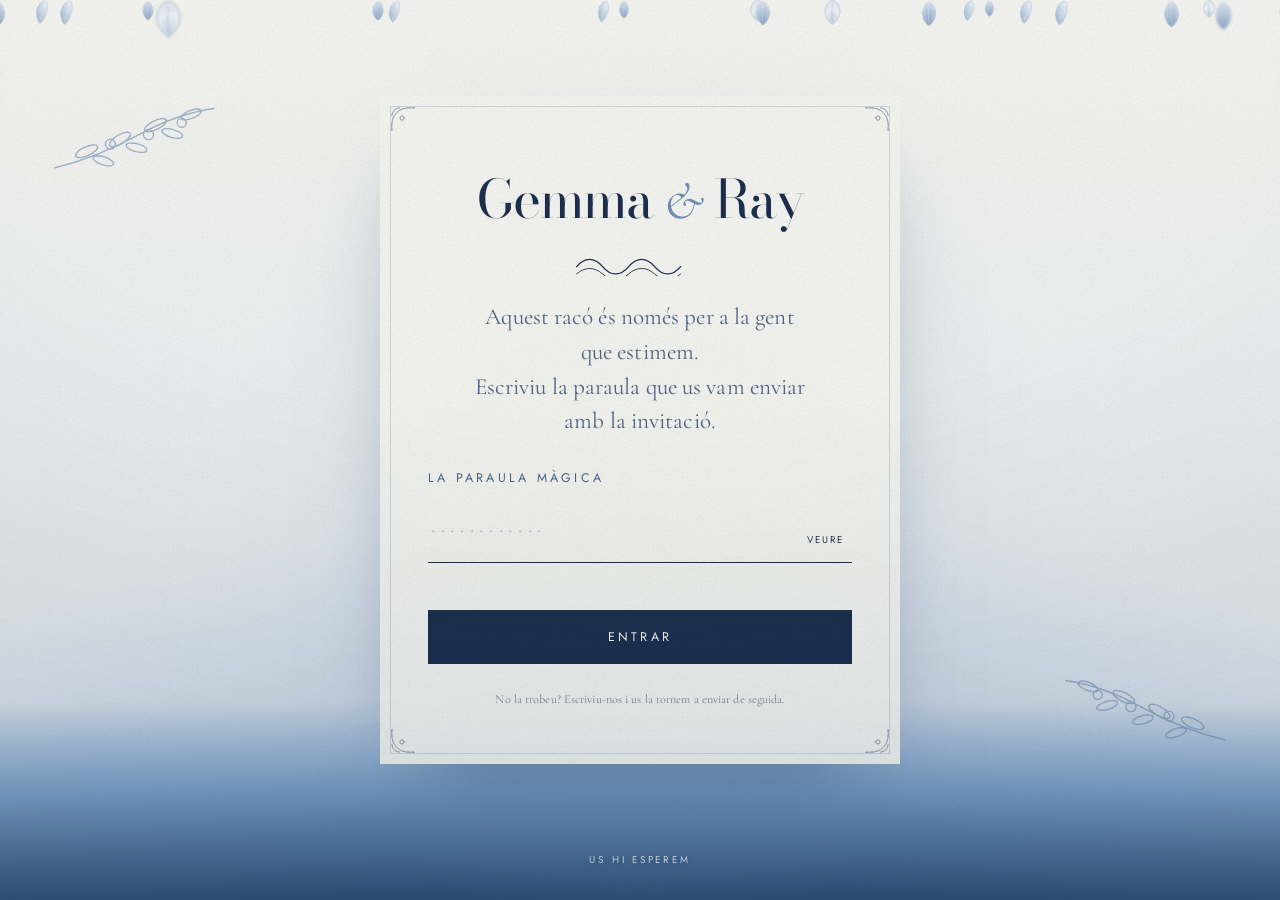
<file: index.html>
<!DOCTYPE html>
<html lang="ca">
<head>
<meta charset="utf-8">
<meta name="viewport" content="width=device-width, initial-scale=1, viewport-fit=cover">
<title>Gemma &amp; Ray</title>

<meta name="description" content="Entrada privada.">
<meta name="theme-color" content="#1b2f4e">
<!-- El web és de colors clars: que el navegador no l'enfosqueixi pel seu compte -->
<meta name="color-scheme" content="light">

<!-- Aquesta pàgina no ha de sortir als cercadors -->
<meta name="robots" content="noindex, nofollow, noarchive">

<link rel="icon" href="./assets/icons/favicon.svg" type="image/svg+xml">
<link rel="apple-touch-icon" href="./assets/icons/favicon.svg">

<!-- ========================================
     SI JA HAN ENTRAT ABANS
     Els enviem directament al web, sense fer-los escriure res.
     Va aquí dalt perquè el salt sigui immediat.
     ======================================== -->
<script>
  (function () {
    try {
      if (localStorage.getItem("gr-entrada") === "oberta") {
        location.replace("./casament.html");
      }
    } catch (e) { /* sense emmagatzematge: demanem la paraula */ }
  })();
</script>

<!-- Tipografies -->
<link rel="preconnect" href="https://fonts.googleapis.com">
<link rel="preconnect" href="https://fonts.gstatic.com" crossorigin>
<link href="https://fonts.googleapis.com/css2?family=Bodoni+Moda:ital,opsz,wght@0,6..96,400;1,6..96,400&family=Cormorant+Garamond:ital,wght@0,300;0,400;1,300&family=Jost:wght@300;400&display=swap" rel="stylesheet">

<link rel="stylesheet" href="./styles.css">
</head>

<body class="login-body">

<!-- Textures -->
<div class="grain" aria-hidden="true"></div>
<div class="vignette" aria-hidden="true"></div>

<!-- Il·lustracions de tinta que necessita aquesta pàgina -->
<svg width="0" height="0" style="position:absolute" aria-hidden="true" focusable="false">
<defs>
  <symbol id="i-olive" viewBox="0 0 140 64">
    <path class="ink" d="M3 58C28 52 52 42 74 30 94 19 116 11 137 8"/>
    <ellipse class="ink" cx="30" cy="44" rx="10" ry="3.8" transform="rotate(-24 30 44)"/>
    <ellipse class="ink" cx="44" cy="52" rx="9" ry="3.4" transform="rotate(18 44 52)"/>
    <ellipse class="ink" cx="58" cy="34" rx="10" ry="3.8" transform="rotate(-30 58 34)"/>
    <ellipse class="ink" cx="72" cy="41" rx="9" ry="3.4" transform="rotate(14 72 41)"/>
    <ellipse class="ink" cx="88" cy="22" rx="10" ry="3.8" transform="rotate(-26 88 22)"/>
    <ellipse class="ink" cx="102" cy="29" rx="9" ry="3.4" transform="rotate(16 102 29)"/>
    <ellipse class="ink" cx="118" cy="13" rx="9" ry="3.4" transform="rotate(-22 118 13)"/>
    <circle class="ink" cx="50" cy="38" r="4.2"/>
    <circle class="ink" cx="82" cy="30" r="4.2"/>
    <circle class="ink" cx="110" cy="20" r="3.8"/>
  </symbol>
  <symbol id="i-wave" viewBox="0 0 160 30">
    <path class="ink" d="M2 18c10-12 22-12 32 0s22 12 32 0 22-12 32 0 22 12 32 0"/>
    <path class="ink ink-thin" d="M2 27c10-9 22-9 32 0s22 9 32 0 22-9 32 0 22 9 32 0"/>
  </symbol>
  <symbol id="i-corner" viewBox="0 0 80 80">
    <path class="ink ink-thin" d="M2 40A38 38 0 0 1 40 2"/>
    <path class="ink ink-thin" d="M2 20A18 18 0 0 1 20 2"/>
    <circle class="ink ink-thin" cx="26" cy="26" r="5"/>
    <path class="ink ink-thin" d="M40 2h14M2 40v14"/>
    <circle class="ink-fill" cx="54" cy="2" r="1.8"/>
    <circle class="ink-fill" cx="2" cy="54" r="1.8"/>
  </symbol>
</defs>
</svg>

<!-- ========================================
     PÀGINA D'ENTRADA
     EDIT HERE: per canviar la contrasenya, vegeu login.js
     ======================================== -->
<main class="login" id="login">
  <div class="login__sea" aria-hidden="true"></div>
  <div class="login__glow" aria-hidden="true"></div>

  <svg class="login__deco login__deco--l float-slow" viewBox="0 0 140 64" aria-hidden="true"><use href="#i-olive"></use></svg>
  <svg class="login__deco login__deco--r float-slower" viewBox="0 0 140 64" aria-hidden="true"><use href="#i-olive"></use></svg>

  <div class="login__card" id="loginCard">
    <div class="login__frame" aria-hidden="true">
      <svg class="login__corner login__corner--tl" viewBox="0 0 80 80"><use href="#i-corner"></use></svg>
      <svg class="login__corner login__corner--tr" viewBox="0 0 80 80"><use href="#i-corner"></use></svg>
      <svg class="login__corner login__corner--bl" viewBox="0 0 80 80"><use href="#i-corner"></use></svg>
      <svg class="login__corner login__corner--br" viewBox="0 0 80 80"><use href="#i-corner"></use></svg>
    </div>

    <!-- Ni el lloc ni la data: qui no tingui la paraula no ha de saber res -->
    <h1 class="login__names">Gemma <i class="amp">&amp;</i> Ray</h1>

    <svg class="login__rule draw" viewBox="0 0 160 30" aria-hidden="true"><use href="#i-wave"></use></svg>

    <p class="login__lede">
      Aquest racó és només per a la gent que estimem.<br>
      Escriviu la paraula que us vam enviar amb la invitació.
    </p>

    <form class="login__form" id="loginForm" novalidate>
      <div class="login__field">
        <label class="login__label" for="loginPass">La paraula màgica</label>
        <input class="login__input" type="password" id="loginPass" name="loginPass"
               autocomplete="current-password" autocapitalize="none"
               autocorrect="off" spellcheck="false" required
               placeholder="············" aria-describedby="loginError">
        <button class="login__peek" type="button" id="loginPeek"
                aria-pressed="false" aria-label="Mostrar la contrasenya">veure</button>
      </div>

      <p class="login__error" id="loginError" role="alert" aria-live="assertive"></p>

      <button class="btn btn--solid login__submit" type="submit" id="loginSubmit">Entrar</button>
    </form>

    <p class="login__help">
      No la trobeu? Escriviu-nos i us la tornem a enviar de seguida.
    </p>
  </div>

  <p class="login__foot">Us hi esperem</p>
</main>

<!-- Pètals i fulles que baixen molt de tant en tant -->
<div class="drift" id="drift" aria-hidden="true"></div>

<script src="./login.js"></script>
<script src="./drift.js" defer></script>
</body>
</html>
</file>
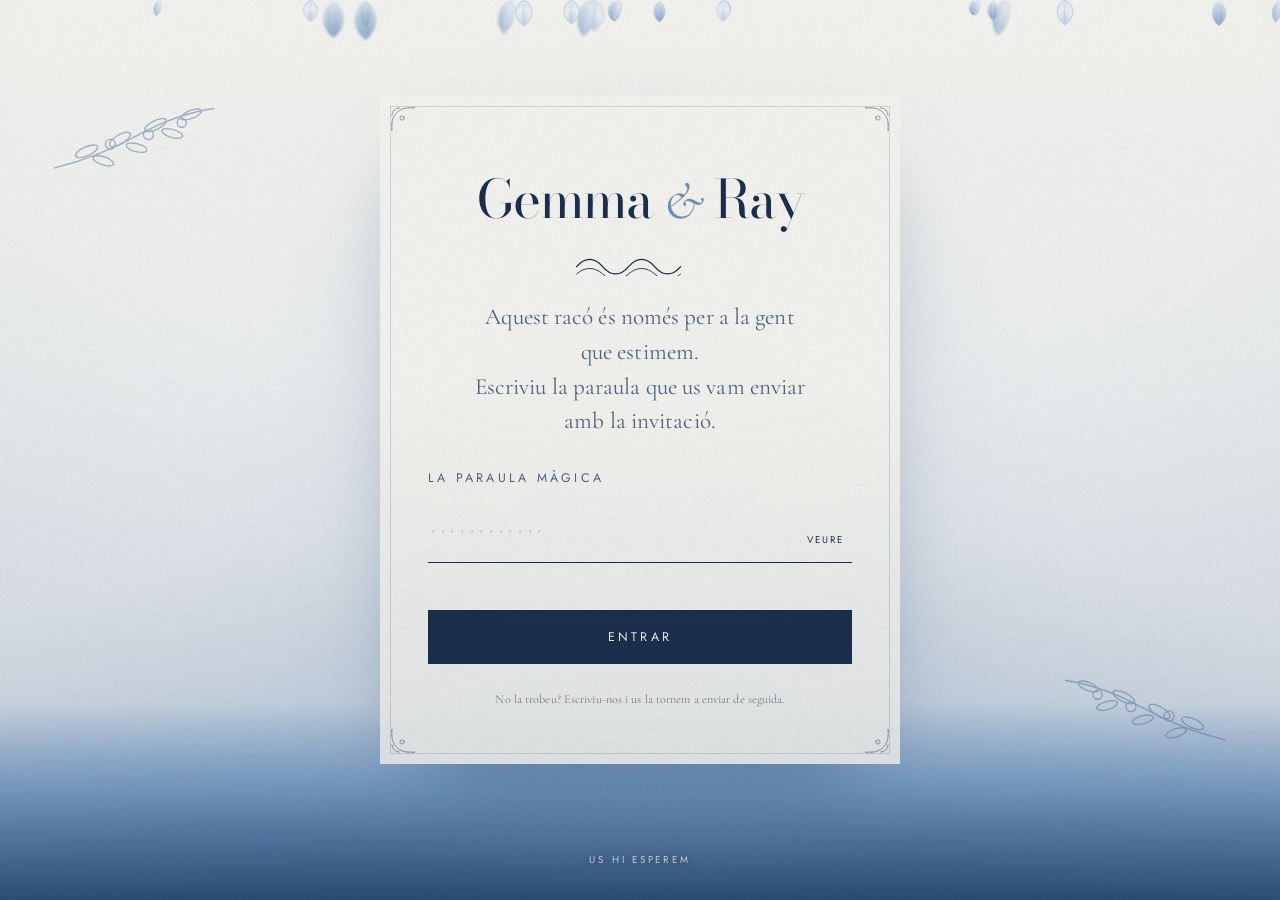
<file: casament.html>
<!DOCTYPE html>
<html lang="ca">
<head>
<meta charset="utf-8">
<meta name="viewport" content="width=device-width, initial-scale=1, viewport-fit=cover">
<title>Gemma &amp; Ray · 14 de maig de 2027 · El Convent de Blanes</title>

<!-- EDIT HERE: descripció per a WhatsApp, Instagram i Google -->
<meta name="description" content="Gemma i Ray es casen el 14 de maig de 2027 a El Convent de Blanes, Costa Brava. Tota la informació del dia: horaris, com arribar-hi, allotjament i confirmació d'assistència.">
<meta name="theme-color" content="#1b2f4e">
<!-- El web és de colors clars: que el navegador no l'enfosqueixi pel seu compte -->
<meta name="color-scheme" content="light">
<meta name="author" content="Gemma &amp; Ray">

<!-- El web no ha de sortir a Google. Important: la porta d'entrada amaga el
     contingut amb CSS, però el text continua sent al codi de la pàgina, així
     que sense aquesta línia els cercadors sí que el podrien indexar.
     EDIT HERE: esborreu aquesta línia si algun dia voleu que sigui públic. -->
<meta name="robots" content="noindex, nofollow, noarchive">

<!-- Xarxes socials -->
<meta property="og:type" content="website">
<meta property="og:locale" content="ca_ES">
<meta property="og:title" content="Gemma &amp; Ray · 14 · 05 · 2027">
<meta property="og:description" content="Ens casem a El Convent de Blanes. Veniu?">
<!-- EDIT HERE: quan tingueu una foto, poseu-la a assets/images/og.jpg -->
<meta property="og:image" content="./assets/images/og.jpg">
<meta name="twitter:card" content="summary_large_image">

<link rel="canonical" href="./">
<link rel="icon" href="./assets/icons/favicon.svg" type="image/svg+xml">
<link rel="apple-touch-icon" href="./assets/icons/favicon.svg">

<!-- Tipografies -->
<link rel="preconnect" href="https://fonts.googleapis.com">
<link rel="preconnect" href="https://fonts.gstatic.com" crossorigin>
<link href="https://fonts.googleapis.com/css2?family=Bodoni+Moda:ital,opsz,wght@0,6..96,400;0,6..96,500;1,6..96,400&family=Cormorant+Garamond:ital,wght@0,300;0,400;0,500;1,300;1,400&family=Jost:wght@200;300;400;500&family=Italianno&family=Mrs+Saint+Delafield&display=swap" rel="stylesheet">


<!-- ========================================
     GUARDA
     Si no s'ha passat per la pàgina d'entrada, hi tornem.
     Ha d'anar aquí, abans de pintar res, per no ensenyar el web ni un instant.
     ======================================== -->
<script>
  (function () {
    var ok = false;
    try { ok = localStorage.getItem("gr-entrada") === "oberta"; } catch (e) { ok = false; }
    // Navegadors que no deixen guardar res: login.js ho diu per la sessió o per l'adreça
    if (!ok) { try { ok = sessionStorage.getItem("gr-entrada") === "oberta"; } catch (e) { ok = false; } }
    if (!ok) ok = /[?&]entrada=oberta\b/.test(location.search);
    if (!ok) location.replace("./index.html");
  })();

  /* Els noms de la portada van en Italianno. Fins que no arriba, el navegador
     els pinta amb una lletra de reserva molt més ampla i es veu un salt.
     Els amaguem fins que la font és a punt (o 1,5 s com a molt). */
  (function () {
    var root = document.documentElement;
    if (!document.fonts || !document.fonts.load) return;
    root.classList.add("fonts-wait");
    var done = function () { root.classList.remove("fonts-wait"); };
    Promise.all([
      document.fonts.load('1em "Italianno"', "Gemma Raymond"),
      document.fonts.load('italic 300 1em "Cormorant Garamond"', "&")
    ]).then(done, done);
    setTimeout(done, 1500);
  })();

  /* El sobre de l'entrada: només el primer cop, i mai a qui té el moviment
     reduït. Afegint ?sobre a l'adreça es torna a veure (per provar-lo). */
  (function () {
    if (window.matchMedia("(prefers-reduced-motion: reduce)").matches) return;
    var seen = false;
    try { seen = localStorage.getItem("gr-sobre") === "obert"; } catch (e) { seen = true; }
    if (!seen || /[?&]sobre\b/.test(location.search)) {
      document.documentElement.classList.add("has-envelope");
      // Sense script.js el sobre no es podria obrir: no ha de tapar mai el web
      setTimeout(function () {
        if (!window.__grEnvelope) document.documentElement.classList.remove("has-envelope");
      }, 5000);
    }
  })();

  /* Els noms s'escriuen amb tinta (script.js ho engega). Fins aleshores,
     "write-pending" els té amagats. Per si script.js no arribés a
     carregar, als 4 s els tornem a ensenyar tal qual: mai no s'han de
     quedar invisibles. */
  (function () {
    if (window.matchMedia("(prefers-reduced-motion: reduce)").matches) return;
    var root = document.documentElement;
    root.classList.add("write-pending");
    setTimeout(function () {
      if (!window.__grInk) root.classList.remove("write-pending");
    }, 4000);
  })();
</script>

<link rel="stylesheet" href="./styles.css">

</head>

<body>

<a class="skip-link" href="#contingut">Salta al contingut</a>

<!-- Textures globals -->
<div class="grain" aria-hidden="true"></div>
<div class="vignette" aria-hidden="true"></div>

<!-- Cursor personalitzat (només escriptori) -->
<div class="cursor" id="cursor" aria-hidden="true">
  <div class="cursor__ring"><span class="cursor__label" id="cursorLabel"></span></div>
  <div class="cursor__dot"></div>
</div>

<!-- Barra de progrés de lectura -->
<div class="progress" aria-hidden="true"><div class="progress__bar" id="progressBar"></div></div>

<!-- Sol que baixa a mesura que avancem pel dia -->
<div class="sun-track" id="sunTrack" aria-hidden="true">
  <div class="sun-track__body" id="sunBody"><span class="sun-track__time" id="sunTime">17.00</span></div>
</div>

<!-- ========================================
     SPRITE D'IL·LUSTRACIONS DE TINTA
     Totes les il·lustracions del web viuen aquí.
     S'hi fa referència amb un element "use" que apunta a l'identificador
     de cada símbol (per exemple, #i-olive).
     ======================================== -->
<svg width="0" height="0" style="position:absolute" aria-hidden="true" focusable="false">
<defs>

<symbol id="i-olive" viewBox="0 0 140 64">
  <path class="ink" d="M3 58C28 52 52 42 74 30 94 19 116 11 137 8"/>
  <ellipse class="ink" cx="30" cy="44" rx="10" ry="3.8" transform="rotate(-24 30 44)"/>
  <ellipse class="ink" cx="44" cy="52" rx="9" ry="3.4" transform="rotate(18 44 52)"/>
  <ellipse class="ink" cx="58" cy="34" rx="10" ry="3.8" transform="rotate(-30 58 34)"/>
  <ellipse class="ink" cx="72" cy="41" rx="9" ry="3.4" transform="rotate(14 72 41)"/>
  <ellipse class="ink" cx="88" cy="22" rx="10" ry="3.8" transform="rotate(-26 88 22)"/>
  <ellipse class="ink" cx="102" cy="29" rx="9" ry="3.4" transform="rotate(16 102 29)"/>
  <ellipse class="ink" cx="118" cy="13" rx="9" ry="3.4" transform="rotate(-22 118 13)"/>
  <circle class="ink" cx="50" cy="38" r="4.2"/>
  <circle class="ink" cx="82" cy="30" r="4.2"/>
  <circle class="ink" cx="110" cy="20" r="3.8"/>
</symbol>

<symbol id="i-lemon" viewBox="0 0 120 90">
  <path class="ink" d="M6 8C26 18 44 34 58 54c8 12 14 22 16 30"/>
  <ellipse class="ink" cx="34" cy="26" rx="12" ry="5" transform="rotate(28 34 26)"/>
  <ellipse class="ink" cx="52" cy="44" rx="12" ry="5" transform="rotate(34 52 44)"/>
  <ellipse class="ink" cx="88" cy="42" rx="15" ry="19" transform="rotate(-16 88 42)"/>
  <path class="ink ink-thin" d="M96 24c3-4 4-6 4-8"/>
  <ellipse class="ink" cx="66" cy="70" rx="12" ry="15" transform="rotate(12 66 70)"/>
  <path class="ink ink-thin" d="M60 56c-1-4-1-6 0-8"/>
</symbol>

<symbol id="i-bloom" viewBox="0 0 100 100">
  <path class="ink" d="M50 50c-6-14-2-26 8-30 8-3 14 4 12 14-2 8-10 14-20 16Z"/>
  <path class="ink" d="M50 50c12-9 24-8 29 1 4 8-3 14-13 12-8-2-14-8-16-13Z"/>
  <path class="ink" d="M50 50c9 12 8 24-1 29-8 4-14-3-12-13 2-8 8-14 13-16Z"/>
  <path class="ink" d="M50 50c-14 6-26 2-30-8-3-8 4-14 14-12 8 2 14 10 16 20Z"/>
  <circle class="ink" cx="50" cy="50" r="4"/>
  <path class="ink ink-thin" d="M50 66c-4 12-14 22-28 28"/>
</symbol>

<symbol id="i-wave" viewBox="0 0 160 30">
  <path class="ink" d="M2 18c10-12 22-12 32 0s22 12 32 0 22-12 32 0 22 12 32 0"/>
  <path class="ink ink-thin" d="M2 27c10-9 22-9 32 0s22 9 32 0 22-9 32 0 22 9 32 0"/>
</symbol>

<symbol id="i-sun" viewBox="0 0 100 100">
  <circle class="ink" cx="50" cy="50" r="20"/>
  <path class="ink" d="M50 6v12M50 82v12M6 50h12M82 50h12M19 19l8 8M73 73l8 8M81 19l-8 8M27 73l-8 8"/>
</symbol>

<symbol id="i-arch" viewBox="0 0 90 110">
  <path class="ink" d="M10 106V48a35 35 0 0 1 70 0v58"/>
  <path class="ink ink-thin" d="M20 106V49a25 25 0 0 1 50 0v57"/>
  <path class="ink" d="M2 106h86"/>
  <circle class="ink ink-thin" cx="45" cy="40" r="5"/>
</symbol>

<symbol id="i-bell" viewBox="0 0 100 100">
  <path class="ink" d="M22 74c0-8 6-12 6-26 0-14 8-24 22-24s22 10 22 24c0 14 6 18 6 26Z"/>
  <path class="ink" d="M14 74h72"/>
  <path class="ink" d="M44 82a6 6 0 0 0 12 0"/>
  <path class="ink ink-thin" d="M50 24v-8"/>
</symbol>

<symbol id="i-coupe" viewBox="0 0 70 100">
  <path class="ink" d="M10 20h50c0 20-11 32-25 32S10 40 10 20Z"/>
  <path class="ink" d="M35 52v30M20 86h30"/>
  <path class="ink ink-thin" d="M22 12c2 4 2 6 0 8M35 8c2 5 2 8 0 12M48 12c2 4 2 6 0 8"/>
</symbol>

<symbol id="i-cocktail" viewBox="0 0 80 100">
  <path class="ink" d="M8 20h64L40 56Z"/>
  <path class="ink" d="M40 56v30M24 88h32"/>
  <path class="ink ink-thin" d="M56 18 72 6"/>
  <circle class="ink" cx="60" cy="30" r="6"/>
</symbol>

<symbol id="i-bread" viewBox="0 0 110 80">
  <path class="ink" d="M8 54c0-18 20-32 47-32s47 14 47 32c0 8-6 12-14 12H22c-8 0-14-4-14-12Z"/>
  <path class="ink ink-thin" d="M30 44c6-6 14-8 22-6M60 36c8 0 14 3 18 8"/>
  <circle class="ink" cx="46" cy="52" r="7"/>
  <path class="ink ink-thin" d="M46 45v-4"/>
</symbol>

<symbol id="i-olives" viewBox="0 0 100 80">
  <path class="ink" d="M14 34h72c0 20-16 34-36 34S14 54 14 34Z"/>
  <path class="ink" d="M6 34h88"/>
  <ellipse class="ink" cx="38" cy="22" rx="8" ry="10"/>
  <ellipse class="ink" cx="58" cy="24" rx="7" ry="9"/>
  <path class="ink ink-thin" d="M38 12V6M58 15V9"/>
</symbol>

<symbol id="i-fish" viewBox="0 0 130 70">
  <path class="ink" d="M100 35c0 14-22 26-46 26S12 49 12 35 34 9 54 9s46 12 46 26Z"/>
  <path class="ink" d="M100 35l24-18v36Z"/>
  <circle class="ink-fill" cx="34" cy="28" r="3"/>
  <path class="ink ink-thin" d="M56 14c6 8 6 34 0 42M74 18c5 7 5 27 0 34"/>
</symbol>

<symbol id="i-boat" viewBox="0 0 110 110">
  <path class="ink" d="M12 82h86l-14 20H26Z"/>
  <path class="ink" d="M54 78V10"/>
  <path class="ink" d="M58 74V18l34 56Z"/>
  <path class="ink" d="M50 74V26L20 74Z"/>
  <path class="ink ink-thin" d="M4 96c8-5 14-5 22 0M84 96c8-5 14-5 22 0"/>
</symbol>

<symbol id="i-parasol" viewBox="0 0 110 110">
  <path class="ink" d="M8 56a47 47 0 0 1 94 0Z"/>
  <path class="ink ink-thin" d="M8 56c8-8 16-8 24 0s16 8 24 0 16-8 24 0 16 8 22 0"/>
  <path class="ink" d="M55 56v46M55 102c8 0 10-4 10-8"/>
</symbol>

<symbol id="i-bus" viewBox="0 0 150 80">
  <path class="ink" d="M8 20a8 8 0 0 1 8-8h108l18 22v26a6 6 0 0 1-6 6H14a6 6 0 0 1-6-6Z"/>
  <path class="ink" d="M20 24h34v20H20ZM64 24h34v20H64ZM108 24h18l12 16v4h-30Z"/>
  <circle class="ink" cx="38" cy="70" r="9"/>
  <circle class="ink" cx="112" cy="70" r="9"/>
  <path class="ink ink-thin" d="M8 60h6M136 60h6"/>
</symbol>

<symbol id="i-car" viewBox="0 0 140 80">
  <path class="ink" d="M10 58V44l14-24a8 8 0 0 1 7-4h56a8 8 0 0 1 6 3l18 25 19 5v9a4 4 0 0 1-4 4"/>
  <path class="ink" d="M10 58h116"/>
  <path class="ink ink-thin" d="M32 40h32V20M72 20h18l14 20H72Z"/>
  <circle class="ink" cx="40" cy="60" r="10"/>
  <circle class="ink" cx="102" cy="60" r="10"/>
</symbol>

<symbol id="i-train" viewBox="0 0 120 90">
  <path class="ink" d="M24 8h72a14 14 0 0 1 14 14v40a10 10 0 0 1-10 10H20a10 10 0 0 1-10-10V22A14 14 0 0 1 24 8Z"/>
  <path class="ink" d="M18 24h84v22H18Z"/>
  <circle class="ink" cx="34" cy="58" r="5"/>
  <circle class="ink" cx="86" cy="58" r="5"/>
  <path class="ink ink-thin" d="M24 72 12 86M96 72l12 14M4 82h112"/>
</symbol>

<symbol id="i-taxi" viewBox="0 0 140 90">
  <path class="ink" d="M12 64V48l14-22a8 8 0 0 1 7-4h54a8 8 0 0 1 6 3l17 23 18 5v11"/>
  <path class="ink" d="M12 64h116"/>
  <path class="ink ink-thin" d="M34 44h30V22M70 22h16l13 22H70Z"/>
  <circle class="ink" cx="42" cy="66" r="10"/>
  <circle class="ink" cx="100" cy="66" r="10"/>
  <path class="ink" d="M56 14h28v8H56Z"/>
</symbol>

<symbol id="i-parking" viewBox="0 0 100 100">
  <rect class="ink" x="12" y="12" width="76" height="76" rx="10"/>
  <path class="ink" d="M38 74V30h16a13 13 0 0 1 0 26H38"/>
</symbol>

<symbol id="i-bed" viewBox="0 0 130 80">
  <path class="ink" d="M10 66V20M10 40h110v26M120 66v-8"/>
  <path class="ink" d="M10 66h112"/>
  <path class="ink" d="M30 40V28a6 6 0 0 1 6-6h20a6 6 0 0 1 6 6v12"/>
  <path class="ink ink-thin" d="M20 72v6M112 72v6"/>
</symbol>

<symbol id="i-ring" viewBox="0 0 110 80">
  <circle class="ink" cx="38" cy="46" r="26"/>
  <circle class="ink" cx="72" cy="46" r="26"/>
  <path class="ink ink-thin" d="M72 20l-6-12h12Z"/>
</symbol>

<symbol id="i-candle" viewBox="0 0 60 100">
  <path class="ink" d="M20 40h20v52H20Z"/>
  <path class="ink" d="M30 40V30"/>
  <path class="ink" d="M30 8c8 8 10 14 10 18a10 10 0 0 1-20 0c0-4 2-10 10-18Z"/>
  <path class="ink ink-thin" d="M14 96h32"/>
</symbol>

<symbol id="i-disco" viewBox="0 0 100 100">
  <circle class="ink" cx="50" cy="58" r="32"/>
  <path class="ink ink-thin" d="M50 26v64M18 58h64M27 35c14 12 32 12 46 0M27 81c14-12 32-12 46 0M35 28c-8 18-8 42 0 60M65 28c8 18 8 42 0 60"/>
  <path class="ink" d="M50 26V8"/>
</symbol>

<symbol id="i-note" viewBox="0 0 80 100">
  <path class="ink" d="M32 74V16l34-8v58"/>
  <ellipse class="ink" cx="20" cy="76" rx="14" ry="10" transform="rotate(-12 20 76)"/>
  <ellipse class="ink" cx="54" cy="66" rx="14" ry="10" transform="rotate(-12 54 66)"/>
</symbol>

<symbol id="i-camera" viewBox="0 0 120 90">
  <path class="ink" d="M8 26a8 8 0 0 1 8-8h20l8-10h32l8 10h20a8 8 0 0 1 8 8v46a8 8 0 0 1-8 8H16a8 8 0 0 1-8-8Z"/>
  <circle class="ink" cx="60" cy="50" r="19"/>
  <circle class="ink ink-thin" cx="60" cy="50" r="10"/>
  <circle class="ink-fill" cx="98" cy="32" r="3"/>
</symbol>

<symbol id="i-shoe" viewBox="0 0 120 70">
  <path class="ink" d="M8 50c0-10 4-18 12-18 12 0 16 10 26 10s16-14 30-14c18 0 36 12 36 22 0 6-4 10-12 10H16c-5 0-8-4-8-10Z"/>
  <path class="ink ink-thin" d="M22 38c6 2 10 6 12 10M46 34c4 4 6 8 6 12"/>
</symbol>

<symbol id="i-pin" viewBox="0 0 70 100">
  <path class="ink" d="M35 94S8 60 8 40a27 27 0 0 1 54 0c0 20-27 54-27 54Z"/>
  <circle class="ink" cx="35" cy="38" r="11"/>
</symbol>

<symbol id="i-heart" viewBox="0 0 100 90">
  <path class="ink" d="M50 82S8 56 8 32A22 22 0 0 1 50 22 22 22 0 0 1 92 32c0 24-42 50-42 50Z"/>
</symbol>

<symbol id="i-arrow-r" viewBox="0 0 60 24">
  <path class="ink" d="M2 12h54M44 2l12 10-12 10"/>
</symbol>

<symbol id="i-arrow-l" viewBox="0 0 60 24">
  <path class="ink" d="M58 12H4M16 2 4 12l12 10"/>
</symbol>

<symbol id="i-speaker-off" viewBox="0 0 28 24">
  <path class="ink" d="M3 9h4l6-5v16l-6-5H3z"/>
  <path class="ink" d="M18 9l7 6M25 9l-7 6"/>
</symbol>


<symbol id="i-arrow-up" viewBox="0 0 24 60">
  <path class="ink" d="M12 58V4M2 16 12 4l10 12"/>
</symbol>

<symbol id="i-close" viewBox="0 0 24 24">
  <path class="ink" d="M4 4l16 16M20 4 4 20"/>
</symbol>

<symbol id="i-check" viewBox="0 0 100 100">
  <circle class="ink" cx="50" cy="50" r="42"/>
  <path class="ink" d="M30 52l14 14 28-32"/>
</symbol>

<symbol id="i-scribble-arrow" viewBox="0 0 90 60">
  <path class="ink ink-thin" d="M4 6c22 2 42 14 52 34"/>
  <path class="ink ink-thin" d="M44 42l14-2M56 40l2-14"/>
</symbol>

<symbol id="i-corner" viewBox="0 0 80 80">
  <path class="ink ink-thin" d="M2 40A38 38 0 0 1 40 2"/>
  <path class="ink ink-thin" d="M2 20A18 18 0 0 1 20 2"/>
  <circle class="ink ink-thin" cx="26" cy="26" r="5"/>
  <path class="ink ink-thin" d="M40 2h14M2 40v14"/>
  <circle class="ink-fill" cx="54" cy="2" r="1.8"/>
  <circle class="ink-fill" cx="2" cy="54" r="1.8"/>
</symbol>

<symbol id="i-thermo" viewBox="0 0 40 100">
  <path class="ink" d="M14 62V16a6 6 0 0 1 12 0v46a14 14 0 1 1-12 0Z"/>
  <path class="ink ink-thin" d="M20 70V34M30 26h-4M30 38h-4M30 50h-4"/>
</symbol>

<symbol id="i-drop" viewBox="0 0 60 90">
  <path class="ink" d="M30 8C18 28 8 42 8 56a22 22 0 0 0 44 0C52 42 42 28 30 8Z"/>
  <path class="ink ink-thin" d="M20 58a10 10 0 0 0 8 10"/>
</symbol>

<symbol id="i-cloud" viewBox="0 0 100 70">
  <path class="ink" d="M26 58a18 18 0 0 1 2-36 24 24 0 0 1 45 6 16 16 0 0 1-3 30Z"/>
</symbol>

<symbol id="i-sea-level" viewBox="0 0 100 70">
  <path class="ink" d="M6 26c9-9 18-9 27 0s18 9 27 0 18-9 27 0"/>
  <path class="ink ink-thin" d="M6 44c9-9 18-9 27 0s18 9 27 0 18-9 27 0"/>
  <path class="ink ink-thin" d="M6 60c9-9 18-9 27 0s18 9 27 0 18-9 27 0"/>
</symbol>

<symbol id="i-gift" viewBox="0 0 100 100">
  <path class="ink" d="M12 40h76v50H12Z"/>
  <path class="ink" d="M6 26h88v14H6ZM50 26v64"/>
  <path class="ink" d="M50 26S40 6 28 10s0 16 22 16ZM50 26s10-20 22-16 0 16-22 16Z"/>
</symbol>

<symbol id="i-plane" viewBox="0 0 110 90">
  <path class="ink" d="M6 52 96 12l-24 42 10 30-18-18-24 12 6-22Z"/>
</symbol>

<symbol id="i-tile-motif" viewBox="0 0 100 100">
  <path class="ink ink-thin" d="M50 6 74 26 50 50 26 26Z"/>
  <path class="ink ink-thin" d="M50 50 74 74 50 94 26 74Z"/>
  <path class="ink ink-thin" d="M6 50 26 26l24 24-24 24Z"/>
  <path class="ink ink-thin" d="M94 50 74 26 50 50l24 24Z"/>
  <circle class="ink ink-thin" cx="50" cy="50" r="9"/>
</symbol>

<symbol id="i-hands" viewBox="0 0 120 90">
  <path class="ink" d="M8 62c10-6 20-16 26-26 4-6 10-6 12 0 3 8-2 14-6 20"/>
  <path class="ink" d="M112 62c-10-6-20-16-26-26-4-6-10-6-12 0-3 8 2 14 6 20"/>
  <path class="ink" d="M40 56c8-4 16-4 20 4M80 56c-8-4-16-4-20 4"/>
  <path class="ink ink-thin" d="M60 66v16"/>
</symbol>

<symbol id="i-glasses-cheers" viewBox="0 0 130 100">
  <!-- copa esquerra, inclinada cap a la dreta -->
  <g transform="rotate(-14 40 60)">
    <path class="ink" d="M20 22h40c0 17-9 27-20 27S20 39 20 22Z"/>
    <path class="ink" d="M40 49v33M28 84h24"/>
  </g>
  <!-- copa dreta, inclinada cap a l'esquerra -->
  <g transform="rotate(14 92 60)">
    <path class="ink" d="M72 22h40c0 17-9 27-20 27S72 39 72 22Z"/>
    <path class="ink" d="M92 49v33M80 84h24"/>
  </g>
  <!-- espurnes del brindis -->
  <path class="ink ink-thin" d="M66 12v-9M55 16l-6-7M77 16l6-7"/>
</symbol>

<!-- Segell de lacre blau amb el monograma, per al sobre de l'entrada -->
<radialGradient id="seal-wax" cx="38%" cy="32%" r="75%">
  <stop offset="0" stop-color="#6787b5"/>
  <stop offset=".45" stop-color="#2f4b78"/>
  <stop offset="1" stop-color="#16263f"/>
</radialGradient>
<radialGradient id="seal-press" cx="50%" cy="45%" r="60%">
  <stop offset="0" stop-color="#2a446d"/>
  <stop offset="1" stop-color="#1d3253"/>
</radialGradient>
<filter id="seal-soft" x="-20%" y="-20%" width="140%" height="140%"><feGaussianBlur stdDeviation="2.4"/></filter>
<symbol id="i-seal" viewBox="0 0 100 100">
  <!-- el lacre, irregular com quan s'aboca -->
  <path fill="url(#seal-wax)" d="M50 3C62 2 70 8 78 10c10 3 15 14 17 23 4 11 2 22 1 30-2 11-8 20-17 26-9 7-20 9-29 8-11 1-21-2-29-8C12 83 6 73 4 63 1 52 3 41 6 32c3-10 10-19 20-23 8-4 16-5 24-6Z"/>
  <!-- la part premuda pel segell -->
  <circle cx="50" cy="51" r="31" fill="url(#seal-press)"/>
  <circle cx="50" cy="51" r="31" fill="none" stroke="#7d9bc4" stroke-opacity=".45" stroke-width="1"/>
  <circle cx="50" cy="51" r="27.5" fill="none" stroke="#7d9bc4" stroke-opacity=".25" stroke-width=".6" stroke-dasharray="1.2 2.2"/>
  <!-- monograma en relleu: una ombra fosca i la lletra clara a sobre -->
  <text x="50.8" y="60.6" text-anchor="middle" font-family="Cormorant Garamond, Garamond, serif" font-style="italic" font-size="27" fill="#0e1b30" fill-opacity=".7">G&amp;R</text>
  <text x="50" y="59.6" text-anchor="middle" font-family="Cormorant Garamond, Garamond, serif" font-style="italic" font-size="27" fill="#b9cce2">G&amp;R</text>
  <!-- la lluentor del lacre -->
  <ellipse cx="34" cy="24" rx="15" ry="7" transform="rotate(-28 34 24)" fill="#fff" opacity=".22" filter="url(#seal-soft)"/>
</symbol>

</defs>
</svg>

<!-- ========================================
     EL SOBRE
     Només la primera vegada que un convidat entra: un sobre tancat amb un
     segell de lacre. En trencar el segell s'obre, en surt el Save the Date
     i dona pas al web. Es pot saltar. Ho governa script.js (safe "envelope")
     i la decisió de mostrar-lo es pren al <head> (classe has-envelope).
     ======================================== -->
<div class="envelope" id="envelope" role="dialog" aria-modal="true" aria-labelledby="envelopeHint">
  <div class="envelope__stage">
    <div class="env" id="env">
      <div class="env__back"></div>
      <div class="env__letter-clip">
        <div class="env__letter"><img src="assets/images/save-the-date.jpg" alt="" width="933" height="1400"></div>
      </div>
      <div class="env__pocket"><div class="env__pocket-face"><span class="env__note">Blanes, 14 de maig de 2027</span></div></div>
      <div class="env__flap">
        <div class="env__flap-face env__flap-face--out"></div>
        <div class="env__flap-face env__flap-face--in"></div>
      </div>
      <button class="env__seal" id="envSeal" type="button" aria-label="Trencar el segell i obrir la invitació">
        <svg class="env__seal-half env__seal-half--l" viewBox="0 0 100 100" aria-hidden="true"><use href="#i-seal"></use></svg>
        <svg class="env__seal-half env__seal-half--r" viewBox="0 0 100 100" aria-hidden="true"><use href="#i-seal"></use></svg>
      </button>
    </div>
    <p class="envelope__hint" id="envelopeHint">Toqueu el segell per obrir la invitació</p>
  </div>
  <button class="envelope__skip" id="envSkip" type="button">Entrar sense obrir</button>
</div>

<!-- ========================================
     NAVEGACIÓ
     ======================================== -->
<header class="nav" id="nav">
  <a class="nav__brand" href="#inici" aria-label="Gemma i Ray, tornar a l'inici">
    <span>G <i class="amp">&amp;</i> R</span>
  </a>

  <nav class="nav__links" aria-label="Navegació principal">
    <a class="nav__link" href="#inici">Inici</a>
    <a class="nav__link" href="#historia">Història</a>
    <a class="nav__link" href="#el-dia">El dia</a>
    <a class="nav__link" href="#el-lloc">El lloc</a>
    <a class="nav__link" href="#com-arribar">Informació</a>
    <a class="nav__link" href="#allotjament">Allotjament</a>
    <a class="nav__link" href="#faq">FAQ</a>
    <a class="nav__link" href="#rsvp">RSVP</a>
  </nav>

  <div class="nav__right">
    <!-- La música: sempre comença apagada -->
    <button class="burger" id="burger" type="button" aria-expanded="false" aria-controls="menu" aria-label="Obrir el menú">
      <span></span><span></span><span></span>
    </button>
  </div>
</header>

<!-- Menú a pantalla completa -->
<div class="menu" id="menu" hidden>
  <div class="menu__inner">
    <nav aria-label="Menú complet">
      <ul class="menu__list">
        <li class="menu__item" style="--i:0"><a href="#inici"><em>01</em> Inici</a></li>
        <li class="menu__item" style="--i:1"><a href="#historia"><em>02</em> La nostra història</a></li>
        <li class="menu__item" style="--i:2"><a href="#el-dia"><em>03</em> El dia</a></li>
        <li class="menu__item" style="--i:3"><a href="#el-lloc"><em>04</em> El lloc</a></li>
        <li class="menu__item" style="--i:4"><a href="#com-arribar"><em>05</em> Com arribar-hi</a></li>
        <li class="menu__item" style="--i:5"><a href="#allotjament"><em>06</em> On dormir</a></li>
        <li class="menu__item" style="--i:8"><a href="#faq"><em>09</em> Preguntes</a></li>
        <li class="menu__item" style="--i:9"><a href="#rsvp"><em>10</em> Confirma assistència</a></li>
      </ul>
    </nav>
    <div class="menu__aside">
      <svg class="draw draw--paper" style="width:120px" viewBox="0 0 140 64" aria-hidden="true"><use href="#i-olive"></use></svg>
      <p class="menu__meta">El Convent de Blanes<br>Divendres 14 de maig de 2027<br>17.00 h</p>
      <p class="menu__meta" style="font-family:var(--font-hand);font-size:2.4rem;line-height:.9;color:var(--sand)">Us hi esperem</p>
    </div>
  </div>
  <div class="menu__foot">
    <span>Blanes · Costa Brava</span>
    <span>#GemmaIRay</span>
    <span>14 · 05 · 2027</span>
  </div>
</div>

<main id="contingut">

<!-- ========================================
     01 · HERO
     ======================================== -->
<section class="hero" id="inici">
  <div class="hero__inner">
    <p class="hero__overline" data-reveal>
      <span>Blanes</span><i>·</i><span>Costa Brava</span>
    </p>

    <!-- EDIT HERE: els noms dels nuvis -->
    <h1 class="hero__names" id="coupleName">
      <span class="name ink-write">Gemma</span><i class="amp ink-write">&amp;</i><span class="name ink-write">Raymond</span>
    </h1>

    <p class="hero__meta" data-reveal style="--d:400">
      <span>Divendres</span><i class="dot" aria-hidden="true"></i>
      <span class="hero__date">14 · 05 · 2027</span><i class="dot" aria-hidden="true"></i>
      <span>17.00 h</span>
    </p>
    <p class="hero__venue" data-reveal style="--d:520">El Convent de Blanes</p>
  </div>

  <!-- Mar animat -->
  <div class="hero__sea" aria-hidden="true">
    <canvas id="seaCanvas"></canvas>
    <div class="hero__reflection" id="heroReflection"></div>
  </div>

  <a class="hero__scroll" href="#compte-enrere" aria-label="Baixa per veure el compte enrere">
    <span class="hero__scroll-line" aria-hidden="true"></span>
    <span>Desplaça't</span>
  </a>
</section>

<!-- ========================================
     02 · COMPTE ENRERE
     ======================================== -->
<section class="section countdown" id="compte-enrere">
  <div class="wrap">
    <div class="countdown__head">
      <h2 class="section__title" data-reveal>Compte <em>enrere</em></h2>
    </div>

    <div class="countdown__grid" id="countdown" role="timer" aria-live="off">
      <div class="cd-unit">
        <span class="cd-unit__num" data-cd="days">—</span>
        <span class="cd-unit__label">Dies</span>
      </div>
      <div class="cd-unit">
        <span class="cd-unit__num" data-cd="hours">—</span>
        <span class="cd-unit__label">Hores</span>
      </div>
      <div class="cd-unit">
        <span class="cd-unit__num" data-cd="minutes">—</span>
        <span class="cd-unit__label">Minuts</span>
      </div>
      <div class="cd-unit">
        <span class="cd-unit__num" data-cd="seconds">—</span>
        <span class="cd-unit__label">Segons</span>
      </div>
    </div>
    <p class="visually-hidden" id="countdownText"></p>

    <p class="countdown__note" data-reveal>Fins que ens direm el «sí, vull» davant del mar.</p>

    <div class="btn-row btn-row--center countdown__actions" data-reveal style="--d:150">
      <button class="btn" type="button" data-action="ics">Afegeix-ho al calendari</button>
      <a class="btn btn--ghost" href="#rsvp">Confirma assistència</a>
    </div>
  </div>

</section>

<div class="tile-strip" aria-hidden="true"></div>

<!-- ========================================
     03 · LA NOSTRA HISTÒRIA
     EDIT HERE: un capítol per cada moment.
     ======================================== -->
<section class="section story" id="historia">
  <div class="wrap">
    <header class="story__head">
      <p class="eyebrow" data-reveal>Capítol a capítol</p>
      <h2 class="section__title" data-split>La nostra <em>història</em></h2>
    </header>

    <div class="story__chapters">

      <!-- EDIT HERE: un capítol = una data, un lloc, un titular i el text.
           La foto va dins la polaroid: canvieu el src de l'<img>
           i el text a mà de sota (figcaption). Millor fotos verticals 3:4. -->
      <article class="chapter">
        <figure class="chapter__media print" data-reveal>
          <img class="print__img" src="assets/images/01-sagaro.jpg" alt="La Gemma i en Raymond fent-se un petó una nit d'estiu, entre pins i xiprers, a S'Agaró" loading="lazy" width="1050" height="1400">
          <figcaption class="print__cap">S'Agaró</figcaption>
        </figure>
        <div class="chapter__body">
          <p class="chapter__year" data-reveal>08.08.2022 · S'Agaró</p>
          <h3 class="chapter__title" data-reveal style="--d:80">On va <em>començar</em> tot</h3>
          <p class="body-copy" data-reveal style="--d:140">
            Una nit d'estiu a S'Agaró, els nostres camins es van creuar gairebé per casualitat.
            Un sopar al Villa Mas, converses, rialles i aquella sensació especial de no voler
            que la nit s'acabés. Encara no ho sabíem, però aquell vespre començava la nostra
            història. Des d'aleshores, vam compartir cada instant d'aquell estiu, sense
            imaginar que seria el primer de molts estius junts.
          </p>
        </div>
      </article>

      <article class="chapter">
        <figure class="chapter__media print" data-reveal>
          <img class="print__img" src="assets/images/02-amsterdam.jpg" alt="La Gemma i en Raymond fent-se un petó en un pont d'Amsterdam, amb bicicletes i geranis vermells" loading="lazy" width="1050" height="1400">
          <figcaption class="print__cap">Amsterdam</figcaption>
        </figure>
        <div class="chapter__body">
          <p class="chapter__year" data-reveal>2023 · Amsterdam</p>
          <h3 class="chapter__title" data-reveal style="--d:80">Allà on <em>fossis tu</em></h3>
          <p class="body-copy" data-reveal style="--d:140">
            Durant sis mesos, Barcelona i Amsterdam van ser els dos escenaris de la nostra
            història. Quilòmetres de distància, retrobaments esperats i moltes ganes de
            compartir el dia a dia. Fins que vam entendre que no importava tant el lloc,
            sinó estar junts. La Gemma va fer les maletes i vam començar una nova aventura
            a Amsterdam, la ciutat que es convertiria en la nostra primera llar i on
            començaríem a construir una vida plegats.
          </p>
        </div>
      </article>

      <article class="chapter">
        <figure class="chapter__media print" data-reveal>
          <img class="print__img" src="assets/images/03-barcelona.jpg" alt="La Gemma i en Raymond abraçats en un sopar, tots dos vestits de blanc" loading="lazy" width="1050" height="1400">
          <figcaption class="print__cap">de tornada a casa</figcaption>
        </figure>
        <div class="chapter__body">
          <p class="chapter__year" data-reveal>2024 · Barcelona</p>
          <h3 class="chapter__title" data-reveal style="--d:80">Tornar a casa, <em>junts</em></h3>
          <p class="body-copy" data-reveal style="--d:140">
            Després de dos anys compartint aventures a Amsterdam, va arribar el moment de
            tornar a Barcelona. Tornàvem a casa, però aquesta vegada amb mil records a la
            maleta i la il·lusió de començar una nova etapa. Perquè havíem descobert que
            casa no era un lloc, sinó allà on érem tots dos.
          </p>
        </div>
      </article>

      <article class="chapter">
        <figure class="chapter__media print" data-reveal>
          <img class="print__img" src="assets/images/03-naomi.jpg" alt="La Gemma i en Raymond a la muntanya amb la Naomi, la seva gossa, en braços" loading="lazy" width="1050" height="1400">
          <figcaption class="print__cap">amb la Naomi</figcaption>
        </figure>
        <div class="chapter__body">
          <p class="chapter__year" data-reveal>2025 · Barcelona</p>
          <h3 class="chapter__title" data-reveal style="--d:80">La nostra petita <em>família</em></h3>
          <p class="body-copy" data-reveal style="--d:140">
            I quan pensàvem que la nostra vida junts ja no podia ser més bonica, va
            arribar la Naomi. Amb les seves quatre potes, les seves entremaliadures i
            tot l'amor del món, va omplir casa nostra d'alegria i ens va convertir en
            una família de tres.
          </p>
        </div>
      </article>

      <article class="chapter">
        <figure class="chapter__media print" data-reveal>
          <img class="print__img" src="assets/images/04-anell.jpg" alt="Les mans de la Gemma i en Raymond agafades, amb l'anell de compromís, davant del mar al capvespre" loading="lazy" width="1050" height="1400">
          <figcaption class="print__cap">va dir que sí</figcaption>
        </figure>
        <div class="chapter__body">
          <p class="chapter__year" data-reveal>09.06.2026 · Hawaii</p>
          <h3 class="chapter__title" data-reveal style="--d:80">El nostre <em>sí</em></h3>
          <p class="body-copy" data-reveal style="--d:140">
            En una platja de Hawaii, amb els primers rajos de sol il·luminant el mar, en
            Ray es va agenollar per fer la pregunta que canviaria les nostres vides per
            sempre. Entre emocions, somriures i un «sí» ple d'amor, vam començar a somiar
            amb tot el que encara ens quedava per viure junts. Un moment màgic que
            recordarem tota la vida.
          </p>
        </div>
      </article>

    </div>
  </div>
</section>

<!-- ========================================
     04 · EL DIA · TIMELINE
     EDIT HERE: horaris del dia
     ======================================== -->
<section class="section day" id="el-dia">
  <div class="wrap">
    <p class="eyebrow" data-reveal>Divendres 14 de maig</p>
    <h2 class="section__title" data-split>El dia, <em>hora a hora</em></h2>

    <div class="timeline">
      <div class="timeline__spine" aria-hidden="true"><i id="timelineFill"></i></div>
      <ol>
        <!-- EDIT HERE: els horaris del dia -->
        <li class="tl-item" data-reveal>
          <span class="tl-item__time">17.00</span>
          <div class="tl-item__body">
            <span class="tl-item__dot" aria-hidden="true"></span>
            <h3 class="tl-item__title"><em>Benvinguda</em></h3>
            <p class="tl-item__text">
              Moment de benvinguda a l'entrada del Convent.
            </p>
            <!-- L'entrada del Convent: la porta amb l'arc de pedra, els fanals,
                 els tarongers en test, les hortènsies i una branca de pi -->
            <div class="tl-fx tl-fx--arches" aria-hidden="true">
              <span class="tl-fx__sun"></span>
              <svg class="draw draw-on" viewBox="0 0 200 134">
                <defs>
                  <filter id="ma2" filterUnits="userSpaceOnUse" x="-10" y="-10" width="220" height="154">
                    <feTurbulence type="fractalNoise" baseFrequency="0.06" numOctaves="2" seed="3"/>
                    <feDisplacementMap in="SourceGraphic" scale="2"/>
                  </filter>
                </defs>
                <g filter="url(#ma2)">
                  <path class="ink" d="M8 124H192"/>
                  <path class="ink" d="M85 124V82a15 15 0 0 1 30 0V124"/>
                  <path class="ink ink-thin" d="M77 124V80a23 21 0 0 1 46 0V124"/>
                  <path class="ink ink-thin" d="M85.0 78.0L78.3 74.7"/>
                  <path class="ink ink-thin" d="M89.0 71.0L84.1 65.5"/>
                  <path class="ink ink-thin" d="M96.0 67.0L94.2 60.2"/>
                  <path class="ink ink-thin" d="M104.0 67.0L105.8 60.2"/>
                  <path class="ink ink-thin" d="M111.0 71.0L115.9 65.5"/>
                  <path class="ink ink-thin" d="M115.0 78.0L121.7 74.7"/>
                  <path class="ink ink-thin" d="M100 70V124"/>
                  <path class="ink ink-thin" d="M95 104a1.4 1.4 0 1 0 0.1 0ZM105 104a1.4 1.4 0 1 0 0.1 0Z"/>
                  <path class="ink ink-thin" d="M72 128H128"/>
                  <path class="ink ink-thin" d="M74 70h-8v4"/>
                  <path class="ink" d="M66 74l-3.5 4v7h7v-7Z"/>
                  <path class="ink ink-thin" d="M64.5 85v2h3v-2"/>
                  <path class="ink ink-thin" d="M126 70h8v4"/>
                  <path class="ink" d="M134 74l-3.5 4v7h7v-7Z"/>
                  <path class="ink ink-thin" d="M132.5 85v2h3v-2"/>
                  <path class="ink" d="M40 124l2-12h8l2 12Z"/>
                  <path class="ink ink-thin" d="M46 112v-9"/>
                  <path class="ink" d="M46 82a11 11 0 1 0 0.1 0Z"/>
                  <path class="ink ink-thin" d="M42 90a1.3 1.3 0 1 0 0.1 0ZM50 96a1.3 1.3 0 1 0 0.1 0ZM49 87a1.3 1.3 0 1 0 0.1 0Z"/>
                  <path class="ink" d="M148 124l2-12h8l2 12Z"/>
                  <path class="ink ink-thin" d="M154 112v-9"/>
                  <path class="ink" d="M154 82a11 11 0 1 0 0.1 0Z"/>
                  <path class="ink ink-thin" d="M150 90a1.3 1.3 0 1 0 0.1 0ZM158 96a1.3 1.3 0 1 0 0.1 0ZM157 87a1.3 1.3 0 1 0 0.1 0Z"/>
                  <path class="ink" d="M15 124l1.5-9h7l1.5 9Z"/>
                  <path class="ink ink-thin" d="M15 107a4 4 0 1 0 0.1 0Z"/>
                  <path class="ink ink-thin" d="M20 102.5a4.5 4.5 0 1 0 0.1 0Z"/>
                  <path class="ink ink-thin" d="M25 107a4 4 0 1 0 0.1 0Z"/>
                  <path class="ink" d="M175 124l1.5-9h7l1.5 9Z"/>
                  <path class="ink ink-thin" d="M175 107a4 4 0 1 0 0.1 0Z"/>
                  <path class="ink ink-thin" d="M180 102.5a4.5 4.5 0 1 0 0.1 0Z"/>
                  <path class="ink ink-thin" d="M185 107a4 4 0 1 0 0.1 0Z"/>
                  <path class="ink" d="M2 10C28 14 50 22 70 36"/>
                  <path class="ink ink-thin" d="M18 12l1 -5"/>
                  <path class="ink ink-thin" d="M18 12l0 4"/>
                  <path class="ink ink-thin" d="M18 12l4 -7"/>
                  <path class="ink ink-thin" d="M18 12l3 6"/>
                  <path class="ink ink-thin" d="M18 12l7 -5"/>
                  <path class="ink ink-thin" d="M18 12l6 4"/>
                  <path class="ink ink-thin" d="M34 16l1 -5"/>
                  <path class="ink ink-thin" d="M34 16l0 4"/>
                  <path class="ink ink-thin" d="M34 16l4 -7"/>
                  <path class="ink ink-thin" d="M34 16l3 6"/>
                  <path class="ink ink-thin" d="M34 16l7 -5"/>
                  <path class="ink ink-thin" d="M34 16l6 4"/>
                  <path class="ink ink-thin" d="M50 23l1 -5"/>
                  <path class="ink ink-thin" d="M50 23l0 4"/>
                  <path class="ink ink-thin" d="M50 23l4 -7"/>
                  <path class="ink ink-thin" d="M50 23l3 6"/>
                  <path class="ink ink-thin" d="M50 23l7 -5"/>
                  <path class="ink ink-thin" d="M50 23l6 4"/>
                  <path class="ink ink-thin" d="M62 30l1 -5"/>
                  <path class="ink ink-thin" d="M62 30l0 4"/>
                  <path class="ink ink-thin" d="M62 30l4 -7"/>
                  <path class="ink ink-thin" d="M62 30l3 6"/>
                  <path class="ink ink-thin" d="M62 30l7 -5"/>
                  <path class="ink ink-thin" d="M62 30l6 4"/>
                </g>
              </svg>
            </div>
          </div>
        </li>

        <li class="tl-item" data-reveal>
          <span class="tl-item__time">18.00</span>
          <div class="tl-item__body">
            <span class="tl-item__dot" aria-hidden="true"></span>
            <h3 class="tl-item__title"><em>Cerimònia</em> al jardí</h3>
            <p class="tl-item__text">
              Entre oliveres i amb el Mediterrani de fons, ens direm el «sí, vull»
              envoltats de les persones que més estimem. Un moment únic, ple d'amor i emoció.
            </p>
            <!-- L'arc de flors al jardí, amb el mar, l'olivera, les cadires i els anells -->
            <div class="tl-fx tl-fx--leaves" aria-hidden="true">
              <svg class="draw-on" viewBox="0 0 200 134">
                <defs>
                  <filter id="ma3" filterUnits="userSpaceOnUse" x="-10" y="-10" width="220" height="154">
                    <feTurbulence type="fractalNoise" baseFrequency="0.06" numOctaves="2" seed="3"/>
                    <feDisplacementMap in="SourceGraphic" scale="2"/>
                  </filter>
                </defs>
                <g filter="url(#ma3)">
                  <path class="ink" d="M8 124H192"/>
                  <path class="ink ink-thin" d="M8 74H58M142 74H192"/>
                  <path class="ink ink-thin" d="M14 84q4-3 8 0t8 0M160 86q4-3 8 0t8 0"/>
                  <path class="ink" d="M70 124V76a30 30 0 0 1 60 0V124"/>
                  <path class="ink ink-thin" d="M70.1 70.2a3.2 3.2 0 1 0 0.1 0Z"/>
                  <path class="ink ink-thin" d="M73.1 74.4l4 2"/>
                  <path class="ink ink-thin" d="M72.2 61.599999999999994a3.2 3.2 0 1 0 0.1 0Z"/>
                  <path class="ink ink-thin" d="M75.2 65.8l4 2"/>
                  <path class="ink ink-thin" d="M76.7 53.9a3.2 3.2 0 1 0 0.1 0Z"/>
                  <path class="ink ink-thin" d="M79.7 58.1l4 2"/>
                  <path class="ink ink-thin" d="M83.2 47.9a3.2 3.2 0 1 0 0.1 0Z"/>
                  <path class="ink ink-thin" d="M86.2 52.1l4 2"/>
                  <path class="ink ink-thin" d="M91.2 44.099999999999994a3.2 3.2 0 1 0 0.1 0Z"/>
                  <path class="ink ink-thin" d="M94.2 48.3l4 2"/>
                  <path class="ink ink-thin" d="M100.0 42.8a3.2 3.2 0 1 0 0.1 0Z"/>
                  <path class="ink ink-thin" d="M103.0 47.0l4 2"/>
                  <path class="ink ink-thin" d="M108.8 44.099999999999994a3.2 3.2 0 1 0 0.1 0Z"/>
                  <path class="ink ink-thin" d="M111.8 48.3l4 2"/>
                  <path class="ink ink-thin" d="M116.8 47.9a3.2 3.2 0 1 0 0.1 0Z"/>
                  <path class="ink ink-thin" d="M119.8 52.1l4 2"/>
                  <path class="ink ink-thin" d="M123.3 53.9a3.2 3.2 0 1 0 0.1 0Z"/>
                  <path class="ink ink-thin" d="M126.3 58.1l4 2"/>
                  <path class="ink ink-thin" d="M127.8 61.599999999999994a3.2 3.2 0 1 0 0.1 0Z"/>
                  <path class="ink ink-thin" d="M130.8 65.8l4 2"/>
                  <path class="ink ink-thin" d="M129.9 70.2a3.2 3.2 0 1 0 0.1 0Z"/>
                  <path class="ink ink-thin" d="M132.9 74.4l4 2"/>
                  <path class="ink ink-thin" d="M70 100.6a3.4 3.4 0 1 0 0.1 0Z"/>
                  <path class="ink ink-thin" d="M70 89a3 3 0 1 0 0.1 0Z"/>
                  <path class="ink ink-thin" d="M130 100.6a3.4 3.4 0 1 0 0.1 0Z"/>
                  <path class="ink ink-thin" d="M130 89a3 3 0 1 0 0.1 0Z"/>
                  <path class="ink" d="M96 92a6 6 0 1 0 0.1 0Z"/>
                  <path class="ink" d="M104 92a6 6 0 1 0 0.1 0Z"/>
                  <path class="ink ink-thin" d="M36 124V104M44 124V104M36 108h8M36 104l8 -6M44 104l-8 -6M36 104V96M44 104V96"/>
                  <path class="ink ink-thin" d="M48 124V104M56 124V104M48 108h8M48 104l8 -6M56 104l-8 -6M48 104V96M56 104V96"/>
                  <path class="ink ink-thin" d="M144 124V104M152 124V104M144 108h8M144 104l8 -6M152 104l-8 -6M144 104V96M152 104V96"/>
                  <path class="ink ink-thin" d="M156 124V104M164 124V104M156 108h8M156 104l8 -6M164 104l-8 -6M156 104V96M164 104V96"/>
                  <path class="ink ink-thin" d="M24 124C26 112 22 104 28 96M28 96c-4-4-8-4-12-2M28 96c4-6 10-8 16-6"/>
                  <path class="ink ink-thin" d="M14 92a5 2 -20 1 0 0.1 0Z"/>
                  <path class="ink ink-thin" d="M22 86a5 2 10 1 0 0.1 0Z"/>
                  <path class="ink ink-thin" d="M32 84a5 2 -10 1 0 0.1 0Z"/>
                  <path class="ink ink-thin" d="M42 88a5 2 20 1 0 0.1 0Z"/>
                  <path class="ink ink-thin" d="M18 98a5 2 30 1 0 0.1 0Z"/>
                  <path class="ink ink-thin" d="M38 94a5 2 -30 1 0 0.1 0Z"/>
                </g>
              </svg>
              <i></i><i></i><i></i><i></i><i></i><i></i>
            </div>
          </div>
        </li>

        <li class="tl-item" data-reveal>
          <span class="tl-item__time">19.00</span>
          <div class="tl-item__body">
            <span class="tl-item__dot" aria-hidden="true"></span>
            <h3 class="tl-item__title"><em>Aperitiu</em> a la terrassa</h3>
            <p class="tl-item__text">
              Amb el mar de fons i una copa a la mà, arribarà el moment de brindar,
              compartir rialles i gaudir plegats dels primers instants d'aquesta gran celebració.
            </p>
            <!-- Dues copes brindant a la terrassa, amb la barana i el mar -->
            <div class="tl-fx tl-fx--bubbles" aria-hidden="true">
              <svg class="draw-on" viewBox="0 0 200 134">
                <defs>
                  <filter id="ma4" filterUnits="userSpaceOnUse" x="-10" y="-10" width="220" height="154">
                    <feTurbulence type="fractalNoise" baseFrequency="0.06" numOctaves="2" seed="3"/>
                    <feDisplacementMap in="SourceGraphic" scale="2"/>
                  </filter>
                </defs>
                <g filter="url(#ma4)">
                  <path class="ink" d="M8 124H192"/>
                  <path class="ink ink-thin" d="M8 74H192"/>
                  <path class="ink ink-thin" d="M128 74C142 66 158 62 172 66C182 69 188 68 192 66"/>
                  <path class="ink ink-thin" d="M8 100H192"/>
                  <path class="ink ink-thin" d="M12 100V124"/>
                  <path class="ink ink-thin" d="M24 100V124"/>
                  <path class="ink ink-thin" d="M36 100V124"/>
                  <path class="ink ink-thin" d="M48 100V124"/>
                  <path class="ink ink-thin" d="M60 100V124"/>
                  <path class="ink ink-thin" d="M72 100V124"/>
                  <path class="ink ink-thin" d="M84 100V124"/>
                  <path class="ink ink-thin" d="M96 100V124"/>
                  <path class="ink ink-thin" d="M108 100V124"/>
                  <path class="ink ink-thin" d="M120 100V124"/>
                  <path class="ink ink-thin" d="M132 100V124"/>
                  <path class="ink ink-thin" d="M144 100V124"/>
                  <path class="ink ink-thin" d="M156 100V124"/>
                  <path class="ink ink-thin" d="M168 100V124"/>
                  <path class="ink ink-thin" d="M180 100V124"/>
                  <path class="ink" d="M74 92a26 4 0 1 0 52 0a26 4 0 1 0 -52 0Z"/>
                  <path class="ink" d="M100 96V124M88 124h24"/>
                  <path class="ink" transform="rotate(12 91 88)" d="M82 70h18c0 6-4 9-9 9s-9-3-9-9ZM91 79v9M86 88h10"/>
                  <path class="ink" transform="rotate(-12 109 88)" d="M100 70h18c0 6-4 9-9 9s-9-3-9-9ZM109 79v9M104 88h10"/>
                  <path class="ink ink-thin" d="M100 58v-6M94 60l-4-4M106 60l4-4"/>
                  <path class="ink" d="M198 8C176 12 160 18 146 28"/>
                  <path class="ink ink-thin" d="M184 10l-1 -4"/>
                  <path class="ink ink-thin" d="M184 10l0 4"/>
                  <path class="ink ink-thin" d="M184 10l-4 -6"/>
                  <path class="ink ink-thin" d="M184 10l-3 6"/>
                  <path class="ink ink-thin" d="M184 10l-7 -4"/>
                  <path class="ink ink-thin" d="M184 10l-6 4"/>
                  <path class="ink ink-thin" d="M170 14l-1 -4"/>
                  <path class="ink ink-thin" d="M170 14l0 4"/>
                  <path class="ink ink-thin" d="M170 14l-4 -6"/>
                  <path class="ink ink-thin" d="M170 14l-3 6"/>
                  <path class="ink ink-thin" d="M170 14l-7 -4"/>
                  <path class="ink ink-thin" d="M170 14l-6 4"/>
                  <path class="ink ink-thin" d="M156 21l-1 -4"/>
                  <path class="ink ink-thin" d="M156 21l0 4"/>
                  <path class="ink ink-thin" d="M156 21l-4 -6"/>
                  <path class="ink ink-thin" d="M156 21l-3 6"/>
                  <path class="ink ink-thin" d="M156 21l-7 -4"/>
                  <path class="ink ink-thin" d="M156 21l-6 4"/>
                </g>
              </svg>
              <i></i><i></i><i></i><i></i><i></i>
            </div>
          </div>
        </li>

        <li class="tl-item" data-reveal>
          <span class="tl-item__time">21.00</span>
          <div class="tl-item__body">
            <span class="tl-item__dot" aria-hidden="true"></span>
            <h3 class="tl-item__title"><em>Banquet</em></h3>
            <p class="tl-item__text">
              Estovalles de lli i espelmes, amb el sol acabant de pondre's
              just quan arribin els primers plats.
            </p>
            <!-- La taula rodona amb espelmes i l'aranya penjada de l'arc de ferro -->
            <div class="tl-fx tl-fx--candles" aria-hidden="true">
              <svg class="draw-on" viewBox="0 0 200 134">
                <defs>
                  <filter id="ma5" filterUnits="userSpaceOnUse" x="-10" y="-10" width="220" height="154">
                    <feTurbulence type="fractalNoise" baseFrequency="0.06" numOctaves="2" seed="3"/>
                    <feDisplacementMap in="SourceGraphic" scale="2"/>
                  </filter>
                </defs>
                <g filter="url(#ma5)">
                  <path class="ink" d="M8 124H192"/>
                  <path class="ink" d="M34 124V44C34 22 56 14 76 18C90 21 100 30 100 38"/>
                  <path class="ink ink-thin" d="M30 124h8"/>
                  <path class="ink" d="M74 96a40 6 0 1 0 80 0a40 6 0 1 0 -80 0Z"/>
                  <path class="ink" d="M74 96V121q40 5 80 0V96"/>
                  <path class="ink ink-thin" d="M86 103v18M100 104v19M114 104v19M128 104v19M142 103v18"/>
                  <path class="ink ink-thin" d="M94.4 94V80h3.2V94"/>
                  <path class="ink ink-thin" d="M106.4 94V76h3.2V94"/>
                  <path class="ink ink-thin" d="M124.4 94V82h3.2V94"/>
                  <path class="ink ink-thin" d="M114 87a3 3 0 1 0 0.1 0Z"/>
                  <path class="ink ink-thin" d="M119 84.6a3.4 3.4 0 1 0 0.1 0Z"/>
                  <path class="ink ink-thin" d="M124 88.2a2.8 2.8 0 1 0 0.1 0Z"/>
                  <g class="tl-chandelier">
                  <path class="ink ink-thin" d="M100 38V48"/>
                  <path class="ink" d="M93 50h14M94 51l3 18M106 51l-3 18M97 69q3 6 6 0"/>
                  <path class="ink ink-thin" d="M93 58a7 1.6 0 1 0 14 0a7 1.6 0 1 0 -14 0Z"/>
                  <path class="ink ink-thin" d="M95.5 66a4.5 1.2 0 1 0 9 0a4.5 1.2 0 1 0 -9 0Z"/>
                  <path class="ink ink-thin" d="M95 59v3M98 59v4M102 59v4M105 59v3"/>
                  </g>
                </g>
              </svg>
              <span class="tl-flame" style="--x:48%;--y:56.7%"></span>
              <span class="tl-flame" style="--x:54%;--y:53.7%"></span>
              <span class="tl-flame" style="--x:63%;--y:58.2%"></span>
            </div>
          </div>
        </li>

        <!-- La nit: el cel amb estels, la garlanda de bombetes i la bola de mirall -->
        <li class="tl-item tl-item--night" id="la-nit" data-reveal>
          <div class="tl-night" aria-hidden="true">
            <canvas id="starCanvas"></canvas>
          </div>
          <span class="tl-item__time">00.00</span>
          <div class="tl-item__body">
            <span class="tl-item__dot" aria-hidden="true"></span>
            <h3 class="tl-item__title">Comença la <em>festa</em></h3>
            <p class="tl-item__text">
              Obrim la pista, encenem les bombetes i no ens n'anem
              fins que la playlist digui prou.
            </p>
            <!-- La festa: bombetes, la bola de mirall, notes i la pista -->
            <div class="tl-fx tl-fx--disco" aria-hidden="true">
              <svg class="draw-on" viewBox="0 0 200 134">
                <defs>
                  <filter id="ma6" filterUnits="userSpaceOnUse" x="-10" y="-10" width="220" height="154">
                    <feTurbulence type="fractalNoise" baseFrequency="0.06" numOctaves="2" seed="3"/>
                    <feDisplacementMap in="SourceGraphic" scale="2"/>
                  </filter>
                </defs>
                <g filter="url(#ma6)">
                  <path class="ink" d="M8 124H192"/>
                  <path class="ink ink-thin" d="M40 124L56 106H144L160 124M68 106L62 124M84 106L82 124M100 106V124M116 106L118 124M132 106L138 124M50 114H150"/>
                  <path class="ink ink-thin" d="M8 14C50 40 150 40 192 14"/>
                  <path class="ink-fill" d="M24 20.8a2.4 2.4 0 1 0 0.1 0Z"/>
                  <path class="ink-fill" d="M46 26.400000000000002a2.4 2.4 0 1 0 0.1 0Z"/>
                  <path class="ink-fill" d="M70 30.300000000000004a2.4 2.4 0 1 0 0.1 0Z"/>
                  <path class="ink-fill" d="M130 30.300000000000004a2.4 2.4 0 1 0 0.1 0Z"/>
                  <path class="ink-fill" d="M154 26.400000000000002a2.4 2.4 0 1 0 0.1 0Z"/>
                  <path class="ink-fill" d="M176 20.8a2.4 2.4 0 1 0 0.1 0Z"/>
                  <path class="ink ink-thin" d="M100 0V34"/>
                  <path class="ink ink-thin" d="M30 70v-14l8-2v12M30 70a3 2 0 1 1-0.1 0ZM38 68a3 2 0 1 1-0.1 0Z"/>
                  <path class="ink ink-thin" d="M168 80v-12l7-2v10M168 80a3 2 0 1 1-0.1 0ZM175 78a3 2 0 1 1-0.1 0Z"/>
                </g>
              </svg>
              <div class="disco"></div>
            </div>
          </div>
        </li>
      </ol>
    </div>
  </div>
</section>

<!-- ========================================
     05 · EL LLOC · EL CONVENT DE BLANES
     ======================================== -->
<section class="section venue" id="el-lloc">
  <!-- EDIT HERE: per posar una foto real del convent,
       afegiu style="--img:url('assets/images/convent.jpg')" a l'element de sota -->
  <div class="venue__bg" data-parallax="0.12" aria-hidden="true"></div>

  <div class="wrap venue__inner">
    <!-- Sense animació d'aparició: és un bloc gran i fosc, i si l'animació
         no s'arribés a disparar quedaria mitja pantalla blava i buida. -->
    <div class="venue__arch">
      <div class="venue__arch-inner">
        <p class="eyebrow eyebrow--center" style="color:rgba(244,246,248,.7)">On passarà tot</p>
        <h2 class="venue__name" data-split>El Convent <em>de Blanes</em></h2>
        <p class="venue__place">Blanes · La Selva · Costa Brava</p>
        <!-- El Convent dibuixat a mà, en traç blanc: la façana de pedra amb les
             teulades, l'ull de bou, la finestra geminada, els fanals i les hortènsies;
             els pins pinyoners, els xiprers, la terrassa i el mar. Es dibuixa sol
             quan hi arribeu. El filtre "ma" li dona el tremolor del traç a mà. -->
        <div class="venue__drawing">
          <svg class="draw-on" viewBox="0 88 1200 284" role="img" aria-label="Dibuix a mà d'El Convent de Blanes, amb els pins, els xiprers i el mar">
            <defs>
              <filter id="ma" x="-2%" y="-5%" width="104%" height="110%">
                <feTurbulence type="fractalNoise" baseFrequency="0.035" numOctaves="2" seed="7"/>
                <feDisplacementMap in="SourceGraphic" scale="3"/>
              </filter>
            </defs>
            <g filter="url(#ma)">
              <path class="ink" d="M14 356C200 353 400 358 600 355S1000 353 1192 357"/>
              <path class="ink" d="M204 352V212"/>
              <path class="ink" d="M190 214L264 170L330 206"/>
              <path class="ink ink-thin" d="M200 220H330"/>
              <path class="ink" d="M228 236h26v34h-26Z"/>
              <path class="ink ink-thin" d="M223 231h36v44h-36Z"/>
              <path class="ink ink-thin" d="M234 236v34M241 236v34M248 236v34M228 253h26"/>
              <path class="ink ink-thin" d="M236 300h16v24h-16Z"/>
              <path class="ink" d="M336 352V176M854 176V352"/>
              <path class="ink" d="M318 172H872"/>
              <path class="ink" d="M318 172L402 118H788L872 172"/>
              <path class="ink ink-thin" d="M330 181H860"/>
              <path class="ink ink-thin" d="M414 170L415 121"/>
              <path class="ink ink-thin" d="M447 170L446 125"/>
              <path class="ink ink-thin" d="M475 170L476 124"/>
              <path class="ink ink-thin" d="M504 170L504 124"/>
              <path class="ink ink-thin" d="M538 170L537 121"/>
              <path class="ink ink-thin" d="M573 170L572 122"/>
              <path class="ink ink-thin" d="M607 170L606 124"/>
              <path class="ink ink-thin" d="M638 170L637 124"/>
              <path class="ink ink-thin" d="M671 170L670 121"/>
              <path class="ink ink-thin" d="M698 170L700 122"/>
              <path class="ink ink-thin" d="M728 170L728 125"/>
              <path class="ink ink-thin" d="M760 170L761 124"/>
              <path class="ink ink-thin" d="M332 163L348 170"/>
              <path class="ink ink-thin" d="M858 163L842 170"/>
              <path class="ink ink-thin" d="M346 154L359 170"/>
              <path class="ink ink-thin" d="M844 154L831 170"/>
              <path class="ink ink-thin" d="M360 145L371 170"/>
              <path class="ink ink-thin" d="M830 145L819 170"/>
              <path class="ink ink-thin" d="M374 136L383 170"/>
              <path class="ink ink-thin" d="M816 136L807 170"/>
              <path class="ink ink-thin" d="M388 127L394 170"/>
              <path class="ink ink-thin" d="M802 127L796 170"/>
              <path class="ink" d="M708 122V96h18v26M704 96h26"/>
              <path class="ink" d="M462 120V104h14v16M459 104h20"/>
              <path class="ink" d="M376.0 204h24v40h-24Z"/>
              <path class="ink ink-thin" d="M371.0 199h34v50h-34Z"/>
              <path class="ink ink-thin" d="M388 204v40"/>
              <path class="ink" d="M508.0 204h24v40h-24Z"/>
              <path class="ink ink-thin" d="M503.0 199h34v50h-34Z"/>
              <path class="ink ink-thin" d="M520 204v40"/>
              <path class="ink" d="M668.0 204h24v40h-24Z"/>
              <path class="ink ink-thin" d="M663.0 199h34v50h-34Z"/>
              <path class="ink ink-thin" d="M680 204v40"/>
              <path class="ink" d="M736.0 204h24v40h-24Z"/>
              <path class="ink ink-thin" d="M731.0 199h34v50h-34Z"/>
              <path class="ink ink-thin" d="M748 204v40"/>
              <path class="ink" d="M800.0 204h24v40h-24Z"/>
              <path class="ink ink-thin" d="M795.0 199h34v50h-34Z"/>
              <path class="ink ink-thin" d="M812 204v40"/>
              <path class="ink" d="M446 207a15 15 0 1 0 0.1 0Z"/>
              <path class="ink ink-thin" d="M446 201a21 21 0 1 0 0.1 0Z"/>
              <path class="ink" d="M585 250V221a5.5 5.5 0 0 1 11 0V250M604 250V221a5.5 5.5 0 0 1 11 0V250"/>
              <path class="ink ink-thin" d="M600 252V224"/>
              <path class="ink ink-thin" d="M580 254V214a20 16 0 0 1 40 0V254Z"/>
              <path class="ink ink-thin" d="M584 254h32"/>
              <path class="ink" d="M377.0 280h22v36h-22Z"/>
              <path class="ink ink-thin" d="M372.0 275h32v46h-32Z"/>
              <path class="ink ink-thin" d="M388 280v36"/>
              <path class="ink" d="M459.0 280h22v36h-22Z"/>
              <path class="ink ink-thin" d="M454.0 275h32v46h-32Z"/>
              <path class="ink ink-thin" d="M470 280v36"/>
              <path class="ink" d="M689.0 280h22v36h-22Z"/>
              <path class="ink ink-thin" d="M684.0 275h32v46h-32Z"/>
              <path class="ink ink-thin" d="M700 280v36"/>
              <path class="ink" d="M759.0 280h22v36h-22Z"/>
              <path class="ink ink-thin" d="M754.0 275h32v46h-32Z"/>
              <path class="ink ink-thin" d="M770 280v36"/>
              <path class="ink" d="M809.0 280h22v36h-22Z"/>
              <path class="ink ink-thin" d="M804.0 275h32v46h-32Z"/>
              <path class="ink ink-thin" d="M820 280v36"/>
              <path class="ink" d="M584 352V288a16 16 0 0 1 32 0V352"/>
              <path class="ink ink-thin" d="M576 352V286a24 22 0 0 1 48 0V352"/>
              <path class="ink ink-thin" d="M600 300v52"/>
              <path class="ink ink-thin" d="M566 359H634M558 365H642"/>
              <path class="ink ink-thin" d="M550 258h-10v8"/>
              <path class="ink" d="M540 266l-6 7v11h12v-11Z"/>
              <path class="ink ink-thin" d="M537 284v3h6v-3"/>
              <path class="ink ink-thin" d="M650 258h10v8"/>
              <path class="ink" d="M660 266l-6 7v11h12v-11Z"/>
              <path class="ink ink-thin" d="M657 284v3h6v-3"/>
              <path class="ink" d="M549 352l2-14h10l2 14Z"/>
              <path class="ink ink-thin" d="M556 338v-12"/>
              <path class="ink" d="M556 302a12 12 0 1 0 0.1 0Z"/>
              <path class="ink" d="M637 352l2-14h10l2 14Z"/>
              <path class="ink ink-thin" d="M644 338v-12"/>
              <path class="ink" d="M644 302a12 12 0 1 0 0.1 0Z"/>
              <path class="ink" d="M358 352l2-13h12l2 13Z"/>
              <path class="ink ink-thin" d="M358 327.5a5.5 5.5 0 1 0 0.1 0Z"/>
              <path class="ink ink-thin" d="M366 322a6 6 0 1 0 0.1 0Z"/>
              <path class="ink ink-thin" d="M374 327.5a5.5 5.5 0 1 0 0.1 0Z"/>
              <path class="ink ink-thin" d="M363 332a4 4 0 1 0 0.1 0Z"/>
              <path class="ink ink-thin" d="M370 333a4 4 0 1 0 0.1 0Z"/>
              <path class="ink" d="M424 352l2-13h12l2 13Z"/>
              <path class="ink ink-thin" d="M424 327.5a5.5 5.5 0 1 0 0.1 0Z"/>
              <path class="ink ink-thin" d="M432 322a6 6 0 1 0 0.1 0Z"/>
              <path class="ink ink-thin" d="M440 327.5a5.5 5.5 0 1 0 0.1 0Z"/>
              <path class="ink ink-thin" d="M429 332a4 4 0 1 0 0.1 0Z"/>
              <path class="ink ink-thin" d="M436 333a4 4 0 1 0 0.1 0Z"/>
              <path class="ink" d="M498 352l2-13h12l2 13Z"/>
              <path class="ink ink-thin" d="M498 327.5a5.5 5.5 0 1 0 0.1 0Z"/>
              <path class="ink ink-thin" d="M506 322a6 6 0 1 0 0.1 0Z"/>
              <path class="ink ink-thin" d="M514 327.5a5.5 5.5 0 1 0 0.1 0Z"/>
              <path class="ink ink-thin" d="M503 332a4 4 0 1 0 0.1 0Z"/>
              <path class="ink ink-thin" d="M510 333a4 4 0 1 0 0.1 0Z"/>
              <path class="ink" d="M722 352l2-13h12l2 13Z"/>
              <path class="ink ink-thin" d="M722 327.5a5.5 5.5 0 1 0 0.1 0Z"/>
              <path class="ink ink-thin" d="M730 322a6 6 0 1 0 0.1 0Z"/>
              <path class="ink ink-thin" d="M738 327.5a5.5 5.5 0 1 0 0.1 0Z"/>
              <path class="ink ink-thin" d="M727 332a4 4 0 1 0 0.1 0Z"/>
              <path class="ink ink-thin" d="M734 333a4 4 0 1 0 0.1 0Z"/>
              <path class="ink" d="M788 352l2-13h12l2 13Z"/>
              <path class="ink ink-thin" d="M788 327.5a5.5 5.5 0 1 0 0.1 0Z"/>
              <path class="ink ink-thin" d="M796 322a6 6 0 1 0 0.1 0Z"/>
              <path class="ink ink-thin" d="M804 327.5a5.5 5.5 0 1 0 0.1 0Z"/>
              <path class="ink ink-thin" d="M793 332a4 4 0 1 0 0.1 0Z"/>
              <path class="ink ink-thin" d="M800 333a4 4 0 1 0 0.1 0Z"/>
              <path class="ink" d="M832 352l2-13h12l2 13Z"/>
              <path class="ink ink-thin" d="M832 327.5a5.5 5.5 0 1 0 0.1 0Z"/>
              <path class="ink ink-thin" d="M840 322a6 6 0 1 0 0.1 0Z"/>
              <path class="ink ink-thin" d="M848 327.5a5.5 5.5 0 1 0 0.1 0Z"/>
              <path class="ink ink-thin" d="M837 332a4 4 0 1 0 0.1 0Z"/>
              <path class="ink ink-thin" d="M844 333a4 4 0 1 0 0.1 0Z"/>
              <path class="ink ink-thin" d="M639 285q4 -2 7 0"/>
              <path class="ink ink-thin" d="M744 265q3 -2 7 0"/>
              <path class="ink ink-thin" d="M486 194q5 -2 10 0"/>
              <path class="ink ink-thin" d="M403 269q3 -2 7 0"/>
              <path class="ink ink-thin" d="M643 204q4 -2 9 0"/>
              <path class="ink ink-thin" d="M417 296q5 -2 9 0"/>
              <path class="ink ink-thin" d="M356 296q6 -2 12 0"/>
              <path class="ink ink-thin" d="M557 242q5 -2 9 0"/>
              <path class="ink ink-thin" d="M363 237q6 -2 12 0"/>
              <path class="ink ink-thin" d="M638 232q6 -2 12 0"/>
              <path class="ink ink-thin" d="M363 212q4 -2 7 0"/>
              <path class="ink ink-thin" d="M478 227q5 -2 10 0"/>
              <path class="ink ink-thin" d="M469 330q4 -2 9 0"/>
              <path class="ink ink-thin" d="M475 257q5 -2 9 0"/>
              <path class="ink ink-thin" d="M535 308q4 -2 8 0"/>
              <path class="ink ink-thin" d="M419 299q3 -2 7 0"/>
              <path class="ink ink-thin" d="M479 260q6 -2 12 0"/>
              <path class="ink ink-thin" d="M776 199q5 -2 10 0"/>
              <path class="ink ink-thin" d="M413 247q5 -2 10 0"/>
              <path class="ink ink-thin" d="M348 257q5 -2 11 0"/>
              <path class="ink ink-thin" d="M668 190q6 -2 12 0"/>
              <path class="ink ink-thin" d="M463 338q6 -2 12 0"/>
              <path class="ink ink-thin" d="M361 211q6 -2 12 0"/>
              <path class="ink ink-thin" d="M828 269q6 -2 11 0"/>
              <path class="ink ink-thin" d="M381 256q5 -2 9 0"/>
              <path class="ink ink-thin" d="M685 335q4 -2 9 0"/>
              <path class="ink" d="M178 352C166 300 165 240 178 168C191 240 190 300 178 352Z"/>
              <path class="ink ink-thin" d="M178 336C174 300 174 250 178 198"/>
              <path class="ink" d="M884 352C872 300 871 240 884 190C897 240 896 300 884 352Z"/>
              <path class="ink ink-thin" d="M884 336C880 300 880 250 884 220"/>
              <path class="ink" d="M968 356C962 300 990 250 1030 206"/>
              <path class="ink ink-thin" d="M982 356C978 304 1002 258 1040 210"/>
              <path class="ink ink-thin" d="M1004 244C1022 230 1050 216 1082 208"/>
              <path class="ink" d="M900 206C892 190 910 176 932 180C940 160 970 156 986 166C1000 148 1036 146 1052 160C1072 146 1104 150 1114 166C1136 160 1164 172 1160 190C1176 198 1168 214 1148 212C1100 218 1060 214 1030 212C990 214 940 216 900 206Z"/>
              <path class="ink ink-thin" d="M928 204c10-8 24-8 34 0M1058 206c12-8 26-8 36 0M990 172c8-6 18-6 26 0"/>
              <path class="ink ink-thin" d="M1030 206C1012 200 990 204 968 210M1030 206C1050 198 1076 200 1100 208M1012 208L1004 196M1066 202L1074 190"/>
              <path class="ink" d="M118 356C124 300 104 250 84 216"/>
              <path class="ink ink-thin" d="M104 260C92 248 76 240 60 238"/>
              <path class="ink" d="M20 216C12 200 30 184 52 190C62 170 96 168 108 180C124 166 156 170 162 188C180 194 176 214 156 214C110 220 60 222 20 216Z"/>
              <path class="ink ink-thin" d="M46 212c8-6 20-6 28 0M112 210c8-6 20-6 28 0"/>
              <path class="ink ink-thin" d="M84 216C70 210 56 212 44 216M84 216C98 208 116 208 132 214M66 212L60 202M108 210L114 200"/>
              <path class="ink" d="M904 330H1190"/>
              <path class="ink ink-thin" d="M904 352H1190"/>
              <path class="ink ink-thin" d="M912 331V352"/>
              <path class="ink ink-thin" d="M928 331V352"/>
              <path class="ink ink-thin" d="M944 331V352"/>
              <path class="ink ink-thin" d="M960 331V352"/>
              <path class="ink ink-thin" d="M976 331V352"/>
              <path class="ink ink-thin" d="M992 331V352"/>
              <path class="ink ink-thin" d="M1008 331V352"/>
              <path class="ink ink-thin" d="M1024 331V352"/>
              <path class="ink ink-thin" d="M1040 331V352"/>
              <path class="ink ink-thin" d="M1056 331V352"/>
              <path class="ink ink-thin" d="M1072 331V352"/>
              <path class="ink ink-thin" d="M1088 331V352"/>
              <path class="ink ink-thin" d="M1104 331V352"/>
              <path class="ink ink-thin" d="M1120 331V352"/>
              <path class="ink ink-thin" d="M1136 331V352"/>
              <path class="ink ink-thin" d="M1152 331V352"/>
              <path class="ink ink-thin" d="M1168 331V352"/>
              <path class="ink ink-thin" d="M1184 331V352"/>
              <path class="ink" d="M1046 262H1196"/>
              <path class="ink ink-thin" d="M1060 262C1090 246 1120 240 1150 246C1170 250 1186 248 1196 244"/>
              <path class="ink ink-thin" d="M1070 278q6-4 12 0t12 0M1120 290q6-4 12 0t12 0M1150 274q5-3 10 0"/>
              <path class="ink ink-thin" d="M4 262H64M150 262H168"/>
              <path class="ink ink-thin" d="M14 280q6-4 12 0t12 0"/>
            </g>
          </svg>
        </div>
        <p class="lede venue__lede">
          Pedra antiga, pins i una terrassa oberta al Mediterrani.
        </p>
      </div>

      <!-- Tot el que cal saber del lloc, també dins de l'arc -->
      <div class="venue__cols">
      <div class="venue__col-a">
        <dl class="venue__facts">
          <div class="venue__fact" data-reveal><dt>Adreça</dt><dd id="venueAddress">El Convent de Blanes, Blanes, Girona</dd></div>
          <div class="venue__fact" data-reveal style="--d:80"><dt>Des de Barcelona</dt><dd>1 h 10 min en cotxe</dd></div>
          <div class="venue__fact" data-reveal style="--d:160"><dt>Des de Girona</dt><dd>45 min en cotxe</dd></div>
          <div class="venue__fact" data-reveal style="--d:240"><dt>Aeroports</dt><dd>Girona (40 min) · Barcelona (1 h)</dd></div>
        </dl>

        <div class="btn-row" style="margin-top:1.4rem" data-reveal>
          <a class="btn" id="mapsLink" href="#" target="_blank" rel="noopener">Obrir a Google Maps</a>
          <button class="btn btn--ghost" type="button" data-action="copy-address">Copiar l'adreça</button>
          <a class="btn btn--ghost" href="#com-arribar">Com arribar-hi</a>
        </div>
      </div>

      <div class="venue__col-b" data-reveal="scale">
        <div class="map">
          <!-- EDIT HERE: per canviar el mapa, agafeu un altre "Insereix un mapa"
               de Google Maps i substituïu aquest iframe sencer. -->
          <iframe
            src="https://www.google.com/maps/embed?pb=!1m18!1m12!1m3!1d4886.99462050442!2d2.799508841035178!3d41.67513199600614!2m3!1f0!2f0!3f0!3m2!1i1024!2i768!4f13.1!3m3!1m2!1s0x12bb1646410e6f29%3A0x5bf425f07fba67af!2sEl%20Convent!5e0!3m2!1sca!2ses!4v1788977202582!5m2!1sca!2ses"
            title="Mapa d'El Convent de Blanes"
            loading="lazy"
            referrerpolicy="strict-origin-when-cross-origin"
            allowfullscreen></iframe>
        </div>
        <p class="map__coords" style="margin-top:1rem;text-align:center">Aparcament a baix, al port · Llançadora des de Blanes</p>
      </div>
      </div>
    </div>
  </div>
</section>

<div class="tile-strip" aria-hidden="true"></div>

<!-- ========================================
     12 · COM ARRIBAR-HI
     ======================================== -->
<section class="section travel" id="com-arribar">
  <div class="wrap">
    <p class="eyebrow" data-reveal>Logística</p>
    <h2 class="section__title" data-split>Com <em>arribar-hi</em></h2>
    <p class="lede" data-reveal style="--d:200">
      Blanes és a poc més d'una hora de Barcelona i a 45 minuts de Girona.
      Hi ha llançadora, així que no cal que ningú es quedi sense brindar.
    </p>

    <div class="travel__grid">
      <!-- EDIT HERE: informació de transport -->
      <article class="travel-card" data-reveal>
        <svg class="travel-card__icon draw draw-on" viewBox="0 0 140 80" aria-hidden="true"><use href="#i-car"></use></svg>
        <h3>En cotxe</h3>
        <p>Per l'AP-7 (sortida 9A) o per la C-32 fins a Blanes. Des de Barcelona, 1 h 10 min. Des de Girona, 45 min. Els últims dos quilòmetres són per una carretera estreta: aneu a poc a poc i gaudiu de les vistes.</p>
        <p class="travel-card__meta">Barcelona 1 h 10 · Girona 45 min</p>
      </article>

      <article class="travel-card" data-reveal style="--d:100">
        <svg class="travel-card__icon draw draw-on" viewBox="0 0 100 100" aria-hidden="true"><use href="#i-parking"></use></svg>
        <h3>Aparcament</h3>
        <p>Per aparcar, cal deixar el cotxe a baix, al port de Blanes. Des d'allà us pujarem fins al Convent amb els minibusos que posarem a la vostra disposició.</p>
        <p class="travel-card__meta">A baix, al port de Blanes</p>
      </article>

      <article class="travel-card" data-reveal style="--d:200">
        <svg class="travel-card__icon draw draw-on" viewBox="0 0 120 90" aria-hidden="true"><use href="#i-train"></use></svg>
        <h3>En tren</h3>
        <p>Rodalies R1 des de Barcelona fins a l'estació de Blanes (aprox. 1 h 25 min). Des de l'estació, en bus urbà o en taxi fins al Convent.</p>
        <p class="travel-card__meta">Línia R1 · Cada 30 min</p>
      </article>

      <article class="travel-card" data-reveal style="--d:300">
        <svg class="travel-card__icon draw draw-on" viewBox="0 0 140 90" aria-hidden="true"><use href="#i-taxi"></use></svg>
        <h3>En taxi</h3>
        <p>Des del centre de Blanes fins al Convent són uns 10 minuts. Us recomanem reservar la tornada amb antelació: de matinada n'hi ha pocs. Deixarem el telèfon de la parada a cada taula.</p>
        <p class="travel-card__meta">10 min des del centre</p>
      </article>

      <article class="travel-card" data-reveal style="--d:400">
        <svg class="travel-card__icon draw draw-on" viewBox="0 0 150 80" aria-hidden="true"><use href="#i-bus"></use></svg>
        <h3>Llançadora</h3>
        <p>Posem autocar des de la plaça Francesc Macià (Barcelona) fins al Convent, i dues tornades durant la nit. És gratuït i, sincerament, és la millor opció.</p>
        <p class="travel-card__meta">Gratuït · Cal reservar plaça al RSVP</p>
      </article>

      <article class="travel-card" data-reveal style="--d:500">
        <svg class="travel-card__icon draw draw-on" viewBox="0 0 110 90" aria-hidden="true"><use href="#i-plane"></use></svg>
        <h3>En avió</h3>
        <p>Girona–Costa Brava és l'aeroport més proper (40 min amb cotxe). Barcelona–El Prat és a una hora i té molta més oferta de vols i de trens.</p>
        <p class="travel-card__meta">GRO 40 min · BCN 1 h</p>
      </article>
    </div>

      <!-- Els autocars, dins de la mateixa secció -->
      <div class="travel__shuttle">
        <h3 class="travel__subtitle">Us portem i us tornem</h3>
<svg class="shuttle__bus draw draw--paper" viewBox="0 0 150 80" aria-hidden="true"><use href="#i-bus"></use></svg>
         <p class="lede" style="--d:200" data-reveal>
        Horaris provisionals. Els confirmarem un mes abans per correu, quan sapiguem
        quanta gent necessita plaça. Reserveu-la al formulari de confirmació.
      </p>
       <div class="shuttle__routes">
        <div class="route" data-reveal>
          <p class="route__path">
            <span>Plaça Francesc Macià</span>
            <svg viewBox="0 0 60 24" aria-hidden="true"><use href="#i-arrow-r"></use></svg>
            <span>El Convent</span>
          </p>
          <p class="route__note">Sortida des de la plaça Francesc Macià, Barcelona</p>
          <p class="route__time">15:30 h</p>
        </div>
         <div class="route" data-reveal style="--d:80">
          <p class="route__path">
            <span>El Convent</span>
            <svg viewBox="0 0 60 24" aria-hidden="true"><use href="#i-arrow-r"></use></svg>
            <span>Plaça Francesc Macià</span>
          </p>
          <p class="route__note">Primera tornada</p>
          <p class="route__time">00:00 h</p>
        </div>
         <div class="route" data-reveal style="--d:160">
          <p class="route__path">
            <span>El Convent</span>
            <svg viewBox="0 0 60 24" aria-hidden="true"><use href="#i-arrow-r"></use></svg>
            <span>Plaça Francesc Macià</span>
          </p>
          <p class="route__note">L'últim autocar. De veritat l'últim.</p>
          <p class="route__time">03:00 h</p>
        </div>
      </div>
      <div class="btn-row" style="margin-top:1.6rem" data-reveal>
        <a class="btn" href="#rsvp">Reservar plaça a l'autocar</a>
      </div>
      </div>

  </div>
</section>

<!-- ========================================
     14 · ON DORMIR
     EDIT HERE: hotels, distàncies, preus i codis de reserva
     ======================================== -->
<section class="section stay" id="allotjament">
  <div class="wrap">
    <p class="eyebrow" data-reveal>On dormir</p>
    <h2 class="section__title" data-split>Un <em>llit</em> vora el mar</h2>
    <p class="lede" data-reveal style="--d:200">
      Alguns llocs que ens agraden, tots a prop del Convent.
      Us recomanem reservar aviat: al maig la Costa Brava ja s'anima.
    </p>

    <div class="stay__groups">

      <div class="stay__group">
        <h3 class="stay__group-title" data-reveal>Blanes <span>vora el mar, a prop del Convent</span></h3>
        <div class="hotel-grid">
          <article class="hotel" data-reveal>
            <div class="frame hotel__img ph-sea" style="--img:url('assets/images/hotel-casa-indiana.jpg')" role="img" aria-label="Habitació de Casa Indiana amb vistes al mar"></div>
            <div class="hotel__body">
              <h4 class="hotel__name">Casa Indiana Hotel Boutique</h4>
              <p class="hotel__stars">★★★★ · Boutique</p>
              <p class="hotel__desc">Una casa d'indians reformada davant la platja de Blanes, amb només deu habitacions i vistes a sa Palomera.</p>
            </div>
            <p class="hotel__meta"><span>Platja de Blanes</span><span>10 habitacions</span></p>
            <p class="hotel__link"><a class="link-line" href="https://www.booking.com/hotel/es/casa-indiano-blanes.ca.html" target="_blank" rel="noopener">Reservar →</a></p>
          </article>

          <article class="hotel" data-reveal style="--d:100">
            <div class="frame hotel__img ph-night" style="--img:url('assets/images/hotel-horitzo.jpg')" role="img" aria-label="Façana de l'Hotel Horitzó al vespre, al passeig de s'Abanell"></div>
            <div class="hotel__body">
              <h4 class="hotel__name">Hotel Horitzó</h4>
              <p class="hotel__stars">★★★★ · by Pierre &amp; Vacances</p>
              <p class="hotel__desc">A primera línia del passeig de s'Abanell, amb balcons al mar, spa amb piscina coberta i terrassa per sopar.</p>
            </div>
            <p class="hotel__meta"><span>Platja de s'Abanell</span><span>Spa</span></p>
            <p class="hotel__link"><a class="link-line" href="https://www.pierreetvacances.com/gb-en/fp_ebh_self-catering-hotel-hotel-horitzo" target="_blank" rel="noopener">Reservar →</a></p>
          </article>

          <article class="hotel" data-reveal style="--d:200">
            <div class="frame hotel__img ph-night" style="--img:url('assets/images/hotel-beverly-park.jpg')" role="img" aria-label="Terrassa de l'Hotel Beverly Park al vespre"></div>
            <div class="hotel__body">
              <h4 class="hotel__name">Hotel Beverly Park &amp; Spa</h4>
              <p class="hotel__stars">★★★★</p>
              <p class="hotel__desc">Ideal si veniu en família o en grup: piscina exterior, spa i jardí entre pins, a dues passes de la platja.</p>
            </div>
            <p class="hotel__meta"><span>200 m de s'Abanell</span><span>Piscina i spa</span></p>
            <p class="hotel__link"><a class="link-line" href="https://www.hotelbeverlyparkblanes.com/" target="_blank" rel="noopener">Reservar →</a></p>
          </article>
        </div>
      </div>



    </div>
  </div>
</section>

<!-- ========================================
     21 · POSTALS ARROSSEGABLES
     EDIT HERE: text de cada postal
     ======================================== -->
<section class="section postcards" id="postals">
  <div class="wrap">
    <p class="eyebrow" data-reveal>Records</p>
    <h2 class="section__title" data-split>Postals de <em>Gemma &amp; Ray</em></h2>
    <p class="lede" data-reveal style="--d:200">
      Trossos de la nostra història escampats damunt la taula.
    </p>

    <!-- EDIT HERE: una postal = una foto (--img), sense text: només el marc de polaroid.
         Les fotos són verticals: la postal també. -->
    <div class="postcards__stage" id="postcardStage">
      <article class="postcard" style="--x:1%;--y:6%;--r:-5deg">
        <div class="frame postcard__img" style="--img:url('assets/images/costa-mediterrania.jpg')" role="img"
             aria-label="La Gemma i en Raymond fent-se un petó en un mirador sobre el Mediterrani, amb els penya-segats al fons"></div>
        <span class="postcard__stamp">14<br>05<br>27</span>
      </article>

      <article class="postcard" style="--x:25%;--y:15%;--r:3deg">
        <div class="frame postcard__img" style="--img:url('assets/images/vestits-pedra.jpg')" role="img"
             aria-label="La Gemma i en Raymond ben vestits davant d'un portal de pedra antiga, amb pètals a terra"></div>
        <span class="postcard__stamp">G<br>&amp;<br>R</span>
      </article>

      <article class="postcard" style="--x:50%;--y:2%;--r:-3deg">
        <div class="frame postcard__img" style="--img:url('assets/images/vestits-mar.jpg')" role="img"
             aria-label="La Gemma i en Raymond vestits d'etiqueta en una terrassa blanca, amb el mar al darrere"></div>
        <span class="postcard__stamp">SÍ</span>
      </article>

      <article class="postcard" style="--x:74%;--y:12%;--r:4deg">
        <div class="frame postcard__img" style="--img:url('assets/images/elefants.jpg')" role="img"
             aria-label="La Gemma i en Raymond fent-se un petó al costat del riu, entre dos elefants"></div>
        <span class="postcard__stamp">XO</span>
      </article>
    </div>

    <p class="postcards__hint">Arrossega les postals</p>
  </div>
</section>

<!-- ========================================
     23 · PREGUNTES FREQÜENTS
     EDIT HERE: totes les respostes
     ======================================== -->
<section class="section faq" id="faq">
  <div class="wrap faq__grid">
    <div class="faq__head">
      <h2 class="section__title" data-split>Preguntes <em>freqüents</em></h2>
      <svg class="draw draw--olive draw-on" style="width:130px;margin-top:2rem" viewBox="0 0 140 64" aria-hidden="true"><use href="#i-olive"></use></svg>
    </div>

    <div class="faq__list" id="faqList">
      <div class="acc">
        <h3><button class="acc__btn" type="button" aria-expanded="false">Hi haurà transport?<span class="acc__icon" aria-hidden="true"></span></button></h3>
        <div class="acc__panel" data-open="false"><div><p>Sí, i és gratuït. Surt de la plaça Francesc Macià (Barcelona) a les 15:30 h cap al Convent, i hi ha dues tornades del Convent a la plaça Francesc Macià: a les 00:00 h i a les 03:00 h. Cal reservar plaça al formulari de confirmació perquè puguem calcular quants autocars necessitem.</p></div></div>
      </div>

      <div class="acc">
        <h3><button class="acc__btn" type="button" aria-expanded="false">Hi ha aparcament?<span class="acc__icon" aria-hidden="true"></span></button></h3>
        <div class="acc__panel" data-open="false"><div><p>Sí, a baix, al port de Blanes. Des d'allà us pujarem fins al Convent amb els minibusos que posarem a la vostra disposició. Si al final de la nit preferiu no conduir (i esperem que sigui així), teniu la llançadora i els taxis.</p></div></div>
      </div>

      <div class="acc">
        <h3><button class="acc__btn" type="button" aria-expanded="false">Puc portar acompanyant?<span class="acc__icon" aria-hidden="true"></span></button></h3>
        <div class="acc__panel" data-open="false"><div><p>A la invitació hi trobareu el nombre de places reservades al vostre nom. Si hi diu «+1», endavant. Si teniu qualsevol dubte o us ha canviat la situació des que us vam convidar, escriviu-nos i ho mirem: sempre hi ha marge, però ens cal saber-ho abans del 10 d'abril de 2027.</p></div></div>
      </div>

      <div class="acc">
        <h3><button class="acc__btn" type="button" aria-expanded="false">Hi ha opcions vegetarianes?<span class="acc__icon" aria-hidden="true"></span></button></h3>
        <div class="acc__panel" data-open="false"><div><p>Sí: vegetarianes, veganes, sense gluten i sense lactosa. També ens adaptem a al·lèrgies i intoleràncies. Escriviu-ho al formulari amb tot el detall que calgui, per estrany que us sembli. El càtering ho agrairà molt més que si ho descobreix aquell dia.</p></div></div>
      </div>

      <div class="acc">
        <h3><button class="acc__btn" type="button" aria-expanded="false">A quina hora acaba la festa?<span class="acc__icon" aria-hidden="true"></span></button></h3>
        <div class="acc__panel" data-open="false"><div><p>La música s'atura a les 03:00 h, just quan surt l'últim autocar. Abans hi haurà ressopó, cafès i converses a les escales.</p></div></div>
      </div>

    </div>
  </div>
</section>

<!-- ========================================
     24 · RSVP · CONFIRMA ASSISTÈNCIA
     El formulari funciona sense servidor.
     Configureu l'adreça d'enviament a script.js → wedding.rsvp.action
     (Formspree, Google Forms, Basin, Netlify Forms…)
     ======================================== -->
<section class="section rsvp" id="rsvp">
  <div class="wrap rsvp__grid">
    <div class="rsvp__intro">
      <p class="eyebrow" data-reveal>Us hi esperem</p>
      <h2 class="section__title rsvp__title" data-split>Confirma <em>assistència</em></h2>
      <p class="rsvp__deadline" data-reveal style="--d:300">
        Data límit · 10 d'abril de 2027
      </p>
      <svg class="draw draw--paper draw-on" style="width:150px;margin-top:2.5rem" viewBox="0 0 120 90" aria-hidden="true"><use href="#i-glasses-cheers"></use></svg>
    </div>

    <div class="rsvp__form-wrap">
      <!-- EDIT HERE: l'atribut action el posa script.js. No cal tocar res aquí. -->
      <form class="form" id="rsvpForm" method="POST" novalidate data-reveal>

        <!-- Trampa antispam: si s'omple, no s'envia -->
        <div class="visually-hidden" aria-hidden="true">
          <label for="website">No omplir</label>
          <input type="text" id="website" name="_gotcha" tabindex="-1" autocomplete="off">
        </div>

        <div class="field">
          <label class="field__label" for="nom">Nom i cognoms <span class="req">*</span></label>
          <input type="text" id="nom" name="nom" autocomplete="name" required placeholder="Com et diuen a la invitació">
          <span class="field__line" aria-hidden="true"></span>
          <span class="field__error" id="err-nom">Digue'ns com et dius, si us plau.</span>
        </div>

        <div class="field">
          <label class="field__label" for="email">Correu electrònic <span class="req">*</span></label>
          <input type="email" id="email" name="email" autocomplete="email" required placeholder="per enviar-te els últims detalls">
          <span class="field__line" aria-hidden="true"></span>
          <span class="field__error" id="err-email">Aquest correu no sembla del tot correcte.</span>
        </div>

        <fieldset class="field" style="border:0;padding:0;margin:0">
          <legend class="field__label" style="padding:0">Vindràs? <span class="req">*</span></legend>
          <div class="choice" style="margin-top:.6rem">
            <input type="radio" id="ve-si" name="assistencia" value="Sí, hi seré" required>
            <label for="ve-si">Sí, no m'ho perdo</label>
            <input type="radio" id="ve-no" name="assistencia" value="No podré venir">
            <label for="ve-no">No podré venir</label>
          </div>
          <span class="field__error" id="err-assistencia">Marca una de les dues opcions.</span>
        </fieldset>

        <!-- Aquest bloc s'amaga si algú diu que no pot venir -->
        <div id="rsvpDetails" style="display:grid;gap:inherit">

          <div class="form__row">
            <div class="field">
              <label class="field__label" for="acompanyants">Nombre d'acompanyants</label>
              <div class="stepper">
                <button type="button" data-step="-1" aria-label="Un acompanyant menys">−</button>
                <input type="number" id="acompanyants" name="acompanyants" value="0" min="0" max="10" inputmode="numeric">
                <button type="button" data-step="1" aria-label="Un acompanyant més">+</button>
              </div>
              <span class="field__help">Sense comptar-te a tu</span>
            </div>

            <div class="field">
              <label class="field__label" for="necessita-transport">Necessites transport?</label>
              <select id="necessita-transport" name="transport">
                <option value="No, vinc pel meu compte">No, vinc pel meu compte</option>
                <option value="Sí, autocar des de la plaça Francesc Macià">Sí, autocar des de la plaça Francesc Macià (15:30 h)</option>
                <option value="Encara no ho sé">Encara no ho sé</option>
              </select>
              <span class="field__line" aria-hidden="true"></span>
            </div>
          </div>

          <div class="field">
            <label class="field__label" for="noms-acompanyants">Nom dels acompanyants</label>
            <input type="text" id="noms-acompanyants" name="noms_acompanyants" placeholder="Separa'ls amb comes">
            <span class="field__line" aria-hidden="true"></span>
          </div>

          <div class="field">
            <label class="field__label" for="dieta">Restriccions alimentàries</label>
            <textarea id="dieta" name="dieta" placeholder="Al·lèrgies, intoleràncies, vegetarià, vegà, sense gluten… o allò que no pots ni veure"></textarea>
            <span class="field__line" aria-hidden="true"></span>
            <span class="field__help">Indica també les dels teus acompanyants</span>
          </div>

          <div class="field">
            <label class="field__label" for="canco">Una cançó que no pot faltar</label>
            <input type="text" id="canco" name="canco" placeholder="La que et farà sortir a la pista sí o sí">
            <span class="field__line" aria-hidden="true"></span>
          </div>
        </div>

        <div class="form__submit">
          <button class="btn btn--solid" type="submit" id="rsvpSubmit">Enviar confirmació</button>
          <p class="form__note">No compartirem les teves dades amb ningú. Faltaria més.</p>
        </div>
      </form>

      <!-- Estat d'èxit -->
      <div class="rsvp__success" id="rsvpSuccess" role="status" aria-live="polite">
        <svg class="rsvp__success-mark draw draw--paper draw-on" viewBox="0 0 100 100" aria-hidden="true"><use href="#i-check"></use></svg>
        <h3>Rebut!</h3>
        <p id="rsvpSuccessText">Ja estàs a la llista. Ens veiem el 14 de maig de 2027 a El Convent de Blanes.</p>
        <span class="hand">gràcies, de debò</span>
        <div class="btn-row btn-row--center" style="margin-top:1rem">
          <button class="btn" type="button" data-action="ics">Afegeix-ho al calendari</button>
          <button class="btn" type="button" id="rsvpAgain">Enviar-ne una altra</button>
        </div>
      </div>
    </div>
  </div>
</section>

<!-- ========================================
     25 · REGALS
     EDIT HERE: text del compte quan el tingueu decidit
     ======================================== -->
<section class="section gifts" id="regals">
  <!-- Text a l'esquerra i el compte a la dreta: tot en una pantalla -->
  <div class="wrap gifts__inner">
    <div class="gifts__text">
      <h2 class="section__title" data-split>Regals</h2>
      <p class="gifts__statement" data-reveal style="--d:200">
        El millor regal és celebrar aquest dia amb vosaltres.
      </p>
    </div>

    <div class="gifts__box" data-reveal style="--d:400">
      <!-- EDIT HERE: substituïu per l'IBAN real quan el vulgueu publicar -->
      <p class="gifts__iban" id="giftIban">ES36 1583 0001 1191 5482 9411</p>
      <button class="btn btn--ghost" type="button" data-action="copy-iban">Copiar el número de compte</button>
      <p class="field__help" style="color:var(--ink-soft)">Titulars: Gemma &amp; Ray · Concepte: Casament Gemma &amp; Ray + el vostre nom</p>
    </div>
  </div>
</section>

<div class="tile-strip" aria-hidden="true"></div>

<!-- ========================================
     30 · MISSATGE FINAL
     ======================================== -->
<section class="finale" id="final">
  <svg class="finale__deco finale__deco--l float-slow" viewBox="0 0 140 64" aria-hidden="true"><use href="#i-olive"></use></svg>
  <svg class="finale__deco finale__deco--r float-slower" viewBox="0 0 140 64" aria-hidden="true"><use href="#i-olive"></use></svg>

  <div class="wrap wrap--narrow">
    <p class="eyebrow eyebrow--center" style="justify-content:center;display:inline-flex" data-reveal>I ja per acabar</p>
    <p class="finale__text" data-split>
      Ens faria immensament feliços tenir-vos al nostre costat.
    </p>
    <span class="finale__sign ink-write">Gemma &amp; Ray</span>
    <p class="stamp-date" style="margin-top:2rem" data-reveal>14 · 05 · 2027 · El Convent de Blanes</p>

    <!-- Mini save the date -->
    <!-- El Save the Date de debò, tal com el vau enviar -->
    <div class="std tilt" style="margin-top:3.5rem" data-reveal="scale">
      <div class="tilt__inner">
        <img class="std__img" src="assets/images/save-the-date.jpg" loading="lazy" width="933" height="1400"
             alt="Save the Date de la Gemma i en Raymond: un gravat en blau de la terrassa del Convent de Blanes amb les cadires de la cerimònia mirant al mar, i la data 14.05.27">
        <button class="btn btn--ghost" type="button" data-action="ics">Guardar-ho al calendari</button>
      </div>
    </div>
  </div>
</section>

</main>

<!-- ========================================
     31 · FOOTER
     ======================================== -->
<footer class="footer">
  <p class="footer__mark">Gemma <i class="amp">&amp;</i> Ray</p>
  <p class="footer__meta">14 · 05 · 2027 · Blanes</p>

  <nav class="footer__links" aria-label="Enllaços del peu de pàgina">
    <a class="link-line" href="#inici">Inici</a>
    <a class="link-line" href="#el-dia">El dia</a>
    <a class="link-line" href="#com-arribar">Com arribar-hi</a>
    <a class="link-line" href="#allotjament">On dormir</a>
    <a class="link-line" href="#faq">Preguntes</a>
    <a class="link-line" href="#rsvp">RSVP</a>
  </nav>

  <p class="footer__credit">
    Fet amb <span class="footer__heart" aria-label="amor">♥</span> vora el Mediterrani · #GemmaIRay
  </p>
</footer>

<!-- ========================================
     CAPES SUPERPOSADES
     ======================================== -->


<!-- Avisos de còpia -->
<div class="copy-toast" id="copyToast" role="status" aria-live="polite"></div>

<!-- Confeti de fulles d'olivera -->
<div class="confetti-layer" id="confetti" aria-hidden="true"></div>

<!-- La música. Fix a baix a l'esquerra perquè no desaparegui
     en fer scroll, com passava quan vivia a la barra de dalt. -->
<button class="music" id="soundToggle" type="button" aria-pressed="false" aria-label="Posar música">
  <svg class="music__icon music__icon--off" viewBox="0 0 28 24" aria-hidden="true"><use href="#i-speaker-off"></use></svg>
  <span class="music__eq" aria-hidden="true"><i></i><i></i><i></i><i></i></span>
  <span class="music__label">Posar música</span>
</button>

<!-- Tornar a dalt -->
<button class="to-top" id="toTop" type="button" aria-label="Tornar a dalt de tot">
  <svg class="to-top__ring" viewBox="0 0 54 54" aria-hidden="true"><circle cx="27" cy="27" r="26"/></svg>
  <svg viewBox="0 0 24 60" aria-hidden="true"><use href="#i-arrow-up"></use></svg>
</button>

<!-- Pètals i fulles que baixen molt de tant en tant -->
<div class="drift" id="drift" aria-hidden="true"></div>

<script src="./script.js" defer></script>
<script src="./drift.js" defer></script>
</body>
</html>
</file>
<file: styles.css>
@charset "UTF-8";
/* ============================================================================
   GEMMA & RAY · 14 · 05 · 2027 · EL CONVENT DE BLANES
   styles.css — full stylesheet
   ----------------------------------------------------------------------------
   ÍNDEX
   00. Tokens (colors, tipografia, espais)
   01. Reset i base
   02. Tipografia editorial
   03. Utilitats i decoracions (gra, ones, rajoles, branques d'olivera)
   04. Cursor personalitzat
   05. Preloader / seqüència d'obertura
   06. Barra de progrés
   07. Navegació + menú mòbil
   08. Hero
   09. Compte enrere
   10. La nostra història
   11. Ens casem!
   12. El lloc (El Convent de Blanes)
   13. El dia (timeline)
   14. Cerimònia / Aperitiu / Sopar
   15. La festa (nit)
   16. Dress code
   17. Com arribar-hi / Transport
   18. On dormir
   19. El cap de setmana
   20. Què fer a Blanes (scroll horitzontal)
   21. La Costa Brava
   22. Menjar & beure
   23. Playlist
   24. Fotos (galeria + lightbox)
   25. Postals arrossegables
   26. Petites coses (targetes que giren)
   27. FAQ
   28. RSVP
   29. Regals / Lluna de mel
   30. El temps
   31. Hashtag / Comparteix fotos
   32. Missatge final + Footer
   33. Ous de Pasqua i extres
   34. Responsive
   35. prefers-reduced-motion
   ========================================================================== */

/* ========================================
   00. TOKENS
   ======================================== */
:root {
  /* — PALETA —
     Només blaus, com una vaixella de porcellana: paper blanc trencat, tinta
     blau marí i el blau "toile" del gravat del Save the Date com a accent.
     Tot el que ve després en són tonalitats derivades. */
  --ivory: #f6f6f2;        /* fons principal · porcellana, blanc trencat */
  --paper: #ecf0f2;        /* fons secundari · boira blava molt pàl·lida */
  --ink: #1b2f4e;          /* text principal · blau marí de tinta */
  --blue: #5f80a8;         /* il·lustració i decoració · blau toile */
  --powder: #c6d4e0;       /* blau suau · blau pols esvaït */
  --toile: #6f8fb6;        /* accent · el blau del gravat, una mica més clar */
  --stone: #d3dce4;        /* filets i vores fines · gris blavós */

  /* — Tonalitats derivades dels set de dalt — */
  --ink-soft: #4e6584;     /* el blau tinta, aclarit, per al text secundari */
  --navy-deep: #13233d;    /* el blau tinta, enfosquit, només per a la nit */
  --sand: #e3e9ee;         /* entre la boira i el filet */
  --clay: #b5c4d2;         /* el filet, un to més fosc */
  --silver: #cbd7e3;       /* platejat blavós per a espelmes, estrelles i llums */
  --toile-deep: #3f5f8c;   /* l'accent, fosc, per a text petit sobre clar */

  /* L'antiga terracota i l'or ara són blaus: tot el que els feia servir
     passa a la paleta nova sense tocar cap regla. */
  --terracotta: var(--toile);
  --terracotta-deep: var(--toile-deep);
  --gold: var(--silver);

  /* — Noms antics, conservats perquè res del full d'estil es trenqui — */
  --sky: var(--powder);
  --ceramic: var(--blue);
  --sea: var(--blue);
  --cobalt: var(--ink);      /* els blocs blaus passen de cobalt a tinta */
  --aegean: var(--ink);
  --midnight: var(--navy-deep);
  --abyss: #0b1628;
  /* La taula de colors només té un color decoratiu, i és blau: les
     il·lustracions que abans eren verd oliva ara van en blau. */
  --olive: var(--blue);
  --olive-soft: var(--powder);

  /* — Rols — */
  --bg: var(--ivory);
  --fg: var(--ink);
  --accent: var(--cobalt);

  /* — Tipografia — */
  --font-display: "Bodoni Moda", "Didot", "Times New Roman", serif;
  --font-serif: "Cormorant Garamond", Garamond, "Times New Roman", serif;
  --font-sans: "Jost", "Helvetica Neue", Arial, sans-serif;
  --font-hand: "Mrs Saint Delafield", "Snell Roundhand", cursive;
  /* Signatura monolineal fina. De moment només l'utilitza el hero. */
  --font-signature: "Italianno", "Snell Roundhand", "Apple Chancery", cursive;

  /* — Escala fluida — */
  --t-xs: clamp(0.68rem, 0.64rem + 0.2vw, 0.78rem);
  --t-sm: clamp(0.8rem, 0.76rem + 0.2vw, 0.9rem);
  --t-base: clamp(1rem, 0.95rem + 0.25vw, 1.12rem);
  --t-md: clamp(1.15rem, 1.05rem + 0.5vw, 1.45rem);
  --t-lg: clamp(1.6rem, 1.2rem + 1.8vw, 2.6rem);
  --t-xl: clamp(2.2rem, 1.4rem + 3.4vw, 4.4rem);
  --t-2xl: clamp(3rem, 1.4rem + 6.4vw, 7.5rem);
  --t-3xl: clamp(3.6rem, 0.8rem + 11vw, 13rem);

  /* — Espai — */
  --gutter: clamp(1.25rem, 4vw, 4.5rem);
  --section-y: clamp(5rem, 11vh, 11rem);
  --maxw: 1440px;
  --measure: 62ch;

  /* — Moviment — */
  --ease: cubic-bezier(0.22, 1, 0.36, 1);
  --ease-soft: cubic-bezier(0.4, 0, 0.2, 1);
  --dur: 0.9s;

  /* — Ombres i vores — */
  --hair: 1px solid var(--stone);
  --shadow-soft: 0 18px 50px -28px rgba(27, 47, 78, 0.22);
  --shadow-lift: 0 34px 80px -36px rgba(19, 35, 61, 0.34);
}

/* Modes d'ambient — controlats des de script.js sobre <html> */
html.mood-night {
  --bg: var(--midnight);
  --fg: var(--paper);
  --accent: var(--sky);
}
html.mood-dusk {
  --bg: var(--aegean);
  --fg: var(--paper);
  --accent: var(--sand);
}
html.mood-golden {
  --bg: var(--paper);
  --fg: var(--ink);
  --accent: var(--terracotta);
}
html.mood-sea {
  --bg: var(--cobalt);
  --fg: var(--ivory);
  --accent: var(--sand);
}

/* ========================================
   01. RESET I BASE
   ======================================== */
*,
*::before,
*::after { box-sizing: border-box; }

html {
  overflow-x: clip;
  scroll-behavior: smooth;
  -webkit-text-size-adjust: 100%;
}

body {
  margin: 0;
  overflow-x: clip;
  background: var(--bg);
  color: var(--fg);
  font-family: var(--font-sans);
  font-size: var(--t-base);
  font-weight: 300;
  line-height: 1.65;
  letter-spacing: 0.01em;
  -webkit-font-smoothing: antialiased;
  -moz-osx-font-smoothing: grayscale;
  transition: background-color 1.4s var(--ease-soft), color 1.4s var(--ease-soft);
}

body.is-locked { overflow: hidden; height: 100vh; }

img, svg, video { display: block; max-width: 100%; }
h1, h2, h3, h4, p, figure, blockquote, ul, ol, dl, dd { margin: 0; }
ul, ol { padding: 0; list-style: none; }
button { font: inherit; color: inherit; background: none; border: 0; cursor: pointer; }
a { color: inherit; text-decoration: none; }
input, textarea, select { font: inherit; color: inherit; }

::selection { background: var(--cobalt); color: var(--ivory); }

:focus-visible {
  outline: 2px solid var(--accent);
  outline-offset: 4px;
  border-radius: 2px;
}

.visually-hidden {
  position: absolute !important;
  width: 1px; height: 1px;
  padding: 0; margin: -1px;
  overflow: hidden; clip: rect(0 0 0 0);
  white-space: nowrap; border: 0;
}

.skip-link {
  position: fixed;
  top: 0.75rem; left: 0.75rem;
  z-index: 999;
  padding: 0.7rem 1.1rem;
  background: var(--ivory);
  color: var(--ink);
  font-family: var(--font-sans);
  font-size: var(--t-xs);
  letter-spacing: 0.16em;
  text-transform: uppercase;
  border-radius: 999px;
  transform: translateY(-160%);
  transition: transform 0.35s var(--ease);
}
.skip-link:focus-visible { transform: translateY(0); }

/* ========================================
   02. TIPOGRAFIA EDITORIAL
   ======================================== */
.display {
  font-family: var(--font-display);
  font-weight: 400;
  line-height: 0.92;
  letter-spacing: -0.02em;
}
.serif { font-family: var(--font-serif); font-weight: 300; }
.hand {
  font-family: var(--font-hand);
  font-weight: 400;
  line-height: 1;
  letter-spacing: 0;
}

.eyebrow {
  display: inline-flex;
  align-items: center;
  gap: 0.75rem;
  font-family: var(--font-sans);
  font-size: var(--t-xs);
  font-weight: 400;
  letter-spacing: 0.36em;
  text-transform: uppercase;
  color: color-mix(in srgb, var(--fg) 62%, transparent);
}
.eyebrow::before {
  content: "";
  width: clamp(1.5rem, 4vw, 3.5rem);
  height: 1px;
  background: currentColor;
  opacity: 0.5;
}
.eyebrow--center::after {
  content: "";
  width: clamp(1.5rem, 4vw, 3.5rem);
  height: 1px;
  background: currentColor;
  opacity: 0.5;
}

.section__title {
  font-family: var(--font-display);
  font-weight: 400;
  font-size: var(--t-xl);
  line-height: 0.98;
  letter-spacing: -0.025em;
  text-wrap: balance;
}
.section__title em {
  font-family: var(--font-serif);
  font-style: italic;
  font-weight: 300;
  letter-spacing: -0.01em;
}

.lede {
  font-family: var(--font-serif);
  font-size: var(--t-md);
  font-weight: 300;
  line-height: 1.55;
  max-width: var(--measure);
  color: color-mix(in srgb, var(--fg) 86%, transparent);
}

.lede + .btn-row, .body-copy + .btn-row { margin-top: clamp(1.4rem, 2.4vw, 2.2rem); }

.body-copy { max-width: var(--measure); color: color-mix(in srgb, var(--fg) 78%, transparent); }
.body-copy + .body-copy { margin-top: 1.1em; }

.date-stamp {
  font-family: var(--font-sans);
  font-size: var(--t-xs);
  letter-spacing: 0.4em;
  text-transform: uppercase;
  color: color-mix(in srgb, var(--fg) 55%, transparent);
}

/* Revelació de text per paraules (creada a script.js) */
.split { display: inline; }
/* Els títols i paràgrafs que es revelen per paraules continuen sent blocs:
   si no, es posaven a la mateixa línia que l'etiqueta de sobre. */
h1.split, h2.split, h3.split, p.split { display: block; }
.split .w { display: inline-block; overflow: hidden; vertical-align: bottom; padding-bottom: 0.06em; }
.split .w > i {
  display: inline-block;
  font-style: inherit;
  transition: transform 1.05s var(--ease);
  transition-delay: calc(var(--i, 0) * 45ms);
}
/* Igual que la resta: només s'amaga si el JavaScript ha arrencat */
html.js-reveal .split .w > i { transform: translateY(110%) rotate(2deg); }
html.js-reveal .split.is-in .w > i { transform: translateY(0) rotate(0deg); }

/* Revelació genèrica.

   IMPORTANT: per defecte tot es veu. L'estat amagat només s'aplica quan el
   JavaScript ha arrencat i ha posat la classe .js-reveal a <html>. Així, si
   el JavaScript falla o l'avís d'aparició no arriba mai, el contingut es veu
   igualment. Abans no era així: l'arc d'El Convent es podia quedar invisible
   i deixava mitja pantalla blava i buida. */
[data-reveal] {
  transition: opacity 1s var(--ease-soft), transform 1.1s var(--ease),
              clip-path 1.4s var(--ease);
  transition-delay: calc(var(--d, 0) * 1ms);
}

html.js-reveal [data-reveal] {
  opacity: 0;
  transform: translateY(28px);
}
/* Només mentre esperen: un cop a lloc, alliberem la capa de la GPU */
html.js-reveal [data-reveal]:not(.is-in) { will-change: transform, opacity; }
html.js-reveal [data-reveal].is-in { opacity: 1; transform: none; }

html.js-reveal [data-reveal="mask"] { opacity: 1; transform: none; clip-path: inset(0 0 100% 0); }
html.js-reveal [data-reveal="mask"].is-in { clip-path: inset(0 0 0% 0); }

html.js-reveal [data-reveal="scale"] { opacity: 0; transform: scale(1.06); }
html.js-reveal [data-reveal="scale"].is-in { opacity: 1; transform: scale(1); }

html.js-reveal [data-reveal="left"] { transform: translateX(-36px); }
html.js-reveal [data-reveal="right"] { transform: translateX(36px); }

/* ========================================
   03. UTILITATS + DECORACIONS
   ======================================== */
.section {
  position: relative;
  padding: var(--section-y) var(--gutter);
  isolation: isolate;
}
.wrap { width: min(100%, var(--maxw)); margin-inline: auto; }
.wrap--narrow { width: min(100%, 900px); margin-inline: auto; }
.center { text-align: center; }
.center .lede, .center .body-copy { margin-inline: auto; }
.stack > * + * { margin-top: var(--gap, 1.5rem); }

/* Gra / textura de paper sobre tota la pàgina */
.grain {
  position: fixed;
  inset: -120%;
  z-index: 900;
  pointer-events: none;
  opacity: 0.42;
  mix-blend-mode: multiply;
  background-image: url("data:image/svg+xml,%3Csvg xmlns='http://www.w3.org/2000/svg' width='240' height='240'%3E%3Cfilter id='n'%3E%3CfeTurbulence type='fractalNoise' baseFrequency='0.82' numOctaves='4' stitchTiles='stitch'/%3E%3CfeColorMatrix type='saturate' values='0'/%3E%3C/filter%3E%3Crect width='240' height='240' filter='url(%23n)' opacity='0.5'/%3E%3C/svg%3E");
  animation: grain-drift 7s steps(6) infinite;
}
html.mood-night .grain, html.mood-dusk .grain { mix-blend-mode: overlay; opacity: 0.3; }
/* Als mòbils, una capa fixa tan gran barrejant colors a cada fotograma
   fa que el scroll s'encalli i parpellegi. A la pantalla petita el gra
   gairebé no es veu: el traiem. */
@media (pointer: coarse) {
  .grain { display: none; }
}
@keyframes grain-drift {
  0%   { transform: translate(0, 0); }
  16%  { transform: translate(-3%, 2%); }
  33%  { transform: translate(2%, -4%); }
  50%  { transform: translate(-4%, -2%); }
  66%  { transform: translate(3%, 3%); }
  83%  { transform: translate(-2%, 4%); }
  100% { transform: translate(0, 0); }
}

/* Vinyeta suau de llum */
.vignette {
  position: fixed;
  inset: 0;
  z-index: 899;
  pointer-events: none;
  background: radial-gradient(120% 90% at 50% 10%, transparent 40%, rgba(23, 54, 93, 0.12) 100%);
  opacity: 0.7;
}

/* Sol que segueix el scroll */
.sun-track {
  position: fixed;
  top: 0; right: clamp(0.75rem, 3vw, 3rem);
  height: 100vh;
  width: 2px;
  z-index: 40;
  pointer-events: none;
  background: linear-gradient(to bottom, transparent, color-mix(in srgb, var(--fg) 12%, transparent) 12%, color-mix(in srgb, var(--fg) 12%, transparent) 88%, transparent);
  opacity: 0;
  transition: opacity 0.8s var(--ease);
}
.sun-track.is-visible { opacity: 1; }

/* El rellotge del dia: entre l'horari i la festa, el sol baixa per la
   via, marca l'hora i, cap a les onze, es converteix en una lluna.
   script.js hi posa --night (0 = sol, 1 = lluna) i l'hora. */
.sun-track__body {
  --night: 0;
  position: absolute;
  left: 50%;
  top: 0;
  width: 14px; height: 14px;
  margin-left: -7px; margin-top: -7px;
  /* La via fa 100vh: el sol es mou amb transform (script.js), que no
     obliga a recalcular la pàgina a cada fotograma */
  transform: translateY(8vh);
  transition: transform 0.25s linear;
}
/* El halo: blanc de dia, blau de nit */
.sun-track__body::before {
  content: "";
  position: absolute;
  inset: -12px;
  border-radius: 50%;
  background: radial-gradient(circle, color-mix(in srgb, var(--powder) calc(var(--night) * 100%), #ffffff) 0%, transparent 68%);
  opacity: calc(0.75 - var(--night) * 0.25);
}
/* El disc. De nit se li retalla un cercle desplaçat i queda un quart de lluna. */
.sun-track__body::after {
  content: "";
  position: absolute;
  inset: 0;
  border-radius: 50%;
  background: color-mix(in srgb, #f4f7fb calc(var(--night) * 100%), var(--silver));
  box-shadow: 0 0 0 1px color-mix(in srgb, var(--toile) 35%, transparent);
  -webkit-mask-image: radial-gradient(circle at calc(50% + var(--night) * 42%) calc(50% - var(--night) * 22%),
    transparent calc(var(--night) * 46%), #000 calc(var(--night) * 46% + 0.6px));
          mask-image: radial-gradient(circle at calc(50% + var(--night) * 42%) calc(50% - var(--night) * 22%),
    transparent calc(var(--night) * 46%), #000 calc(var(--night) * 46% + 0.6px));
}
.sun-track__time {
  position: absolute;
  right: 22px;
  top: 50%;
  translate: 0 -50%;
  font-family: var(--font-serif);
  font-style: italic;
  font-size: 0.95rem;
  letter-spacing: 0.04em;
  white-space: nowrap;
  color: color-mix(in srgb, var(--fg) 72%, transparent);
  opacity: 0;
  transition: opacity 0.6s var(--ease);
}
.sun-track.is-clock .sun-track__time { opacity: 1; }
@media (max-width: 700px) {
  .sun-track__time { display: none; }
}

/* Ona divisòria SVG */
.wave-divider { position: relative; line-height: 0; margin-block: -1px; }
.wave-divider svg { width: 100%; height: clamp(48px, 7vw, 110px); display: block; }
.wave-divider__path { animation: wave-shift 14s linear infinite; }
@keyframes wave-shift {
  from { transform: translateX(0); }
  to { transform: translateX(-50%); }
}

/* Sanefa de rajola catalana (patró CSS pur) */
.tile-strip {
  --tile: clamp(26px, 3.6vw, 46px);
  height: var(--tile);
  width: 100%;
  background-color: var(--ivory);
  background-image:
    radial-gradient(circle at 50% 50%, var(--cobalt) 14%, transparent 15%),
    radial-gradient(circle at 0% 50%, var(--ceramic) 12%, transparent 13%),
    radial-gradient(circle at 100% 50%, var(--ceramic) 12%, transparent 13%),
    linear-gradient(45deg, transparent 46%, color-mix(in srgb, var(--cobalt) 30%, transparent) 46% 54%, transparent 54%);
  background-size: var(--tile) var(--tile);
  background-position: 0 0;
  border-block: 1px solid color-mix(in srgb, var(--cobalt) 25%, transparent);
  animation: tile-slide 26s linear infinite;
  opacity: 0.9;
}
@keyframes tile-slide {
  from { background-position: 0 0; }
  to { background-position: calc(var(--tile) * 8) 0; }
}

/* Branca d'olivera decorativa */
.olive-branch {
  position: absolute;
  width: clamp(90px, 12vw, 190px);
  color: var(--olive);
  opacity: 0.55;
  pointer-events: none;
  z-index: -1;
}
.olive-branch path, .olive-branch ellipse { vector-effect: non-scaling-stroke; }
.olive-branch--draw path {
  stroke-dasharray: 400;
  stroke-dashoffset: 400;
  transition: stroke-dashoffset 2.4s var(--ease);
}
.olive-branch--draw.is-in path { stroke-dashoffset: 0; }
.olive-branch--draw ellipse { opacity: 0; transition: opacity 0.6s var(--ease); transition-delay: calc(var(--i, 0) * 90ms + 700ms); }
.olive-branch--draw.is-in ellipse { opacity: 1; }

/* Marc de foto amb reserva per a imatge real */
/* EDIT HERE: per posar una foto real n'hi ha prou amb afegir
   style="--img:url('assets/images/la-teva-foto.jpg')" a l'element .frame */
.frame {
  position: relative;
  overflow: hidden;
  background-color: var(--sand);
  background-image: var(--img, none), var(--placeholder, linear-gradient(155deg, #e7edf1 0%, var(--powder) 38%, var(--blue) 72%, #4d6c8c 100%));
  background-size: cover;
  background-position: center;
  box-shadow: var(--shadow-soft);
}
.frame::after {
  content: "";
  position: absolute; inset: 0;
  background-image: url("data:image/svg+xml,%3Csvg xmlns='http://www.w3.org/2000/svg' width='120' height='120'%3E%3Cfilter id='g'%3E%3CfeTurbulence type='fractalNoise' baseFrequency='0.9' numOctaves='3'/%3E%3C/filter%3E%3Crect width='120' height='120' filter='url(%23g)' opacity='0.28'/%3E%3C/svg%3E");
  mix-blend-mode: overlay;
  opacity: 0.6;
  pointer-events: none;
}
.frame__label {
  position: absolute;
  left: 1rem; bottom: 0.9rem;
  z-index: 2;
  font-family: var(--font-sans);
  font-size: 0.6rem;
  letter-spacing: 0.28em;
  text-transform: uppercase;
  color: rgba(244, 246, 248, 0.72);
}
.frame--tall { aspect-ratio: 3 / 4; }
.frame--wide { aspect-ratio: 4 / 3; }
.frame--cine { aspect-ratio: 16 / 9; }
.frame--square { aspect-ratio: 1; }

/* Variants cromàtiques dels marcadors de posició */
.ph-sea    { --placeholder: linear-gradient(160deg, #e8eff4 0%, var(--powder) 35%, var(--blue) 70%, #4d6c8c 100%); }
.ph-stone  { --placeholder: linear-gradient(150deg, var(--ivory) 0%, var(--sand) 40%, var(--stone) 72%, var(--clay) 100%); }
.ph-olive  { --placeholder: linear-gradient(200deg, var(--paper) 0%, var(--powder) 55%, var(--blue) 100%); }
.ph-sunset { --placeholder: linear-gradient(180deg, var(--ivory) 0%, var(--powder) 34%, var(--blue) 72%, var(--toile-deep) 100%); }
.ph-night  { --placeholder: linear-gradient(180deg, var(--ink) 0%, var(--navy-deep) 55%, #081a2e 100%); }
.ph-tile   {
  --placeholder: linear-gradient(0deg, rgba(15,76,156,0.18), rgba(15,76,156,0.18));
  background-color: var(--ivory);
}

/* Marc amb un dibuix de línia al mig en lloc de foto */
.frame--drawing { display: grid; place-items: center; }
.frame__drawing {
  position: relative;
  z-index: 1;
  width: min(34%, 220px);
  height: auto;
  overflow: visible;
}
.frame__drawing .ink { stroke-width: 1.3; }

/* Botons */
.btn {
  --btn-bg: transparent;
  --btn-fg: var(--fg);
  --btn-line: color-mix(in srgb, var(--fg) 40%, transparent);
  position: relative;
  display: inline-flex;
  align-items: center;
  justify-content: center;
  gap: 0.7rem;
  padding: 0.95rem 1.9rem;
  border: 1px solid var(--btn-line);
  border-radius: 999px;
  background: var(--btn-bg);
  color: var(--btn-fg);
  font-family: var(--font-sans);
  font-size: var(--t-xs);
  font-weight: 400;
  letter-spacing: 0.22em;
  text-transform: uppercase;
  overflow: hidden;
  isolation: isolate;
  transition: color 0.5s var(--ease), border-color 0.5s var(--ease), transform 0.5s var(--ease);
}
.btn::before {
  content: "";
  position: absolute;
  inset: 0;
  z-index: -1;
  background: var(--fg);
  transform: translateY(101%);
  transition: transform 0.55s var(--ease);
}
.btn:hover, .btn:focus-visible { color: var(--bg); border-color: var(--fg); }
.btn:hover::before, .btn:focus-visible::before { transform: translateY(0); }
.btn:active { transform: scale(0.97); }

.btn--solid { --btn-bg: var(--cobalt); --btn-fg: var(--ivory); --btn-line: var(--cobalt); }
.btn--solid::before { background: var(--aegean); }
.btn--solid:hover, .btn--solid:focus-visible { color: var(--ivory); border-color: var(--aegean); }

.btn--ghost { --btn-line: color-mix(in srgb, var(--fg) 22%, transparent); }

.btn-row { display: flex; flex-wrap: wrap; gap: 0.85rem; }
.btn-row--center { justify-content: center; }

/* Enllaç subratllat animat */
.link-line {
  position: relative;
  display: inline-block;
  padding-bottom: 2px;
}
.link-line::after {
  content: "";
  position: absolute;
  left: 0; bottom: 0;
  width: 100%; height: 1px;
  background: currentColor;
  transform: scaleX(0);
  transform-origin: right;
  transition: transform 0.6s var(--ease);
}
.link-line:hover::after, .link-line:focus-visible::after { transform: scaleX(1); transform-origin: left; }

/* Firma "14 · 05 · 2027" repetida arreu */
.stamp-date {
  font-family: var(--font-sans);
  font-size: var(--t-xs);
  letter-spacing: 0.5em;
  text-transform: uppercase;
  color: color-mix(in srgb, var(--fg) 45%, transparent);
}

/* ========================================
   04. CURSOR PERSONALITZAT (només escriptori)
   El punter és una fulla d'olivera dibuixada a tinta. Es fa amb la
   propietat "cursor" del navegador i un SVG, no amb un element que
   persegueixi el ratolí: així va sempre clavat, sense retard, i funciona
   igual per damunt del text, dels camps i de les imatges.
   Cada icona es dibuixa dues vegades, primer amb un traç ivori gruixut i
   després amb el traç de tinta a sobre: aquesta aurèola és el que fa que
   es vegi tant damunt del paper clar com damunt del blau de la nit.
   ======================================== */
.cursor { display: none; }

@media (hover: hover) and (pointer: fine) {

  /* La fulla. El punt actiu és la punta, a dalt a l'esquerra. */
  html.has-cursor,
  html.has-cursor * {
    cursor: url("data:image/svg+xml,%3Csvg xmlns='http://www.w3.org/2000/svg' width='26' height='26'%3E%3Cg fill='none' stroke-linecap='round'%3E%3Cpath d='M3 3C9 9 15 15 21 22' stroke='%23f6f6f2' stroke-width='4'/%3E%3Cellipse cx='12' cy='12' rx='9' ry='4' transform='rotate(45 12 12)' stroke='%23f6f6f2' stroke-width='4'/%3E%3Cpath d='M3 3C9 9 15 15 21 22' stroke='%231b2f4e' stroke-width='1.3'/%3E%3Cellipse cx='12' cy='12' rx='9' ry='4' transform='rotate(45 12 12)' stroke='%231b2f4e' stroke-width='1.3'/%3E%3C/g%3E%3C/svg%3E") 3 3, auto;
  }

  /* Als camps de text volem el cursor del sistema: escriure amb una
     fulla és incòmode i no se sap on caurà el text. */
  html.has-cursor input[type="text"],
  html.has-cursor input[type="email"],
  html.has-cursor input[type="password"],
  html.has-cursor input[type="number"],
  html.has-cursor textarea { cursor: text; }

  /* L'etiqueta que apareix al costat del punter ("Veure", "Arrossega"…).
     És l'única part que encara segueix el ratolí amb JavaScript. */
  .cursor {
    position: fixed;
    top: 0; left: 0;
    z-index: 950;
    pointer-events: none;
    display: block;
    opacity: 0;
    transition: opacity 0.35s var(--ease);
  }
  .cursor.is-awake { opacity: 1; }
  .cursor__dot { display: none; }
  .cursor__ring {
    position: absolute;
    width: 0; height: 0;
    border: 0;
    background: none;
  }
  .cursor__label {
    position: absolute;
    top: 14px; left: 16px;
    padding: 0.34rem 0.6rem;
    background: var(--ink);
    color: var(--ivory);
    font-family: var(--font-sans);
    font-size: 0.55rem;
    letter-spacing: 0.2em;
    text-transform: uppercase;
    white-space: nowrap;
    border-radius: 999px;
    opacity: 0;
    transform: translateY(4px);
    transition: opacity 0.3s, transform 0.35s var(--ease);
  }
  .cursor.is-label .cursor__label { opacity: 1; transform: none; }
}

/* ========================================
   04b. PÀGINA D'ENTRADA (index.html)
   És una pàgina a part. El web del casament viu a casament.html.
   Avís: la comprovació de la paraula es fa al navegador, així que això
   evita visites casuals; no és seguretat de veritat.
   ======================================== */
.login-body { overflow-x: clip; }

.login {
  position: relative;
  min-height: 100svh;
  display: grid;
  grid-template-rows: 1fr auto;
  justify-items: center;
  align-items: center;
  padding: clamp(1.5rem, 5vw, 3rem) clamp(1rem, 5vw, 3rem) clamp(1.2rem, 3vw, 2rem);
  overflow: hidden;
  background:
    radial-gradient(120% 80% at 50% 106%, rgba(15, 76, 156, 0.24) 0%, transparent 62%),
    linear-gradient(180deg, var(--ivory) 0%, #eef1f2 46%, #e2e9ef 76%, #c8d7e5 100%);
  color: var(--ink);
  transition: opacity 0.6s var(--ease);
}
.login.is-leaving { opacity: 0; }

@keyframes hero-glow {
  from { opacity: 0.7; transform: scale(0.96); }
  to { opacity: 1; transform: scale(1.04); }
}
.login__glow {
  position: absolute;
  top: 2%; left: 50%;
  width: min(120vw, 980px);
  aspect-ratio: 1;
  translate: -50% 0;
  background: radial-gradient(circle at 50% 50%, rgba(176, 199, 224, 0.32), rgba(176, 199, 224, 0.07) 44%, transparent 64%);
  animation: hero-glow 12s ease-in-out infinite alternate;
  pointer-events: none;
}
.login__sea {
  position: absolute;
  inset: auto 0 0 0;
  height: clamp(90px, 22vh, 230px);
  background: linear-gradient(180deg, rgba(123, 165, 200, 0) 0%, rgba(33, 96, 168, 0.45) 45%, rgba(10, 46, 90, 0.78) 100%);
  pointer-events: none;
}
.login__deco { position: absolute; width: clamp(90px, 13vw, 200px); color: var(--olive); opacity: 0.55; pointer-events: none; }
.login__deco--l { left: clamp(1rem, 4vw, 4rem); top: 11%; }
.login__deco--r { right: clamp(1rem, 4vw, 4rem); bottom: 17%; transform: scaleX(-1); }

.login__card {
  position: relative;
  z-index: 2;
  width: min(100%, 520px);
  padding: clamp(2.2rem, 5vw, 3.4rem) clamp(1.5rem, 4vw, 3rem);
  background: color-mix(in srgb, var(--ivory) 93%, transparent);
  backdrop-filter: blur(6px);
  -webkit-backdrop-filter: blur(6px);
  box-shadow: 0 40px 90px -46px rgba(10, 46, 90, 0.55);
  text-align: center;
  animation: login-in 1.1s var(--ease) both;
}
@keyframes login-in {
  from { opacity: 0; transform: translateY(22px) scale(0.98); }
  to { opacity: 1; transform: none; }
}
.login__frame { position: absolute; inset: 10px; border: 1px solid rgba(15, 76, 156, 0.18); pointer-events: none; }
.login__corner { position: absolute; width: clamp(24px, 3.4vw, 34px); color: var(--cobalt); opacity: 0.5; }
.login__corner--tl { top: 0; left: 0; }
.login__corner--tr { top: 0; right: 0; transform: scaleX(-1); }
.login__corner--bl { bottom: 0; left: 0; transform: scaleY(-1); }
.login__corner--br { bottom: 0; right: 0; transform: scale(-1); }

.login__place {
  font-family: var(--font-sans);
  font-size: var(--t-xs);
  letter-spacing: 0.38em;
  text-transform: uppercase;
  color: var(--ink-soft);
}
.login__names {
  font-family: var(--font-display);
  font-weight: 400;
  font-size: clamp(2.1rem, 7.5vw, 3.3rem);
  line-height: 1;
  letter-spacing: -0.03em;
  color: var(--aegean);
  margin-block: 0.42em 0.3em;
}
.login__names .amp { font-family: var(--font-serif); font-style: italic; color: var(--terracotta); }
.login__date {
  font-family: var(--font-sans);
  font-size: var(--t-xs);
  letter-spacing: 0.44em;
  text-transform: uppercase;
  color: var(--ink-soft);
}
.login__rule { width: clamp(90px, 18vw, 130px); margin: 1.5rem auto; color: var(--ceramic); }
.login__lede {
  font-family: var(--font-serif);
  font-size: var(--t-md);
  line-height: 1.5;
  max-width: 34ch;
  margin: 0 auto 1.8rem;
  color: var(--ink-soft);
  text-wrap: pretty;
}

.login__form { display: grid; gap: 0.85rem; }
.login__field { position: relative; text-align: left; }
.login__label {
  display: block;
  font-family: var(--font-sans);
  font-size: var(--t-xs);
  letter-spacing: 0.26em;
  text-transform: uppercase;
  color: var(--ink-soft);
  margin-bottom: 0.5rem;
}
.login__input {
  width: 100%;
  padding: 0.9rem 4.4rem 0.9rem 0.2rem;
  background: transparent;
  border: 0;
  border-bottom: 1px solid color-mix(in srgb, var(--ink) 32%, transparent);
  border-radius: 0;
  font-family: var(--font-serif);
  font-size: var(--t-md);
  letter-spacing: 0.14em;
  color: var(--ink);
  transition: border-color 0.4s var(--ease);
}
.login__input:focus { outline: none; border-color: var(--cobalt); }
.login__input::placeholder { color: color-mix(in srgb, var(--ink) 26%, transparent); letter-spacing: 0.2em; }

.login__peek {
  position: absolute;
  right: 0; bottom: 0.45rem;
  padding: 0.45rem 0.5rem;
  font-family: var(--font-sans);
  font-size: 0.6rem;
  letter-spacing: 0.2em;
  text-transform: uppercase;
  color: var(--cobalt);
  border-bottom: 1px solid transparent;
  transition: border-color 0.35s var(--ease);
}
.login__peek:hover, .login__peek:focus-visible { border-bottom-color: var(--cobalt); }

.login__error {
  min-height: 1.35em;
  font-family: var(--font-sans);
  font-size: 0.74rem;
  letter-spacing: 0.04em;
  color: #a8482a;
  text-align: left;
}
.login__submit { width: 100%; margin-top: 0.2rem; }

.login__help {
  margin-top: 1.6rem;
  font-size: 0.76rem;
  color: color-mix(in srgb, var(--ink) 58%, transparent);
}

.login__foot {
  position: relative;
  z-index: 2;
  margin-top: clamp(1.5rem, 4vw, 2.5rem);
  font-family: var(--font-sans);
  font-size: 0.62rem;
  letter-spacing: 0.28em;
  text-transform: uppercase;
  text-align: center;
  color: rgba(244, 246, 248, 0.85);
  text-shadow: 0 1px 6px rgba(10, 46, 90, 0.5);
}

/* Sacsejada quan la paraula no és la correcta */
.login__card.is-wrong { animation: login-shake 0.5s var(--ease-soft); }
@keyframes login-shake {
  0%, 100% { transform: translateX(0); }
  15% { transform: translateX(-9px); }
  32% { transform: translateX(8px); }
  50% { transform: translateX(-6px); }
  68% { transform: translateX(4px); }
  85% { transform: translateX(-2px); }
}

@media (max-width: 480px) {
  .login__deco { display: none; }
  .login__card { padding-inline: 1.4rem; }
}

@media (prefers-reduced-motion: reduce) {
  .login__card, .login__glow, .login__card.is-wrong { animation: none !important; }
  .login, .login.is-leaving { transition: none !important; opacity: 1; }
}

/* ========================================
   04c. PÈTALS QUE CAUEN (drift.js)
   Cada peça té dues capes: la de fora cau amb el vent i la de dins gira
   en 3D. Animacions de CSS, que porta el compositor: no afecten la
   fluïdesa de la pàgina.
   ======================================== */
.drift {
  position: fixed;
  inset: 0;
  z-index: 4;
  overflow: hidden;
  pointer-events: none;   /* no ha de robar mai cap clic */
}
.drift__peca {
  position: absolute;
  top: 0;
  display: block;
  perspective: 160px;
  will-change: transform, opacity;
  animation-name: drift-fall;
  animation-timing-function: linear;
  animation-iteration-count: infinite;
}
.drift__ala {
  display: block;
  width: 100%;
  height: 100%;
  background-repeat: no-repeat;
  background-position: center;
  background-size: contain;
  animation: drift-flutter ease-in-out infinite alternate;
}
.drift.is-paused .drift__peca,
.drift.is-paused .drift__ala { animation-play-state: paused; }

/* Cau amb dos cops de vent: primer cap a un costat, després cap a l'altre */
@keyframes drift-fall {
  0%   { transform: translate3d(0, -12vh, 0); opacity: 0; }
  8%   { opacity: var(--o, 0.7); }
  35%  { transform: translate3d(var(--sx1, 40px), 30vh, 0); }
  70%  { transform: translate3d(var(--sx2, -60px), 72vh, 0); }
  92%  { opacity: var(--o, 0.7); }
  100% { transform: translate3d(calc(var(--sx1, 40px) * 0.4), 112vh, 0); opacity: 0; }
}
/* El gir del pètal: s'inclina, es dona la volta i torna, com una fulla */
@keyframes drift-flutter {
  0%   { transform: rotateZ(var(--rz, 0deg)) rotateX(calc(var(--rx, 60deg) * -1)) rotateY(calc(var(--ry, 30deg) * -1)); }
  100% { transform: rotateZ(calc(var(--rz, 0deg) + 70deg)) rotateX(var(--rx, 60deg)) rotateY(var(--ry, 30deg)); }
}

/* ========================================
   06. BARRA DE PROGRÉS
   ======================================== */
.progress {
  position: fixed;
  top: 0; left: 0;
  z-index: 880;
  width: 100%;
  height: 2px;
  background: transparent;
  pointer-events: none;
}
.progress__bar {
  height: 100%;
  width: 100%;
  transform: scaleX(0);
  transform-origin: left;
  background: linear-gradient(90deg, var(--ceramic), var(--cobalt) 45%, var(--terracotta));
}

/* ========================================
   07. NAVEGACIÓ
   ======================================== */
.nav {
  position: fixed;
  top: 0; left: 0; right: 0;
  z-index: 700;
  display: flex;
  align-items: center;
  justify-content: space-between;
  gap: 1rem;
  padding: clamp(0.9rem, 2vw, 1.6rem) var(--gutter);
  /* iPhone en horitzontal: que res no quedi sota el notch */
  padding-left: max(var(--gutter), env(safe-area-inset-left, 0px));
  padding-right: max(var(--gutter), env(safe-area-inset-right, 0px));
  color: var(--fg);
  transition: transform 0.6s var(--ease), background-color 0.6s var(--ease), padding 0.5s var(--ease), color 1.2s var(--ease-soft);
}
.nav::before {
  content: "";
  position: absolute; inset: 0;
  z-index: -1;
  background: color-mix(in srgb, var(--bg) 82%, transparent);
  backdrop-filter: blur(14px) saturate(1.2);
  -webkit-backdrop-filter: blur(14px) saturate(1.2);
  border-bottom: 1px solid color-mix(in srgb, var(--fg) 10%, transparent);
  opacity: 0;
  transition: opacity 0.6s var(--ease);
}
.nav.is-stuck::before { opacity: 1; }
.nav.is-hidden { transform: translateY(-110%); }

.nav__brand {
  display: inline-flex;
  align-items: baseline;
  gap: 0.5rem;
  font-family: var(--font-display);
  font-size: clamp(1rem, 1.4vw, 1.25rem);
  letter-spacing: 0.04em;
  white-space: nowrap;
}
.nav__brand .amp { font-family: var(--font-serif); font-style: italic; color: var(--terracotta); }
.nav__brand small {
  font-family: var(--font-sans);
  font-size: 0.55rem;
  letter-spacing: 0.3em;
  opacity: 0.6;
}

.nav__links {
  display: flex;
  align-items: center;
  gap: clamp(1rem, 2.2vw, 2.2rem);
}
.nav__link {
  position: relative;
  font-family: var(--font-sans);
  font-size: var(--t-xs);
  letter-spacing: 0.2em;
  text-transform: uppercase;
  color: color-mix(in srgb, var(--fg) 72%, transparent);
  transition: color 0.4s var(--ease);
}
.nav__link::after {
  content: "";
  position: absolute;
  left: 0; bottom: -6px;
  width: 100%; height: 1px;
  background: currentColor;
  transform: scaleX(0);
  transform-origin: right;
  transition: transform 0.5s var(--ease);
}
.nav__link:hover, .nav__link:focus-visible, .nav__link.is-active { color: var(--fg); }
.nav__link:hover::after, .nav__link:focus-visible::after, .nav__link.is-active::after { transform: scaleX(1); transform-origin: left; }

.nav__right { display: flex; align-items: center; gap: 0.6rem; }

.icon-btn {
  display: grid;
  place-items: center;
  width: 40px; height: 40px;
  border: 1px solid color-mix(in srgb, var(--fg) 20%, transparent);
  border-radius: 50%;
  transition: background-color 0.4s var(--ease), border-color 0.4s, transform 0.4s var(--ease);
}
.icon-btn:hover { background: color-mix(in srgb, var(--fg) 8%, transparent); transform: scale(1.06); }
.icon-btn svg { width: 16px; height: 16px; }

/* Toggle de so */
.sound__wave { display: flex; align-items: center; gap: 2px; height: 14px; }
.sound__wave span {
  display: block;
  width: 2px;
  height: 3px;
  background: currentColor;
  border-radius: 1px;
  transition: height 0.3s var(--ease);
}
.icon-btn[aria-pressed="true"] .sound__wave span { animation: sound-bars 1.1s ease-in-out infinite; }
.icon-btn[aria-pressed="true"] .sound__wave span:nth-child(2) { animation-delay: 0.15s; }
.icon-btn[aria-pressed="true"] .sound__wave span:nth-child(3) { animation-delay: 0.3s; }
.icon-btn[aria-pressed="true"] .sound__wave span:nth-child(4) { animation-delay: 0.45s; }
@keyframes sound-bars {
  0%, 100% { height: 3px; }
  50% { height: 13px; }
}

/* Botó de menú */
.burger {
  display: none;
  width: 46px; height: 46px;
  place-items: center;
  border: 1px solid color-mix(in srgb, var(--fg) 20%, transparent);
  border-radius: 50%;
}
.burger span {
  display: block;
  width: 18px; height: 1px;
  background: currentColor;
  transition: transform 0.45s var(--ease), opacity 0.3s;
}
.burger span + span { margin-top: 5px; }
.burger[aria-expanded="true"] span:nth-child(1) { transform: translateY(6px) rotate(45deg); }
.burger[aria-expanded="true"] span:nth-child(2) { opacity: 0; }
.burger[aria-expanded="true"] span:nth-child(3) { transform: translateY(-6px) rotate(-45deg); }

/* Menú a pantalla completa */
.menu {
  position: fixed;
  inset: 0;
  z-index: 690;
  display: grid;
  grid-template-rows: 1fr auto;
  background: var(--aegean);
  color: var(--ivory);
  clip-path: circle(0% at calc(100% - 3rem) 2.5rem);
  transition: clip-path 0.9s var(--ease);
  overflow-y: auto;
  overscroll-behavior: contain;
}
.menu.is-open { clip-path: circle(150% at calc(100% - 3rem) 2.5rem); }
.menu[hidden] { display: none; }
.menu__inner {
  align-self: center;
  padding: clamp(5rem, 14vh, 8rem) var(--gutter) 2rem;
  width: min(100%, var(--maxw));
  margin-inline: auto;
  display: grid;
  gap: clamp(2rem, 6vw, 5rem);
  grid-template-columns: 1fr;
}
.menu__list { display: grid; gap: clamp(0.2rem, 1vw, 0.5rem); }
.menu__item { overflow: hidden; }
.menu__item a {
  display: inline-flex;
  align-items: baseline;
  gap: 1rem;
  font-family: var(--font-display);
  font-size: clamp(2rem, 8vw, 4.2rem);
  line-height: 1.12;
  letter-spacing: -0.03em;
  transform: translateY(110%);
  transition: transform 0.8s var(--ease), color 0.4s;
  transition-delay: calc(var(--i) * 55ms);
  color: color-mix(in srgb, var(--ivory) 88%, transparent);
}
.menu.is-open .menu__item a { transform: translateY(0); }
.menu__item a:hover { color: var(--sand); }
.menu__item a em {
  font-family: var(--font-sans);
  font-style: normal;
  font-size: 0.62rem;
  letter-spacing: 0.28em;
  opacity: 0.5;
}
.menu__aside {
  display: grid;
  gap: 1.2rem;
  align-content: start;
  opacity: 0;
  transform: translateY(20px);
  transition: opacity 0.7s 0.45s var(--ease), transform 0.7s 0.45s var(--ease);
}
.menu.is-open .menu__aside { opacity: 1; transform: none; }
.menu__meta { font-family: var(--font-serif); font-size: var(--t-md); line-height: 1.5; color: color-mix(in srgb, var(--ivory) 78%, transparent); }
.menu__foot {
  padding: 1.5rem var(--gutter) 2rem;
  border-top: 1px solid rgba(244, 246, 248, 0.16);
  display: flex;
  flex-wrap: wrap;
  gap: 1rem;
  justify-content: space-between;
  font-family: var(--font-sans);
  font-size: var(--t-xs);
  letter-spacing: 0.24em;
  text-transform: uppercase;
  color: rgba(244, 246, 248, 0.6);
}

/* ========================================
   07b. PAPERERIA DIBUIXADA A MÀ
   Estil: il·lustració de tinta blava sobre paper d'invitació
   ======================================== */

/* Tinta: totes les il·lustracions SVG comparteixen aquest traç */
.ink {
  fill: none;
  stroke: currentColor;
  stroke-width: 1.35;
  stroke-linecap: round;
  stroke-linejoin: round;
  vector-effect: non-scaling-stroke;
}
.ink-fill { fill: currentColor; stroke: none; }
.ink-thin { stroke-width: 0.9; }
.ink-thick { stroke-width: 2; }

.draw { color: var(--cobalt); }
.draw--olive { color: var(--olive); }
.draw--clay { color: var(--terracotta); }
.draw--paper { color: color-mix(in srgb, var(--paper) 80%, transparent); }

/* Animació de dibuix al fer scroll */
.draw-on path,
.draw-on line,
.draw-on circle,
.draw-on ellipse,
.draw-on polyline {
  stroke-dasharray: var(--len, 600);
  stroke-dashoffset: var(--len, 600);
  transition: stroke-dashoffset 2s var(--ease-soft);
  transition-delay: calc(var(--i, 0) * 120ms);
}
.draw-on.is-in path,
.draw-on.is-in line,
.draw-on.is-in circle,
.draw-on.is-in ellipse,
.draw-on.is-in polyline { stroke-dashoffset: 0; }

/* Paper d'invitació amb vora irregular (deckled edge) */
.paper {
  position: relative;
  background: var(--ivory);
  background-image:
    repeating-linear-gradient(0deg, rgba(23, 54, 93, 0.02) 0 2px, transparent 2px 4px);
  box-shadow: 0 30px 70px -40px rgba(10, 46, 90, 0.5);
}
.paper--deckle {
  --deckle: 7px;
  -webkit-mask-image: url("data:image/svg+xml,%3Csvg xmlns='http://www.w3.org/2000/svg'%3E%3Cfilter id='d'%3E%3CfeTurbulence type='fractalNoise' baseFrequency='0.02 0.06' numOctaves='3' result='t'/%3E%3CfeDisplacementMap in='SourceGraphic' in2='t' scale='9'/%3E%3C/filter%3E%3Crect width='100%25' height='100%25' filter='url(%23d)' fill='%23fff'/%3E%3C/svg%3E");
  mask-image: url("data:image/svg+xml,%3Csvg xmlns='http://www.w3.org/2000/svg'%3E%3Cfilter id='d'%3E%3CfeTurbulence type='fractalNoise' baseFrequency='0.02 0.06' numOctaves='3' result='t'/%3E%3CfeDisplacementMap in='SourceGraphic' in2='t' scale='9'/%3E%3C/filter%3E%3Crect width='100%25' height='100%25' filter='url(%23d)' fill='%23fff'/%3E%3C/svg%3E");
}

/* Filet doble d'invitació */
.rule-double {
  height: 5px;
  border-top: 1px solid color-mix(in srgb, var(--fg) 30%, transparent);
  border-bottom: 1px solid color-mix(in srgb, var(--fg) 30%, transparent);
}
.rule-ink {
  width: 100%;
  height: 8px;
  color: color-mix(in srgb, var(--fg) 40%, transparent);
}

/* Anotació manuscrita amb fletxa */
.annotation {
  position: absolute;
  font-family: var(--font-hand);
  font-size: clamp(1.5rem, 3.4vw, 2.6rem);
  line-height: 0.95;
  color: var(--terracotta);
  transform: rotate(-6deg);
  pointer-events: none;
  z-index: 4;
  text-shadow: 0 1px 0 color-mix(in srgb, var(--ivory) 60%, transparent);
}
.annotation svg { width: clamp(46px, 6vw, 78px); color: var(--terracotta); margin-top: -0.2em; }

/* Segell de lacre / segell postal */
.seal {
  display: grid;
  place-items: center;
  width: clamp(78px, 10vw, 118px);
  aspect-ratio: 1;
  border-radius: 50%;
  border: 1px solid color-mix(in srgb, var(--fg) 35%, transparent);
  font-family: var(--font-sans);
  font-size: 0.55rem;
  letter-spacing: 0.24em;
  text-transform: uppercase;
  text-align: center;
  line-height: 1.6;
  color: color-mix(in srgb, var(--fg) 70%, transparent);
  transform: rotate(-8deg);
}
.seal span { display: block; }
.seal em { font-family: var(--font-display); font-style: normal; font-size: 1.5rem; letter-spacing: 0; color: var(--fg); }
.seal--spin { animation: seal-spin 28s linear infinite; }
@keyframes seal-spin { to { transform: rotate(352deg); } }

/* Text circular al voltant d'un segell */
.seal-round { width: clamp(96px, 12vw, 150px); aspect-ratio: 1; position: relative; }
.seal-round svg { width: 100%; height: 100%; animation: seal-rotate 26s linear infinite; }
.seal-round text {
  font-family: var(--font-sans);
  font-size: 8.4px;
  letter-spacing: 0.34em;
  text-transform: uppercase;
  fill: currentColor;
}
.seal-round__mid {
  position: absolute;
  inset: 0;
  display: grid;
  place-items: center;
  font-family: var(--font-display);
  font-size: clamp(1.1rem, 2vw, 1.6rem);
}
@keyframes seal-rotate { to { transform: rotate(360deg); } }

/* ========================================
   08. HERO
   ======================================== */
.hero {
  position: relative;
  min-height: 100svh;
  display: grid;
  align-items: center;
  padding: clamp(6rem, 14vh, 9rem) var(--gutter) clamp(4rem, 10vh, 6rem);
  overflow: hidden;
  background: var(--ivory);
  color: var(--ink);
}

/* Mar animat amb distorsió d'ones */
.hero__sea {
  position: absolute;
  inset: auto 0 0 0;
  height: clamp(150px, 30vh, 340px);
  z-index: 1;
  overflow: hidden;
}
/* El canvas ha de cobrir tot el mar: sense això, es dibuixa a 300×150 px */
.hero__sea canvas {
  position: absolute;
  inset: 0;
  width: 100%;
  height: 100%;
  display: block;
}
.hero__sea::before {
  content: "";
  position: absolute;
  inset: auto 0 0 0;
  height: 70%;
  /* El bany de mar, en la mateixa aiguada apagada que les ones.
     Sense blocs de blau saturat: la part baixa es queda en un blau
     polsós i mai arriba a un navy fosc. */
  background: linear-gradient(180deg,
    rgba(220, 230, 234, 0) 0%,
    rgba(159, 185, 203, 0.34) 45%,
    rgba(102, 136, 165, 0.56) 100%);
}
/* Reflex de sol sobre l'aigua (reacciona al ratolí via --mx) */
.hero__reflection {
  position: absolute;
  bottom: 0;
  left: calc(var(--mx, 50%) );
  translate: -50% 0;
  width: clamp(90px, 12vw, 180px);
  height: clamp(140px, 28vh, 320px);
  /* Un reflex de lluna, ovalat i esvaït: el rectangle d'abans semblava una taca */
  background: radial-gradient(ellipse 50% 60% at 50% 0%, rgba(236, 242, 248, 0.55), rgba(236, 242, 248, 0) 72%);
  border-radius: 50%;
  filter: blur(14px);
  z-index: 2;
  mix-blend-mode: screen;
  transition: left 1.6s var(--ease-soft);
  animation: reflect-shimmer 5s ease-in-out infinite alternate;
}
@keyframes reflect-shimmer {
  from { opacity: 0.5; transform: scaleX(0.9); }
  to { opacity: 0.95; transform: scaleX(1.2); }
}

.hero__inner {
  position: relative;
  z-index: 5;
  width: min(100%, var(--maxw));
  margin-inline: auto;
  text-align: center;
}

.hero__overline {
  display: flex;
  align-items: center;
  justify-content: center;
  gap: clamp(0.8rem, 2vw, 1.6rem);
  font-family: var(--font-serif);
  font-weight: 300;
  font-size: var(--t-xs);
  letter-spacing: 0.44em;
  text-transform: uppercase;
  color: var(--ink-soft);
}
.hero__overline i { font-style: normal; color: var(--cobalt); }

.hero__names {
  font-family: var(--font-signature);
  font-weight: 400;
  font-size: var(--t-3xl);
  /* Una lletra de signatura té traços molt llargs amunt i avall. Amb el
     line-height 0.82 i el tracking negatiu que hi havia per a la Bodoni,
     es tallaven i se solapaven; són els dos únics valors que he tocat. */
  line-height: 1.12;
  letter-spacing: 0.01em;
  color: var(--aegean);
  margin-block: clamp(0.15em, 1vw, 0.25em);
  cursor: pointer;
  user-select: none;
  transition: opacity 0.5s var(--ease);
}
/* Amagats fins que arriba la lletra bona (vegeu el <head> de casament.html) */
html.fonts-wait .hero__names { opacity: 0; transition: none; }
.hero__names .amp {
  font-family: var(--font-serif);
  font-style: italic;
  font-weight: 300;
  color: var(--terracotta);
  padding-inline: 0.06em;
}
.hero__names .name { display: inline-block; transition: transform 0.6s var(--ease); }
.hero__names:hover .name:first-child { transform: translateY(-6px) rotate(-1.5deg); }
.hero__names:hover .name:last-child { transform: translateY(6px) rotate(1.5deg); }

.hero__meta {
  display: flex;
  flex-wrap: wrap;
  align-items: center;
  justify-content: center;
  gap: clamp(0.8rem, 3vw, 2.4rem);
  margin-top: clamp(1.2rem, 3vw, 2rem);
  font-family: var(--font-serif);
  font-weight: 300;
  font-size: var(--t-sm);
  letter-spacing: 0.34em;
  text-transform: uppercase;
  color: var(--ink-soft);
}
.hero__meta .dot { width: 5px; height: 5px; border-radius: 50%; background: var(--terracotta); }
.hero__meta .hero__date { font-size: 1.4em; font-weight: 400; letter-spacing: 0.26em; color: var(--ink); }

.hero__venue {
  margin-top: 0.6rem;
  /* Ja era Cormorant Garamond en cursiva; només hi afegim el pes lleuger */
  font-family: var(--font-serif);
  font-style: italic;
  font-weight: 300;
  font-size: var(--t-md);
  color: var(--ink-soft);
}

.float-slow { animation: float-slow 9s ease-in-out infinite alternate; }
.float-slower { animation: float-slow 13s ease-in-out infinite alternate-reverse; }
@keyframes float-slow {
  from { transform: translateY(0) rotate(0deg); }
  to { transform: translateY(-18px) rotate(2.5deg); }
}

/* Invitació a fer scroll */
.hero__scroll {
  position: absolute;
  left: 50%; bottom: clamp(1.2rem, 4vh, 2.6rem);
  translate: -50% 0;
  z-index: 6;
  display: grid;
  justify-items: center;
  gap: 0.7rem;
  font-family: var(--font-sans);
  font-size: 0.6rem;
  letter-spacing: 0.32em;
  text-transform: uppercase;
  color: var(--ivory);
  text-shadow: 0 1px 8px rgba(10, 46, 90, 0.6);
}
.hero__scroll-line {
  width: 1px; height: clamp(38px, 6vh, 62px);
  background: linear-gradient(to bottom, rgba(244, 246, 248, 0.9), rgba(244, 246, 248, 0));
  overflow: hidden;
  position: relative;
}
.hero__scroll-line::after {
  content: "";
  position: absolute; inset: 0;
  background: var(--ivory);
  animation: scroll-drop 2.2s var(--ease) infinite;
}
@keyframes scroll-drop {
  0% { transform: translateY(-100%); }
  60%, 100% { transform: translateY(100%); }
}

/* ========================================
   09. COMPTE ENRERE
   ======================================== */
.countdown {
  background: var(--cobalt);
  color: var(--ivory);
  padding-block: clamp(4rem, 9vh, 8rem);
  overflow: hidden;
}
.countdown__head { display: grid; justify-items: center; gap: 1rem; text-align: center; }
.countdown .eyebrow { color: rgba(244, 246, 248, 0.7); }

.countdown__grid {
  display: grid;
  grid-template-columns: repeat(4, 1fr);
  gap: clamp(0.5rem, 2vw, 2rem);
  margin-top: clamp(2rem, 5vw, 3.5rem);
  text-align: center;
}
.cd-unit { position: relative; padding-inline: clamp(0.2rem, 1vw, 1rem); }
.cd-unit + .cd-unit::before {
  content: "";
  position: absolute;
  left: 0; top: 12%;
  width: 1px; height: 62%;
  background: rgba(244, 246, 248, 0.22);
}
.cd-unit__num {
  display: block;
  font-family: var(--font-display);
  font-size: clamp(2.4rem, 9vw, 7rem);
  line-height: 0.9;
  letter-spacing: -0.04em;
  font-variant-numeric: tabular-nums;
  color: var(--ivory);
}
.cd-unit__num.is-tick { animation: cd-tick 0.5s var(--ease); }
@keyframes cd-tick {
  0% { transform: translateY(-14%); opacity: 0.25; filter: blur(2px); }
  100% { transform: none; opacity: 1; filter: none; }
}
.cd-unit__label {
  display: block;
  margin-top: 0.8rem;
  font-family: var(--font-sans);
  font-size: var(--t-xs);
  letter-spacing: 0.32em;
  text-transform: uppercase;
  color: rgba(244, 246, 248, 0.66);
}
.countdown__note {
  margin-top: clamp(2rem, 4vw, 3rem);
  text-align: center;
  font-family: var(--font-serif);
  font-style: italic;
  font-size: var(--t-md);
  color: rgba(244, 246, 248, 0.82);
}
.countdown__actions { margin-top: 1.8rem; }
.countdown .btn { --btn-fg: var(--ivory); --btn-line: rgba(244, 246, 248, 0.45); }
.countdown .btn::before { background: var(--ivory); }
.countdown .btn:hover { color: var(--cobalt); border-color: var(--ivory); }


/* ========================================
   10. LA NOSTRA HISTÒRIA (sticky editorial)
   ======================================== */
.story { background: var(--ivory); }
.story__head { display: grid; gap: 1.2rem; margin-bottom: clamp(2rem, 4vw, 3.2rem); }
/* Un fil fi baixa pel mig i lliga els capítols, com un àlbum */
.story__chapters {
  position: relative;
  display: grid;
  gap: clamp(3rem, 8vh, 5.5rem);
}
.story__chapters::before {
  content: "";
  position: absolute;
  left: 50%; top: 2rem; bottom: 2rem;
  width: 1px;
  background: repeating-linear-gradient(180deg,
    color-mix(in srgb, var(--cobalt) 28%, transparent) 0 6px, transparent 6px 13px);
}

.chapter {
  position: relative;
  display: grid;
  grid-template-columns: 1fr 1fr;
  column-gap: clamp(3rem, 8vw, 7rem);
  align-items: center;
}
/* El punt on la història toca el fil */
.chapter::before {
  content: "";
  position: absolute;
  left: 50%; top: 50%;
  width: 9px; height: 9px;
  translate: -50% -50%;
  border-radius: 50%;
  background: var(--terracotta);
  box-shadow: 0 0 0 6px var(--ivory);
}
.chapter__media { justify-self: end; }
.chapter__body { max-width: 30rem; }
.chapter:nth-child(even) .chapter__media { order: 2; justify-self: start; }
.chapter:nth-child(even) .chapter__body { order: 1; justify-self: end; text-align: right; }
.chapter:nth-child(even) .chapter__body .btn-row { justify-content: flex-end; }

/* La foto com una polaroid: vertical, amb marc de paper i peu escrit a mà */
.print {
  margin: 0;
  width: min(100%, 340px);
  padding: 0.8rem 0.8rem 0;
  background: #fffdf8;
  box-shadow: 0 1px 2px rgba(15, 37, 66, 0.08), var(--shadow-lift);
  rotate: -2.2deg;
  transition: rotate 0.7s var(--ease), translate 0.7s var(--ease);
}
.chapter:nth-child(even) .print { rotate: 1.8deg; }
.print:hover { rotate: 0deg; translate: 0 -4px; }
.print__img {
  display: block;
  width: 100%;
  height: auto;
  aspect-ratio: 3 / 4;
  object-fit: cover;
}
.print { transition: rotate 0.7s var(--ease), translate 0.7s var(--ease), box-shadow 0.7s var(--ease); }
.print:hover { box-shadow: 0 1px 2px rgba(15, 37, 66, 0.08), 0 44px 90px -38px rgba(19, 35, 61, 0.45); }
.print__cap {
  padding: 0.55rem 0.2rem 0.85rem;
  font-family: var(--font-hand);
  font-size: clamp(1.5rem, 1.1rem + 1vw, 2rem);
  line-height: 1.2;
  text-align: center;
  color: var(--terracotta-deep);
}

.chapter__num {
  font-family: var(--font-display);
  font-size: clamp(3rem, 8vw, 6rem);
  line-height: 0.8;
  color: color-mix(in srgb, var(--cobalt) 18%, transparent);
  margin-bottom: 0.2em;
}
.chapter__year {
  font-family: var(--font-sans);
  font-size: var(--t-xs);
  letter-spacing: 0.34em;
  text-transform: uppercase;
  color: var(--terracotta-deep);
}
.chapter__title {
  font-family: var(--font-display);
  font-size: clamp(1.3rem, 0.9rem + 1.1vw, 1.9rem);
  line-height: 1.02;
  letter-spacing: -0.025em;
  margin-block: 0.4rem 1rem;
}
.chapter__title em { font-family: var(--font-serif); font-style: italic; }
.chapter__quote {
  margin-top: 1.4rem;
  padding-left: 1.2rem;
  border-left: 1px solid color-mix(in srgb, var(--terracotta) 60%, transparent);
  font-family: var(--font-serif);
  font-style: italic;
  font-size: var(--t-md);
  color: var(--ink-soft);
}
.chapter__media .annotation { position: static; display: block; margin-top: 0.6rem; text-align: right; }

/* Foto petita superposada */
.chapter__inset {
  position: absolute;
  width: 42%;
  bottom: -12%;
  right: -10%;
  border: 8px solid var(--ivory);
  box-shadow: var(--shadow-lift);
  z-index: 3;
}
.chapter:nth-child(even) .chapter__inset { right: auto; left: -10%; bottom: auto; top: -12%; }

/* ========================================
   11. ENS CASEM!
   ======================================== */
.shout {
  position: relative;
  padding: clamp(5rem, 14vh, 11rem) var(--gutter);
  background: var(--paper);
  text-align: center;
  overflow: hidden;
}
.shout__word {
  font-family: var(--font-display);
  font-size: clamp(2.6rem, 1rem + 8.4vw, 8.5rem);
  line-height: 1;
  /* Res de negatiu: a aquesta mida les paraules es toquen */
  letter-spacing: 0.005em;
  word-spacing: 0.12em;
  color: var(--aegean);
  max-width: 100%;
  text-wrap: balance;
}
.shout__word .stroke {
  color: transparent;
  -webkit-text-stroke: 1.5px var(--aegean);
  padding-left: 0.06em;
}
.shout__hand {
  font-family: var(--font-hand);
  /* La lletra manuscrita és ampla i té traços molt alts: cal aire */
  font-size: clamp(2.6rem, 1rem + 7vw, 6.5rem);
  color: var(--terracotta);
  line-height: 1.5;
  display: block;
  margin-top: -0.05em;
  max-width: 100%;
}
.shout__sub {
  margin-top: clamp(1.6rem, 4vw, 2.6rem);
  font-family: var(--font-serif);
  font-size: var(--t-md);
  font-style: italic;
  color: var(--ink-soft);
  max-width: 46ch;
  margin-inline: auto;
}
.shout__ring {
  position: absolute;
  inset: 0;
  pointer-events: none;
  display: grid;
  place-items: center;
  z-index: 0;
  opacity: 0.16;
}
.shout__ring svg {
  width: min(96vw, 900px);
  color: var(--ceramic);
  transform: rotate(45deg);
}

/* ========================================
   12. EL LLOC · EL CONVENT DE BLANES
   ======================================== */
.venue {
  position: relative;
  padding-top: clamp(3rem, 7vh, 5rem);
  padding-bottom: clamp(3rem, 7vh, 5rem);
  background: var(--aegean);
  color: var(--paper);
  overflow: hidden;
}
.venue__bg {
  position: absolute;
  inset: -10% 0 -10% 0;
  z-index: 0;
  background-image: var(--img, none), linear-gradient(180deg, var(--ink) 0%, #24507f 45%, var(--ink) 100%);
  background-size: cover;
  background-position: center;
  opacity: 0.9;
}
.venue__bg::after {
  content: "";
  position: absolute; inset: 0;
  background: linear-gradient(180deg, rgba(15, 37, 66, 0.74) 0%, rgba(15, 37, 66, 0.48) 40%, rgba(15, 37, 66, 0.86) 100%);
}
.venue__inner { position: relative; z-index: 2; }
/* Dalt de tot, el mateix blau amb què acaba la nit de l'horari (#122845):
   així les dues seccions es fonen encara que el fons es mogui amb el paral·laxi. */
.venue::before {
  content: "";
  position: absolute;
  top: 0; left: 0; right: 0;
  height: clamp(8rem, 22vh, 14rem);
  z-index: 1;
  pointer-events: none;
  background: linear-gradient(180deg, #122845 0%, #122845 25%, rgba(18, 40, 69, 0) 100%);
}

/* Revelació del nom del lloc, lletra a lletra dins d'una arcada */
.venue__arch {
  position: relative;
  /* Ara tota la secció viu dins l'arc, com un portal del Convent. La
     corba té una alçada fixa (no un % de l'alçada, que ara és molt gran):
     així l'arc és igual de rodó encara que hi hagi molt contingut. */
  --arch-ry: clamp(7rem, 15vw, 12rem);
  width: min(100%, 1120px);
  margin-inline: auto;
  border-radius: 50% 50% 0 0 / var(--arch-ry) var(--arch-ry) 0 0;
  border: 1px solid rgba(244, 246, 248, 0.35);
  display: grid;
  place-items: center;
  padding: clamp(3rem, 6vw, 4.5rem) clamp(1.2rem, 5vw, 4.5rem) clamp(1.8rem, 4vw, 2.8rem);
  overflow: hidden;
  background: linear-gradient(180deg, rgba(202, 220, 234, 0.1), rgba(4, 22, 46, 0.25));
}
.venue__arch::before {
  content: "";
  position: absolute;
  inset: 10px;
  border-radius: 50% 50% 0 0 / calc(var(--arch-ry) - 10px) calc(var(--arch-ry) - 10px) 0 0;
  border: 1px solid rgba(244, 246, 248, 0.16);
  pointer-events: none;
}
.venue__arch-inner { text-align: center; display: grid; gap: 0.7rem; justify-items: center; max-width: 760px; }
.venue__name {
  font-family: var(--font-display);
  font-size: clamp(2rem, 6.4vw, 4.6rem);
  line-height: 0.94;
  letter-spacing: -0.03em;
  color: var(--ivory);
}
.venue__name em { font-family: var(--font-serif); font-style: italic; font-weight: 300; }
.venue__place {
  font-family: var(--font-sans);
  font-size: var(--t-xs);
  letter-spacing: 0.4em;
  text-transform: uppercase;
  color: rgba(244, 246, 248, 0.7);
}
.venue__lede { color: rgba(244, 246, 248, 0.86); }

/* El Convent dibuixat a mà, en traç blanc, dins de l'arc de dalt */
.venue__drawing {
  width: min(100%, 600px);
  margin-top: 0.2rem;
  color: rgba(244, 246, 248, 0.88);
}
.venue__drawing svg { display: block; width: 100%; height: auto; overflow: visible; }
.venue__drawing .ink { stroke-width: 1.4; }
.venue__drawing .ink-thin { stroke-width: 0.85; opacity: 0.75; }
/* Són molts traços: es dibuixen més junts que les icones petites */
.venue__drawing .draw-on path {
  transition-duration: 2.8s;
  transition-delay: calc(var(--i, 0) * 22ms);
}

.venue__cols {
  display: grid;
  grid-template-columns: repeat(12, 1fr);
  gap: clamp(1.5rem, 4vw, 3.5rem);
  width: 100%;
  margin-top: clamp(1.4rem, 3vw, 2.2rem);
  padding-top: clamp(1.4rem, 3vw, 2.2rem);
  border-top: 1px solid rgba(244, 246, 248, 0.16);
  align-items: start;
  text-align: left;
}
.venue__col-a { grid-column: 1 / span 5; }
.venue__col-b { grid-column: 7 / span 6; }

.venue__facts { display: grid; gap: 0.55rem; margin-top: 0; }
.venue__fact {
  display: grid;
  grid-template-columns: auto 1fr;
  gap: 1rem;
  align-items: baseline;
  padding-bottom: 0.55rem;
  border-bottom: 1px solid rgba(244, 246, 248, 0.16);
}
.venue__fact dt {
  font-family: var(--font-sans);
  font-size: var(--t-xs);
  letter-spacing: 0.24em;
  text-transform: uppercase;
  color: rgba(244, 246, 248, 0.55);
  min-width: 8.5rem;
}
.venue__fact dd { font-family: var(--font-serif); font-size: var(--t-md); color: var(--ivory); }

/* Mapa estilitzat */
.map {
  position: relative;
  aspect-ratio: 16 / 10;
  border: 1px solid rgba(244, 246, 248, 0.28);
  overflow: hidden;
  background: linear-gradient(160deg, #24507f, var(--ink) 60%, var(--navy-deep));
}
/* El mapa es tenyeix una mica perquè no canti damunt del blau de la secció */
.map iframe {
  display: block;
  width: 100%;
  height: 100%;
  border: 0;
  filter: grayscale(0.55) contrast(0.92) brightness(0.92);
}
.venue .btn { --btn-fg: var(--ivory); --btn-line: rgba(244, 246, 248, 0.4); }
.venue .btn::before { background: var(--ivory); }
.venue .btn:hover, .venue .btn:focus-visible { color: var(--aegean); border-color: var(--ivory); }

.copy-toast {
  position: fixed;
  left: 50%; bottom: 2rem;
  translate: -50% 0;
  z-index: 800;
  padding: 0.8rem 1.5rem;
  background: var(--ink);
  color: var(--ivory);
  border-radius: 999px;
  font-family: var(--font-sans);
  font-size: var(--t-xs);
  letter-spacing: 0.2em;
  text-transform: uppercase;
  opacity: 0;
  transform: translateY(16px);
  pointer-events: none;
  transition: opacity 0.4s var(--ease), transform 0.5s var(--ease);
}
.copy-toast.is-on { opacity: 1; transform: none; }

/* ========================================
   13. EL DIA · TIMELINE
   ======================================== */
.timeline {
  position: relative;
  margin-top: clamp(3rem, 7vw, 5rem);
  /* La línia i els punts es mesuren igual: la línia va al final de la
     columna de les hores i el punt, centrat a sobre, una separació enrere. */
  --tl-col: clamp(52px, 8vw, 132px);
  --tl-gap: clamp(1.2rem, 3vw, 3rem);
}
.timeline__spine {
  position: absolute;
  top: 0; bottom: 0;
  left: clamp(52px, 8vw, 132px);
  width: 1px;
  background: color-mix(in srgb, var(--cobalt) 22%, transparent);
}
.timeline__spine i {
  position: absolute;
  top: 0; left: -1px;
  width: 3px;
  height: 100%;
  background: var(--cobalt);
  transform: scaleY(var(--fill, 0));
  transform-origin: top;
  transition: transform 0.2s linear;
}
/* La línia de l'horari és una garlanda de bombetes (la dibuixa script.js):
   el fil queda clavat a cada punt i fa una corba suau entre l'un i l'altre.
   De dia les bombetes són apagades i s'encenen a mesura que baixeu. */
.timeline__spine { background: none; }
.timeline__spine i { display: none; }
.tl-garland {
  position: absolute;
  top: 0; left: -20px;
  width: 40px; height: 100%;
  max-width: none;   /* el reset general (svg { max-width: 100% }) l'escanyava a 1 px */
  overflow: visible;
  pointer-events: none;
}
.tl-garland__wire { fill: none; stroke: var(--toile-deep); stroke-opacity: 0.6; stroke-width: 1.1; }
.tl-garland__cap { fill: color-mix(in srgb, var(--cobalt) 55%, transparent); }
.tl-garland__glass {
  fill: var(--ivory);
  stroke: color-mix(in srgb, var(--cobalt) 55%, transparent);
  stroke-width: 1.1;
  transition: fill 0.6s var(--ease), stroke 0.6s var(--ease), filter 0.6s var(--ease);
}
.tl-garland__bulb.is-on .tl-garland__glass {
  fill: #ffffff;
  stroke: #dbe6f2;
  filter: drop-shadow(0 0 3px rgba(111, 143, 182, 0.9)) drop-shadow(0 0 8px rgba(198, 212, 224, 0.85));
  animation: tl-bulb 3.4s ease-in-out var(--d, 0s) infinite alternate;
}
@keyframes tl-bulb { from { opacity: 0.78; } to { opacity: 1; } }
.tl-item__dot { z-index: 2; }

.tl-item {
  position: relative;
  display: grid;
  grid-template-columns: clamp(52px, 8vw, 132px) 1fr;
  gap: clamp(1.2rem, 3vw, 3rem);
  padding-block: clamp(1.6rem, 3.6vw, 2.8rem);
  align-items: start;
}
.tl-item__time {
  font-family: var(--font-display);
  font-size: clamp(1.1rem, 2.4vw, 1.9rem);
  letter-spacing: -0.02em;
  color: var(--cobalt);
  text-align: right;
  padding-right: clamp(0.8rem, 2vw, 1.6rem);
  font-variant-numeric: tabular-nums;
}
.tl-item__body { position: relative; padding-left: clamp(1rem, 2.6vw, 2.4rem); }
.tl-item__dot {
  position: absolute;
  left: calc(clamp(1rem, 2.6vw, 2.4rem) * -1 - 5px);
  top: 0.72em;
  width: 11px; height: 11px;
  border-radius: 50%;
  background: var(--paper);
  border: 1.5px solid var(--cobalt);
  transition: background-color 0.5s var(--ease), transform 0.5s var(--ease);
}
.tl-item.is-in .tl-item__dot { background: var(--cobalt); transform: scale(1.2); }
.tl-item__title {
  font-family: var(--font-display);
  font-size: clamp(1.35rem, 3.4vw, 2.4rem);
  line-height: 1.05;
  letter-spacing: -0.025em;
}
.tl-item__title em { font-family: var(--font-serif); font-style: italic; }
.tl-item__text { margin-top: 0.6rem; max-width: 46ch; color: var(--ink-soft); }
@media (min-width: 641px) {
  .tl-item__body { padding-right: calc(clamp(130px, 16vw, 200px) + 1.5rem); }
}
.tl-item__icon {
  position: absolute;
  right: 0; top: 0;
  width: clamp(52px, 7vw, 96px);
  color: var(--olive);
  opacity: 0.7;
}
.tl-item:last-child .tl-item__title { color: var(--terracotta); }

/* Cada moment del dia, amb el seu petit detall viu. El fons de la secció
   va del blanc de porcellana de la tarda al blau pols del capvespre, i
   la nit (a sota) s'hi fon. */
.day {
  /* La història ja deixa aire a sota: no cal tot el marge de secció a dalt */
  padding-top: calc(var(--section-y) * 0.5);
  background: linear-gradient(180deg, var(--ivory) 0%, var(--ivory) 18%, #f0f3f4 34%, var(--paper) 50%, #e2e9ef 66%, #d6e0e9 82%, #cbd8e4 100%);
}
.tl-fx {
  /* Totes les escenes del dia comparteixen caixa, mida, posició i traç:
     petites vinyetes del Convent dibuixades a mà, sobre una línia de terra. */
  position: absolute;
  right: 0;
  top: 50%;
  translate: 0 -50%;
  width: clamp(130px, 16vw, 200px);
  aspect-ratio: 200 / 134;
  color: var(--toile-deep);
  pointer-events: none;
}
.tl-fx svg { position: absolute; inset: 0; width: 100%; height: 100%; overflow: visible; }
.tl-fx .ink { stroke-width: 1.3; }
.tl-fx .ink-thin { stroke-width: 0.85; opacity: 0.85; }
.tl-fx .draw-on path { transition-duration: 2.2s; transition-delay: calc(var(--i, 0) * 30ms); }
.tl-item--night .tl-fx { color: var(--sky); }

/* 17.30 · la llum del sol de la tarda darrere l'entrada */
.tl-fx__sun {
  position: absolute;
  left: 30%; top: 4%;
  width: 54%; aspect-ratio: 1;
  border-radius: 50%;
  background: radial-gradient(circle, rgba(198, 212, 224, 0.95) 0%, rgba(198, 212, 224, 0.4) 45%, rgba(198, 212, 224, 0) 70%);
  animation: tl-sun 9s ease-in-out infinite alternate;
}
@keyframes tl-sun {
  from { transform: translate(-30%, 0) scale(0.92); opacity: 0.7; }
  to   { transform: translate(10%, 12%) scale(1.06); opacity: 1; }
}

/* 18.00 · fulles d'olivera que cauen sobre el jardí */
.tl-fx--leaves i {
  position: absolute;
  top: 2%;
  left: var(--x);
  width: 9px; height: 3.5px;
  border: 1px solid var(--blue);
  border-radius: 50%;
  opacity: 0;
  animation: tl-leaf var(--t, 7s) linear var(--d, 0s) infinite;
}
.tl-fx--leaves i:nth-of-type(1) { --x: 10%; --t: 7.5s; --d: -1s; }
.tl-fx--leaves i:nth-of-type(2) { --x: 30%; --t: 9s;   --d: -4s; }
.tl-fx--leaves i:nth-of-type(3) { --x: 58%; --t: 8s;   --d: -6s; }
.tl-fx--leaves i:nth-of-type(4) { --x: 84%; --t: 10s;  --d: -2.5s; }
.tl-fx--leaves i:nth-of-type(5) { --x: 20%; --t: 11s;  --d: -8s; }
.tl-fx--leaves i:nth-of-type(6) { --x: 72%; --t: 8.5s; --d: -5s; }
@keyframes tl-leaf {
  0%   { transform: translate(0, 0) rotate(0deg); opacity: 0; }
  12%  { opacity: 0.85; }
  50%  { transform: translate(10px, 45px) rotate(160deg); }
  85%  { opacity: 0.6; }
  100% { transform: translate(-6px, 95px) rotate(320deg); opacity: 0; }
}

/* 19.00 · bombolles que pugen de les copes */
.tl-fx--bubbles i {
  position: absolute;
  left: var(--x);
  top: 50%;
  width: var(--s, 4px); aspect-ratio: 1;
  border: 1px solid var(--blue);
  border-radius: 50%;
  opacity: 0;
  animation: tl-bubble var(--t, 3.2s) ease-in var(--d, 0s) infinite;
}
.tl-fx--bubbles i:nth-of-type(1) { --x: 43%; --s: 4px; --t: 3s;   --d: 0s; }
.tl-fx--bubbles i:nth-of-type(2) { --x: 47%; --s: 3px; --t: 3.6s; --d: -1.2s; }
.tl-fx--bubbles i:nth-of-type(3) { --x: 53%; --s: 5px; --t: 2.8s; --d: -2s; }
.tl-fx--bubbles i:nth-of-type(4) { --x: 56%; --s: 3px; --t: 4s;   --d: -0.6s; }
.tl-fx--bubbles i:nth-of-type(5) { --x: 50%; --s: 4px; --t: 3.3s; --d: -2.6s; }
.tl-fx--bubbles i:nth-of-type(odd) { --w: -4px; }
@keyframes tl-bubble {
  0%   { transform: translate(0, 0); opacity: 0; }
  15%  { opacity: 0.9; }
  100% { transform: translate(var(--w, 3px), -48px); opacity: 0; }
}

/* 21.00 · les flames de les espelmes i l'aranya que es gronxa.
   Una flama de veritat gairebé no es mou: es gronxa a poc a poc i respira,
   a ritmes diferents perquè el moviment no es repeteixi mai igual. */
.tl-chandelier {
  transform-box: view-box;
  transform-origin: 100px 38px;
  animation: tl-chandelier 6.5s ease-in-out infinite alternate;
}
@keyframes tl-chandelier {
  from { rotate: -3deg; }
  to   { rotate: 3deg; }
}
.tl-flame {
  position: absolute;
  left: var(--x); top: var(--y);
  width: 6px; height: 12px;
  margin: -12px 0 0 -3px;
  border-radius: 50% 50% 50% 50% / 64% 64% 36% 36%;
  background: radial-gradient(ellipse 60% 70% at 50% 72%, #ffffff 0%, #eef3f8 38%, var(--toile) 78%, rgba(111, 143, 182, 0) 100%);
  box-shadow: 0 0 10px 3px rgba(111, 143, 182, 0.25), 0 -3px 14px 2px rgba(198, 212, 224, 0.55);
  transform-origin: 50% 100%;
  animation:
    tl-sway var(--sway, 4.6s) ease-in-out var(--dl, 0s) infinite alternate,
    tl-breathe var(--breathe, 3.1s) ease-in-out var(--dl, 0s) infinite alternate;
}
.tl-flame:nth-of-type(1) { --sway: 4.2s; --breathe: 2.9s; --dl: -0.8s; }
.tl-flame:nth-of-type(2) { --sway: 5.4s; --breathe: 3.6s; --dl: -2.1s; }
.tl-flame:nth-of-type(3) { --sway: 3.8s; --breathe: 2.6s; --dl: -1.4s; }
@keyframes tl-sway {
  0%   { rotate: -3deg; }
  40%  { rotate: 1.5deg; }
  70%  { rotate: -1deg; }
  100% { rotate: 3deg; }
}
@keyframes tl-breathe {
  0%   { scale: 1 1;       opacity: 0.88; }
  50%  { scale: 0.96 1.08; opacity: 1; }
  100% { scale: 1.02 0.97; opacity: 0.93; }
}

/* La nit: el que abans era la secció de la festa, ara dins l'horari.
   Res de caixa: el dia s'enfosqueix a tot l'ample de la pantalla, amb
   estels, la garlanda de bombetes i la bola de mirall, i arriba al blau
   del Convent (la secció següent) sense cap tall. */
.day { overflow-x: clip; }
.tl-item--night {
  padding-top: clamp(5.5rem, 10vw, 9rem);
  padding-bottom: 0;
}
.tl-night {
  position: absolute;
  top: -3rem;
  bottom: calc(var(--section-y) * -1);
  left: 50%;
  width: 100vw;
  transform: translateX(-50%);
  z-index: -1;
  pointer-events: none;
  /* Un capvespre, no una persiana: del blau pols on acaba la tarda, passant
     pel blau toile del gravat, fins a la tinta. La corba comença molt
     suau i només s'accelera quan ja es fa fosc. */
  background: linear-gradient(180deg,
    rgba(203, 216, 228, 0) 0%,
    rgba(196, 210, 224, 0.45) 7%,
    rgba(178, 196, 216, 0.8) 14%,
    #a3b8cf 21%,
    #8aa2c0 28%,
    #6f8ab0 35%,
    #55719a 42%,
    #3e5a82 49%,
    #2c4669 56%,
    #1f3657 64%,
    #1b2f4e 74%,
    #122845 100%);
}
.tl-night canvas {
  position: absolute; inset: 0;
  width: 100%; height: 100%;
  display: block;
  -webkit-mask-image: linear-gradient(180deg, transparent 40%, #000 68%);
          mask-image: linear-gradient(180deg, transparent 40%, #000 68%);
}
.tl-night .string-lights {
  position: absolute;
  top: 33%;
  left: 0; right: 0;
  height: clamp(50px, 6vw, 80px);
  margin: 0;
}
.timeline__spine { z-index: 1; }
.tl-item--night .tl-item__time { color: var(--sky); }
.tl-item--night .tl-item__title { color: var(--ivory); }
.tl-item--night .tl-item__title em { color: var(--sky); }
.tl-item--night .tl-item__text { color: rgba(244, 246, 248, 0.8); }
.tl-item--night .tl-item__dot { background: #1b2f4e; border-color: var(--sky); }
.tl-item--night.is-in .tl-item__dot { background: var(--sky); }
/* 00.00 · la bola de mirall, centrada a la mateixa caixa que els anells i la copa */
.tl-fx--disco .disco {
  position: absolute;
  left: 50%; top: 25%;
  width: 14%;
  margin: 0 0 0 -7%;
  box-shadow: 0 0 26px 6px rgba(202, 220, 234, 0.3);
}
.tl-fx--disco .disco::before { display: none; }
.tl-fx--disco .ink-fill { fill: #e6eef7; filter: drop-shadow(0 0 3px rgba(200, 218, 238, 0.9)); animation: bulb 3.2s ease-in-out infinite alternate; }

/* ========================================
   14. MOMENTS: CERIMÒNIA / APERITIU / SOPAR
   ======================================== */
.moment {
  position: relative;
  display: grid;
  grid-template-columns: repeat(12, 1fr);
  gap: clamp(1.5rem, 4vw, 4rem);
  align-items: center;
  padding: var(--section-y) var(--gutter);
}
.moment__media { grid-column: 1 / span 7; position: relative; }
.moment__body { grid-column: 9 / span 4; }
.moment--flip .moment__media { grid-column: 6 / span 7; order: 2; }
.moment--flip .moment__body { grid-column: 1 / span 4; order: 1; }

.moment__index {
  font-family: var(--font-sans);
  font-size: var(--t-xs);
  letter-spacing: 0.34em;
  text-transform: uppercase;
  color: color-mix(in srgb, var(--fg) 45%, transparent);
}
.moment__title {
  font-family: var(--font-display);
  font-size: var(--t-xl);
  line-height: 0.95;
  letter-spacing: -0.03em;
  margin-block: 0.6rem 1.2rem;
}
.moment__title em { font-family: var(--font-serif); font-style: italic; }
.moment__list { margin-top: 1.6rem; display: grid; gap: 0.7rem; }
.moment__list li {
  display: grid;
  grid-template-columns: auto 1fr;
  gap: 0.8rem;
  align-items: baseline;
  font-size: var(--t-sm);
  color: color-mix(in srgb, var(--fg) 78%, transparent);
}
.moment__list li::before {
  content: "";
  width: 16px; height: 1px;
  background: var(--terracotta);
  translate: 0 -0.35em;
}

/* Cerimònia — llum de tarda */
/* Del capvespre a la nit: les quatre seccions fan un sol cel continu.
   Cada una comença exactament amb el color on acaba l'anterior. */
.ceremony { background: linear-gradient(180deg, var(--paper) 0%, #f1f3f2 45%, #dde6ee 100%); }
.ceremony .moment__media .frame { --placeholder: linear-gradient(165deg, var(--ivory) 0%, var(--sand) 34%, var(--stone) 66%, var(--clay) 100%); }

/* Aperitiu — blau ceràmica */
.aperitiu { background: linear-gradient(180deg, #dde6ee 0%, var(--powder) 100%); color: var(--aegean); }
.aperitiu .moment__title { color: var(--aegean); }

/* Sopar — hora daurada cap a blau profund */
.dinner {
  background: linear-gradient(180deg, var(--powder) 0%, #9db4c8 26%, var(--blue) 62%, #2c4669 100%);
  color: var(--ivory);
}
.dinner .moment__index { color: rgba(244, 246, 248, 0.6); }
.dinner .body-copy, .dinner .moment__list li { color: rgba(244, 246, 248, 0.84); }

/* Espelmes que tremolen */
.candles {
  display: flex;
  gap: clamp(0.8rem, 2.4vw, 2rem);
  align-items: flex-end;
  justify-content: center;
  margin-top: 2rem;
}
.candle { display: grid; justify-items: center; gap: 4px; }
.candle__flame {
  width: 9px; height: 16px;
  border-radius: 50% 50% 45% 45%;
  background: radial-gradient(circle at 50% 70%, #ffffff, #dbe6f2 55%, rgba(219, 230, 242, 0) 78%);
  filter: blur(0.4px);
  transform-origin: bottom center;
  animation: flicker 2.4s ease-in-out infinite alternate;
  box-shadow: 0 0 18px 6px rgba(200, 218, 238, 0.4);
}
.candle:nth-child(2n) .candle__flame { animation-duration: 1.7s; animation-delay: -0.4s; }
.candle:nth-child(3n) .candle__flame { animation-duration: 3.1s; animation-delay: -1.1s; }
.candle__body {
  width: clamp(7px, 1.2vw, 11px);
  height: var(--h, 54px);
  background: linear-gradient(180deg, var(--ivory), var(--sand));
  border-radius: 2px 2px 0 0;
}
@keyframes flicker {
  0% { transform: scale(1) rotate(-2deg); opacity: 0.9; }
  30% { transform: scale(1.12, 0.94) rotate(2deg); opacity: 1; }
  60% { transform: scale(0.94, 1.1) rotate(-1deg); opacity: 0.82; }
  100% { transform: scale(1.05) rotate(1.5deg); opacity: 1; }
}

/* ========================================
   15. LA FESTA (nit)
   ======================================== */
.party {
  position: relative;
  background: linear-gradient(180deg, #2c4669 0%, var(--ink) 22%, var(--navy-deep) 58%, var(--abyss) 100%);
  color: var(--paper);
  overflow: hidden;
  padding: clamp(6rem, 15vh, 12rem) var(--gutter);
}
.party__stars { position: absolute; inset: 0; z-index: 0; }
.party__stars canvas { width: 100%; height: 100%; display: block; }
.party__inner { position: relative; z-index: 3; }
.party__title {
  font-family: var(--font-display);
  font-size: var(--t-2xl);
  line-height: 0.86;
  letter-spacing: -0.04em;
  text-align: center;
  color: var(--ivory);
  max-width: 100%;
}
.party__title em { font-family: var(--font-serif); font-style: italic; color: var(--sky); }

/* Garlanda de bombetes */
.string-lights {
  position: relative;
  height: 90px;
  margin-bottom: clamp(2rem, 5vw, 3.5rem);
  color: rgba(244, 246, 248, 0.35);
}
.string-lights svg { width: 100%; height: 100%; overflow: visible; }
.string-lights .bulb {
  fill: #e6eef7;
  animation: bulb 3.2s ease-in-out infinite alternate;
  filter: drop-shadow(0 0 6px rgba(200, 218, 238, 0.9));
}
.string-lights .bulb:nth-child(3n) { animation-delay: -0.7s; }
.string-lights .bulb:nth-child(3n+1) { animation-delay: -1.5s; }
@keyframes bulb { from { opacity: 0.42; } to { opacity: 1; } }

/* Bola de mirall */
.disco {
  position: relative;
  width: clamp(64px, 9vw, 118px);
  aspect-ratio: 1;
  margin: 0 auto clamp(2rem, 4vw, 3rem);
  border-radius: 50%;
  background:
    repeating-conic-gradient(from 0deg, rgba(246,246,242,0.55) 0deg 9deg, rgba(184,203,216,0.38) 9deg 18deg),
    radial-gradient(circle at 32% 28%, #ffffff, var(--powder) 45%, var(--ink) 100%);
  box-shadow: 0 0 60px 12px rgba(202, 220, 234, 0.28);
  animation: disco-spin 9s linear infinite;
}
.disco::before {
  content: "";
  position: absolute;
  left: 50%; bottom: 100%;
  width: 1px; height: clamp(24px, 5vh, 48px);
  background: rgba(244, 246, 248, 0.4);
}
@keyframes disco-spin { to { transform: rotate(360deg); } }

/* Targetes de festa */
.party__grid {
  display: grid;
  grid-template-columns: repeat(auto-fit, minmax(230px, 1fr));
  gap: clamp(1rem, 2.5vw, 2rem);
  margin-top: clamp(3rem, 7vw, 5rem);
}
.party-card {
  position: relative;
  padding: clamp(1.6rem, 3vw, 2.4rem);
  border: 1px solid rgba(202, 220, 234, 0.25);
  background: rgba(202, 220, 234, 0.05);
  backdrop-filter: blur(4px);
  overflow: hidden;
  transition: transform 0.6s var(--ease), border-color 0.6s, background-color 0.6s;
}
.party-card:hover { transform: translateY(-8px); border-color: rgba(202, 220, 234, 0.55); background: rgba(202, 220, 234, 0.1); }
.party-card__icon { width: 40px; height: 44px; color: var(--sky); margin-bottom: 1.1rem; }
.party-card h3 {
  font-family: var(--font-display);
  font-size: var(--t-md);
  letter-spacing: -0.01em;
  color: var(--ivory);
  margin-bottom: 0.5rem;
}
.party-card p { font-size: var(--t-sm); color: rgba(244, 246, 248, 0.72); }

/* Última cançó */
.last-song {
  margin-top: clamp(3rem, 7vw, 5rem);
  text-align: center;
  font-family: var(--font-hand);
  font-size: clamp(2.4rem, 8vw, 5rem);
  line-height: 1.25;
  color: var(--sky);
}

/* ========================================
   16. MOSTRES DE COLOR (dins de les preguntes)
   ======================================== */
/* Mostres de color */
.swatches { display: flex; flex-wrap: wrap; gap: clamp(0.6rem, 1.6vw, 1.1rem); margin-top: 2rem; }
.swatch { display: grid; gap: 0.55rem; justify-items: center; width: clamp(58px, 9vw, 84px); }
.swatch__chip {
  width: 100%;
  aspect-ratio: 1;
  border-radius: 50%;
  border: 1px solid rgba(22, 32, 44, 0.12);
  box-shadow: inset 0 -6px 18px -8px rgba(0, 0, 0, 0.28);
  transition: transform 0.5s var(--ease);
}
.swatch:hover .swatch__chip { transform: scale(1.12) rotate(6deg); }
.swatch__name {
  font-family: var(--font-sans);
  font-size: 0.55rem;
  letter-spacing: 0.14em;
  text-transform: uppercase;
  color: var(--ink-soft);
  text-align: center;
}

/* ========================================
   17. COM ARRIBAR-HI / TRANSPORT
   ======================================== */
.travel { background: var(--ivory); }
.travel__grid {
  display: grid;
  grid-template-columns: repeat(auto-fit, minmax(240px, 1fr));
  gap: 1px;
  margin-top: clamp(2.5rem, 6vw, 4rem);
  background: color-mix(in srgb, var(--ink) 12%, transparent);
  border: 1px solid color-mix(in srgb, var(--ink) 12%, transparent);
}
.travel-card {
  position: relative;
  padding: clamp(1.8rem, 3.4vw, 2.8rem);
  background: var(--ivory);
  transition: background-color 0.6s var(--ease);
  overflow: hidden;
}
.travel-card:hover { background: var(--paper); }
.travel-card__icon { width: clamp(38px, 4.4vw, 54px); height: clamp(40px, 4.6vw, 56px); color: var(--cobalt); margin-bottom: 1.4rem; }
.travel-card h3 {
  font-family: var(--font-display);
  font-size: var(--t-md);
  letter-spacing: -0.01em;
  margin-bottom: 0.6rem;
}
.travel-card p { font-size: var(--t-sm); color: var(--ink-soft); }
.travel-card__meta {
  margin-top: 1.2rem;
  font-family: var(--font-sans);
  font-size: 0.62rem;
  letter-spacing: 0.24em;
  text-transform: uppercase;
  color: var(--terracotta-deep);
}
.travel-card::after {
  content: "";
  position: absolute;
  left: 0; bottom: 0;
  width: 100%; height: 2px;
  background: var(--cobalt);
  transform: scaleX(0);
  transform-origin: left;
  transition: transform 0.7s var(--ease);
}
.travel-card:hover::after { transform: scaleX(1); }

/* Bus / llançadora */
.shuttle {
  background: var(--cobalt);
  color: var(--ivory);
  position: relative;
  overflow: hidden;
}
.shuttle .eyebrow { color: rgba(244, 246, 248, 0.68); }
.shuttle__routes {
  display: grid;
  gap: 1px;
  margin-top: clamp(2.5rem, 6vw, 4rem);
  background: rgba(244, 246, 248, 0.22);
  border: 1px solid rgba(244, 246, 248, 0.22);
}
/* EDIT HERE: horaris d'autocars — vegeu també l'HTML */
.route {
  display: grid;
  grid-template-columns: 1.4fr 1fr auto;
  gap: clamp(0.8rem, 2vw, 2rem);
  align-items: center;
  padding: clamp(1.1rem, 2.4vw, 1.7rem) clamp(1rem, 2.6vw, 2rem);
  background: var(--cobalt);
  transition: background-color 0.5s var(--ease);
}
.route:hover { background: #0d4489; }
.route__path {
  display: flex;
  align-items: center;
  gap: 0.9rem;
  font-family: var(--font-display);
  font-size: clamp(1rem, 2.2vw, 1.5rem);
  letter-spacing: -0.01em;
}
.route__path svg { width: 30px; color: rgba(244, 246, 248, 0.6); flex: none; }
.route__note { font-size: var(--t-sm); color: rgba(244, 246, 248, 0.7); }
.route__time {
  font-family: var(--font-display);
  font-size: clamp(1.1rem, 2.6vw, 1.8rem);
  font-variant-numeric: tabular-nums;
  color: var(--sand);
  white-space: nowrap;
}
.shuttle__foot {
  margin-top: 1.8rem;
  font-family: var(--font-serif);
  font-style: italic;
  font-size: var(--t-md);
  color: rgba(244, 246, 248, 0.8);
}
.shuttle .btn { --btn-fg: var(--ivory); --btn-line: rgba(244, 246, 248, 0.45); }
.shuttle .btn::before { background: var(--ivory); }
.shuttle .btn:hover { color: var(--cobalt); }

/* Bus il·lustrat que travessa la secció */
.shuttle__bus {
  position: absolute;
  bottom: 6%;
  left: -18%;
  width: clamp(90px, 12vw, 160px);
  color: rgba(244, 246, 248, 0.5);
  animation: bus-drive 26s linear infinite;
}
@keyframes bus-drive {
  0% { transform: translateX(0); }
  100% { transform: translateX(calc(100vw + 20%)); }
}

/* ========================================
   18. ON DORMIR
   ======================================== */
.stay { background: var(--paper); }
.stay__groups { display: grid; gap: clamp(3rem, 7vw, 5rem); margin-top: clamp(2.5rem, 6vw, 4rem); }
.stay__group-title {
  display: flex;
  align-items: baseline;
  gap: 1rem;
  font-family: var(--font-display);
  font-size: var(--t-lg);
  letter-spacing: -0.02em;
  padding-bottom: 0.8rem;
  border-bottom: 1px solid color-mix(in srgb, var(--ink) 15%, transparent);
  margin-bottom: 1.8rem;
}
.stay__group-title span {
  font-family: var(--font-sans);
  font-size: var(--t-xs);
  letter-spacing: 0.26em;
  text-transform: uppercase;
  color: var(--terracotta-deep);
}
.hotel-grid { display: grid; grid-template-columns: repeat(auto-fit, minmax(255px, 1fr)); gap: clamp(1.2rem, 2.6vw, 2rem); }
/* EDIT HERE: hotels — nom, distància, preu, enllaç i codi de reserva */
.hotel {
  position: relative;
  display: grid;
  grid-template-rows: auto 1fr auto;
  background: var(--ivory);
  border: 1px solid color-mix(in srgb, var(--ink) 10%, transparent);
  overflow: hidden;
  transition: transform 0.6s var(--ease), box-shadow 0.6s var(--ease);
}
.hotel:hover { transform: translateY(-6px); box-shadow: var(--shadow-soft); }
.hotel__img { aspect-ratio: 16 / 10; }
.hotel__body { padding: 1.4rem 1.5rem 0.6rem; }
.hotel__name { font-family: var(--font-display); font-size: var(--t-md); letter-spacing: -0.01em; }
.hotel__stars { color: var(--gold); font-size: 0.7rem; letter-spacing: 0.2em; margin-top: 0.25rem; }
.hotel__desc { font-size: var(--t-sm); color: var(--ink-soft); margin-top: 0.7rem; }
.hotel__meta {
  display: flex;
  flex-wrap: wrap;
  gap: 0.5rem 1.2rem;
  padding: 1rem 1.5rem;
  border-top: 1px solid color-mix(in srgb, var(--ink) 8%, transparent);
  font-family: var(--font-sans);
  font-size: 0.62rem;
  letter-spacing: 0.2em;
  text-transform: uppercase;
  color: var(--ink-soft);
}
.hotel__link { padding: 0 1.5rem 1.4rem; }

/* ========================================
   23. PLAYLIST
   ======================================== */
.playlist {
  background: var(--aegean);
  color: var(--paper);
  position: relative;
  overflow: hidden;
}
.playlist .eyebrow { color: rgba(244, 246, 248, 0.65); }
.playlist__grid {
  display: grid;
  grid-template-columns: repeat(12, 1fr);
  gap: clamp(1.5rem, 4vw, 4rem);
  align-items: center;
}
.playlist__text { grid-column: 1 / span 5; }
.playlist__discs { grid-column: 7 / span 6; display: grid; place-items: center; }

/* Vinil giratori */
.vinyl {
  position: relative;
  width: min(100%, 340px);
  aspect-ratio: 1;
  border-radius: 50%;
  background:
    repeating-radial-gradient(circle at 50% 50%, rgba(244,246,248,0.05) 0 2px, rgba(0,0,0,0) 2px 4px),
    radial-gradient(circle at 50% 50%, var(--ink) 0 26%, var(--navy-deep) 26.5% 100%);
  box-shadow: 0 30px 60px -30px rgba(0, 0, 0, 0.8);
  animation: vinyl-spin 8s linear infinite;
  animation-play-state: paused;
  display: grid;
  place-items: center;
}
.vinyl.is-spinning { animation-play-state: running; }
.vinyl::before {
  content: "";
  width: 34%;
  aspect-ratio: 1;
  border-radius: 50%;
  background: radial-gradient(circle at 40% 35%, var(--terracotta), #96543a);
}
.vinyl::after {
  content: "";
  position: absolute;
  width: 8px; height: 8px;
  border-radius: 50%;
  background: var(--aegean);
}
@keyframes vinyl-spin { to { transform: rotate(360deg); } }

.tracklist { margin-top: 2rem; display: grid; gap: 0.1rem; }
/* EDIT HERE: cançons de la playlist */
.track {
  display: grid;
  grid-template-columns: 2.2rem 1fr auto;
  gap: 1rem;
  align-items: baseline;
  padding-block: 0.75rem;
  border-bottom: 1px solid rgba(244, 246, 248, 0.14);
  transition: padding-left 0.5s var(--ease), color 0.4s;
  color: rgba(244, 246, 248, 0.85);
}
.track:hover { padding-left: 0.8rem; color: var(--ivory); }
.track__n { font-family: var(--font-sans); font-size: 0.62rem; letter-spacing: 0.2em; color: rgba(244, 246, 248, 0.45); }
.track__name { font-family: var(--font-serif); font-size: var(--t-md); }
.track__artist { font-family: var(--font-sans); font-size: 0.68rem; letter-spacing: 0.16em; text-transform: uppercase; color: rgba(244, 246, 248, 0.5); }
.playlist .btn { --btn-fg: var(--ivory); --btn-line: rgba(244, 246, 248, 0.45); }
.playlist .btn::before { background: var(--ivory); }
.playlist .btn:hover { color: var(--aegean); }
.playlist__cta { margin-top: 2rem; }

/* ========================================
   25. POSTALS ARROSSEGABLES
   ======================================== */
.postcards {
  position: relative;
  background: linear-gradient(180deg, var(--ivory), var(--sand));
  overflow: hidden;
}
.postcards__stage {
  position: relative;
  height: clamp(540px, 74vh, 720px);
  margin-top: clamp(2rem, 5vw, 3rem);
  /* Al mòbil, el dit ha de poder fer scroll entre les postals;
     només la postal mateixa s'arrossega (touch-action: none a .postcard) */
  touch-action: pan-y;
}
.postcard {
  position: absolute;
  width: clamp(210px, 26vw, 330px);
  background: var(--ivory);
  border: 1px solid rgba(22, 32, 44, 0.1);
  box-shadow: 0 22px 50px -26px rgba(10, 46, 90, 0.5);
  padding: 12px;
  cursor: grab;
  transition: box-shadow 0.4s var(--ease);
  user-select: none;
  touch-action: none;
}
/* Sense text a sota: el marge gruixut de baix fa de peu de polaroid */
.postcard { padding-bottom: 44px; }
.postcard.is-dragging { cursor: grabbing; box-shadow: 0 40px 80px -30px rgba(10, 46, 90, 0.65); }
/* Les fotos són verticals: la postal també, i l'enquadrament puja una
   mica perquè no talli les cares */
.postcard__img { aspect-ratio: 4 / 5; background-position: center 28%; }
.postcard__body { padding: 0.9rem 0.4rem 0.3rem; }
.postcard__title { font-family: var(--font-display); font-size: 1.05rem; letter-spacing: -0.01em; }
.postcard__text { font-family: var(--font-hand); font-size: 1.45rem; line-height: 1.3; color: var(--cobalt); margin-top: 0.5rem; }
.postcard__stamp {
  position: absolute;
  top: 16px; right: 16px;
  width: 46px; height: 56px;
  border: 1px dashed rgba(22, 32, 44, 0.28);
  display: grid;
  place-items: center;
  background: var(--paper);
  font-family: var(--font-sans);
  font-size: 0.5rem;
  letter-spacing: 0.1em;
  text-align: center;
  color: var(--ink-soft);
  transform: rotate(4deg);
}
.postcards__hint {
  text-align: center;
  font-family: var(--font-sans);
  font-size: 0.62rem;
  letter-spacing: 0.3em;
  text-transform: uppercase;
  color: var(--ink-soft);
  margin-top: 1rem;
}

/* ========================================
   27. FAQ
   ======================================== */
.faq { background: var(--ivory); }
.faq__grid {
  display: grid;
  grid-template-columns: repeat(12, 1fr);
  gap: clamp(1.5rem, 4vw, 4rem);
  align-items: start;
}
.faq__head { grid-column: 1 / span 4; }
.faq__list { grid-column: 6 / span 7; border-top: 1px solid color-mix(in srgb, var(--ink) 15%, transparent); }
/* EDIT HERE: preguntes i respostes */
.acc { border-bottom: 1px solid color-mix(in srgb, var(--ink) 15%, transparent); }
.acc__btn {
  width: 100%;
  display: grid;
  grid-template-columns: 1fr auto;
  gap: 1.5rem;
  align-items: center;
  padding: clamp(1.2rem, 2.6vw, 1.8rem) 0;
  text-align: left;
  font-family: var(--font-display);
  font-size: clamp(1.05rem, 2.2vw, 1.5rem);
  line-height: 1.25;
  letter-spacing: -0.015em;
  transition: color 0.4s var(--ease);
}
.acc__btn:hover { color: var(--cobalt); }
.acc__icon { position: relative; width: 16px; height: 16px; flex: none; }
.acc__icon::before, .acc__icon::after {
  content: "";
  position: absolute;
  left: 50%; top: 50%;
  background: currentColor;
  transition: transform 0.5s var(--ease), opacity 0.4s;
}
.acc__icon::before { width: 16px; height: 1px; translate: -50% -50%; }
.acc__icon::after { width: 1px; height: 16px; translate: -50% -50%; }
.acc__btn[aria-expanded="true"] .acc__icon::after { transform: rotate(90deg); opacity: 0; }
.acc__btn[aria-expanded="true"] { color: var(--cobalt); }
.acc__panel {
  display: grid;
  grid-template-rows: 0fr;
  transition: grid-template-rows 0.6s var(--ease);
}
.acc__panel[data-open="true"] { grid-template-rows: 1fr; }
.acc__panel > div { overflow: hidden; }
.acc__panel p {
  padding-bottom: 1.6rem;
  max-width: 56ch;
  color: var(--ink-soft);
  font-size: var(--t-sm);
}

/* ========================================
   28. RSVP
   ======================================== */
.rsvp {
  position: relative;
  background: var(--cobalt);
  color: var(--ivory);
  overflow: hidden;
}
.rsvp__grid {
  display: grid;
  grid-template-columns: repeat(12, 1fr);
  gap: clamp(1.5rem, 4vw, 4rem);
  align-items: start;
}
.rsvp__intro { grid-column: 1 / span 4; }
.rsvp__form-wrap { grid-column: 6 / span 7; }
.rsvp .eyebrow { color: rgba(244, 246, 248, 0.7); }
.rsvp__title { color: var(--ivory); }
.rsvp__lede { color: rgba(244, 246, 248, 0.82); }
.rsvp__deadline {
  margin-top: 2rem;
  padding: 1.2rem 1.4rem;
  border: 1px solid rgba(244, 246, 248, 0.3);
  font-family: var(--font-sans);
  font-size: var(--t-xs);
  letter-spacing: 0.2em;
  text-transform: uppercase;
  color: var(--sand);
}

.form { display: grid; gap: clamp(1.2rem, 2.6vw, 1.8rem); }
.field { position: relative; display: grid; gap: 0.5rem; }
.field__label {
  font-family: var(--font-sans);
  font-size: var(--t-xs);
  letter-spacing: 0.24em;
  text-transform: uppercase;
  color: rgba(244, 246, 248, 0.72);
}
.field__label .req { color: var(--sand); }
.field input[type="text"],
.field input[type="email"],
.field input[type="number"],
.field textarea,
.field select {
  width: 100%;
  padding: 0.95rem 0.2rem;
  background: transparent;
  border: 0;
  border-bottom: 1px solid rgba(244, 246, 248, 0.35);
  color: var(--ivory);
  font-family: var(--font-serif);
  font-size: var(--t-md);
  border-radius: 0;
  transition: border-color 0.4s var(--ease);
  appearance: none;
}
.field textarea { min-height: 110px; resize: vertical; }
.field select option { color: var(--ink); }
.field input::placeholder, .field textarea::placeholder { color: rgba(244, 246, 248, 0.4); font-style: italic; }
.field input:focus, .field textarea:focus, .field select:focus { outline: none; border-color: var(--ivory); }
.field__line {
  position: absolute;
  left: 0; bottom: 0;
  height: 2px; width: 100%;
  background: var(--sand);
  transform: scaleX(0);
  transform-origin: left;
  transition: transform 0.6s var(--ease);
}
.field:focus-within .field__line { transform: scaleX(1); }
.field__help { font-size: 0.74rem; color: rgba(244, 246, 248, 0.72); }
.field__error {
  font-family: var(--font-sans);
  font-size: 0.68rem;
  letter-spacing: 0.1em;
  color: #ffdcc9;
  min-height: 0;
  opacity: 0;
  transition: opacity 0.3s;
}
.field.is-error input, .field.is-error select { border-color: #f0a683; }
.field.is-error .field__error { opacity: 1; }

.form__row { display: grid; grid-template-columns: repeat(auto-fit, minmax(200px, 1fr)); gap: clamp(1.2rem, 2.6vw, 1.8rem); }

/* Selector sí / no */
.choice { display: flex; flex-wrap: wrap; gap: 0.7rem; }
.choice input { position: absolute; opacity: 0; pointer-events: none; }
.choice label {
  display: inline-flex;
  align-items: center;
  gap: 0.6rem;
  padding: 0.8rem 1.4rem;
  border: 1px solid rgba(244, 246, 248, 0.35);
  border-radius: 999px;
  font-family: var(--font-sans);
  font-size: var(--t-xs);
  letter-spacing: 0.18em;
  text-transform: uppercase;
  cursor: pointer;
  transition: background-color 0.4s var(--ease), border-color 0.4s, color 0.4s, transform 0.3s var(--ease);
}
.choice label::before {
  content: "";
  width: 7px; height: 7px;
  border-radius: 50%;
  border: 1px solid currentColor;
  transition: background-color 0.3s;
}
.choice label:hover { transform: translateY(-2px); }
.choice input:checked + label { background: var(--ivory); color: var(--cobalt); border-color: var(--ivory); }
.choice input:checked + label::before { background: var(--cobalt); }
.choice input:focus-visible + label { outline: 2px solid var(--sand); outline-offset: 3px; }

/* Comptador d'acompanyants */
.stepper { display: inline-flex; align-items: center; gap: 0.4rem; justify-self: start; }
.stepper button {
  width: 42px; height: 42px;
  display: grid; place-items: center;
  border: 1px solid rgba(244, 246, 248, 0.35);
  border-radius: 50%;
  font-size: 1.1rem;
  line-height: 1;
  transition: background-color 0.35s, color 0.35s, transform 0.3s var(--ease);
}
.stepper button:hover { background: var(--ivory); color: var(--cobalt); }
.stepper button:active { transform: scale(0.9); }
.field .stepper input[type="number"] {
  width: 68px;
  flex: none;
  text-align: center;
  font-family: var(--font-display) !important;
  font-size: clamp(1.4rem, 3vw, 2rem) !important;
  border-bottom-color: transparent !important;
  -moz-appearance: textfield;
}
.stepper input::-webkit-outer-spin-button,
.stepper input::-webkit-inner-spin-button { -webkit-appearance: none; margin: 0; }

.form__submit { display: flex; flex-wrap: wrap; align-items: center; gap: 1.2rem; margin-top: 0.6rem; }
.rsvp .btn { --btn-fg: var(--cobalt); --btn-bg: var(--ivory); --btn-line: var(--ivory); }
.rsvp .btn::before { background: var(--aegean); }
.rsvp .btn:hover, .rsvp .btn:focus-visible { color: var(--ivory); border-color: var(--aegean); }
.form__note { font-size: 0.76rem; color: rgba(244, 246, 248, 0.75); max-width: 34ch; }

/* Estat d'èxit */
.rsvp__success {
  display: none;
  text-align: center;
  padding: clamp(2.5rem, 6vw, 4.5rem) clamp(1.5rem, 4vw, 3rem);
  border: 1px solid rgba(244, 246, 248, 0.35);
}
.rsvp__success.is-on { display: grid; justify-items: center; gap: 1.2rem; animation: pop-in 0.9s var(--ease); }
@keyframes pop-in { from { opacity: 0; transform: translateY(24px) scale(0.97); } to { opacity: 1; transform: none; } }
.rsvp__success-mark { width: clamp(70px, 9vw, 104px); color: var(--sand); }
.rsvp__success h3 { font-family: var(--font-display); font-size: var(--t-lg); letter-spacing: -0.02em; }
.rsvp__success p { color: rgba(244, 246, 248, 0.8); max-width: 42ch; }
.rsvp__success .hand { font-size: clamp(2.4rem, 6vw, 4rem); color: var(--sand); }

/* Confeti de fulles d'olivera */
.confetti-layer { position: fixed; inset: 0; pointer-events: none; z-index: 940; overflow: hidden; }
.leaf {
  position: absolute;
  width: 13px; height: 7px;
  border-radius: 60% 20% 60% 20%;
  will-change: transform, opacity;
}

/* ========================================
   29. REGALS / LLUNA DE MEL
   ======================================== */
.gifts { background: var(--ivory); padding-block: clamp(3.5rem, 8vh, 6rem); }
.gifts__inner {
  display: grid;
  grid-template-columns: 1.15fr 1fr;
  gap: clamp(1.5rem, 5vw, 4.5rem);
  align-items: center;
}
.gifts__text { display: grid; gap: 0.9rem; justify-items: start; }
.gifts__text .section__title { margin-top: 0; }
@media (max-width: 860px) {
  .gifts__inner { grid-template-columns: 1fr; justify-items: center; text-align: center; }
  .gifts__text { justify-items: center; }
}
.gifts__statement {
  font-family: var(--font-serif);
  font-style: italic;
  font-size: clamp(1.5rem, 3.6vw, 2.6rem);
  line-height: 1.28;
  max-width: 24ch;
  color: var(--aegean);
}
.gifts__text .gifts__statement { font-size: clamp(1.3rem, 2.6vw, 2rem); }
.gifts__box {
  display: grid;
  gap: 0.9rem;
  justify-items: center;
  padding: clamp(1.8rem, 4vw, 2.8rem) clamp(2rem, 5vw, 4rem);
  border: 1px dashed color-mix(in srgb, var(--cobalt) 40%, transparent);
  background: color-mix(in srgb, var(--sky) 25%, transparent);
}
.gifts__box .field__label { color: var(--ink-soft); }
/* EDIT HERE: substituïu el text del compte quan el tingueu decidit */
.gifts__iban {
  font-family: var(--font-sans);
  font-size: clamp(0.9rem, 2vw, 1.15rem);
  letter-spacing: 0.16em;
  color: var(--cobalt);
}

.honeymoon {
  position: relative;
  background: linear-gradient(180deg, var(--sky), var(--ceramic) 60%, var(--sea));
  color: var(--ivory);
  overflow: hidden;
  text-align: center;
}
.honeymoon__title { font-family: var(--font-display); font-size: var(--t-xl); letter-spacing: -0.03em; line-height: 0.98; }
.honeymoon__sub { color: rgba(244, 246, 248, 0.86); margin-inline: auto; margin-top: 1.2rem; }
.honeymoon__jars {
  display: flex;
  flex-wrap: wrap;
  justify-content: center;
  gap: clamp(1rem, 3vw, 2.4rem);
  margin-top: clamp(2.5rem, 5vw, 3.5rem);
}
.jar {
  display: grid;
  justify-items: center;
  gap: 0.8rem;
  padding: 1.4rem 1.2rem;
  width: clamp(150px, 20vw, 200px);
  border: 1px solid rgba(244, 246, 248, 0.4);
  background: rgba(244, 246, 248, 0.08);
  transition: transform 0.6s var(--ease), background-color 0.5s;
}
.jar:hover { transform: translateY(-8px) rotate(-1.5deg); background: rgba(244, 246, 248, 0.16); }
.jar svg { width: 44px; height: 46px; color: var(--ivory); }
.jar b { font-family: var(--font-display); font-weight: 400; font-size: var(--t-md); }
.jar span { font-size: 0.72rem; color: rgba(244, 246, 248, 0.72); }

/* ========================================
   30. EL TEMPS
   ======================================== */
.weather { background: var(--paper); }
.weather__grid {
  display: grid;
  grid-template-columns: repeat(12, 1fr);
  gap: clamp(1.5rem, 4vw, 4rem);
  align-items: center;
}
.weather__text { grid-column: 1 / span 5; }
.weather__cards { grid-column: 7 / span 6; display: grid; grid-template-columns: repeat(2, 1fr); gap: 1px; background: color-mix(in srgb, var(--ink) 12%, transparent); border: 1px solid color-mix(in srgb, var(--ink) 12%, transparent); }
/* EDIT HERE: dades climàtiques orientatives del maig a Blanes */
.wx {
  background: var(--paper);
  padding: clamp(1.4rem, 3vw, 2.2rem);
  display: grid;
  gap: 0.5rem;
  text-align: center;
}
.wx svg { width: 38px; height: 42px; color: var(--cobalt); margin-inline: auto; }
.wx b {
  font-family: var(--font-display);
  font-weight: 400;
  font-size: clamp(1.6rem, 3.4vw, 2.4rem);
  line-height: 1;
  color: var(--aegean);
}
.wx span { font-family: var(--font-sans); font-size: 0.6rem; letter-spacing: 0.24em; text-transform: uppercase; color: var(--ink-soft); }
.weather__note { margin-top: 1.6rem; font-family: var(--font-serif); font-style: italic; color: var(--ink-soft); }

/* ========================================
   32. MISSATGE FINAL + FOOTER
   ======================================== */
.finale {
  position: relative;
  min-height: 88vh;
  display: grid;
  place-items: center;
  text-align: center;
  padding: var(--section-y) var(--gutter);
  background: linear-gradient(180deg, var(--ivory) 0%, var(--paper) 60%, var(--sand) 100%);
  overflow: hidden;
}
.finale__text {
  font-family: var(--font-serif);
  font-style: italic;
  font-weight: 300;
  font-size: clamp(1.7rem, 5vw, 4rem);
  line-height: 1.22;
  letter-spacing: -0.01em;
  max-width: 20ch;
  margin-inline: auto;
  color: var(--aegean);
}
.finale__sign {
  display: block;
  margin-top: clamp(1.5rem, 4vw, 2.5rem);
  font-family: var(--font-hand);
  font-size: clamp(2.8rem, 9vw, 6rem);
  line-height: 1.15;
  color: var(--terracotta);
}
.finale__deco { position: absolute; color: var(--olive); opacity: 0.5; pointer-events: none; }
.finale__deco--l { left: 3%; bottom: 8%; width: clamp(110px, 16vw, 240px); }
.finale__deco--r { right: 3%; top: 10%; width: clamp(110px, 16vw, 240px); transform: scaleX(-1); }

.footer {
  position: relative;
  background: var(--midnight);
  color: var(--paper);
  padding: clamp(3.5rem, 8vh, 6rem) var(--gutter) clamp(2rem, 4vh, 3rem);
  overflow: hidden;
  text-align: center;
}
.footer__mark {
  font-family: var(--font-display);
  font-size: clamp(2.2rem, 7vw, 4.4rem);
  line-height: 0.9;
  letter-spacing: -0.03em;
  color: var(--ivory);
}
.footer__mark .amp { font-family: var(--font-serif); font-style: italic; color: var(--terracotta); }
.footer__meta {
  margin-top: 1.2rem;
  font-family: var(--font-sans);
  font-size: var(--t-xs);
  letter-spacing: 0.42em;
  text-transform: uppercase;
  color: rgba(244, 246, 248, 0.6);
}
.footer__links {
  display: flex;
  flex-wrap: wrap;
  justify-content: center;
  gap: 1.2rem 2rem;
  margin-top: 2.4rem;
  font-family: var(--font-sans);
  font-size: var(--t-xs);
  letter-spacing: 0.2em;
  text-transform: uppercase;
  color: rgba(244, 246, 248, 0.65);
}
.footer__sun {
  width: clamp(46px, 6vw, 74px);
  margin: 0 auto 1.6rem;
  color: var(--gold);
  animation: seal-rotate 40s linear infinite;
}
.footer__credit {
  margin-top: 2.6rem;
  font-family: var(--font-sans);
  font-size: 0.6rem;
  letter-spacing: 0.2em;
  color: rgba(244, 246, 248, 0.35);
}
.footer__heart {
  display: inline-block;
  color: var(--terracotta);
  animation: heartbeat 2.6s var(--ease) infinite;
}
@keyframes heartbeat {
  0%, 60%, 100% { transform: scale(1); }
  15% { transform: scale(1.25); }
  30% { transform: scale(1); }
  45% { transform: scale(1.18); }
}

/* ========================================
   33. EXTRES: tornar a dalt, ou de Pasqua
   ======================================== */
.to-top {
  position: fixed;
  right: max(clamp(1rem, 2.6vw, 2rem), env(safe-area-inset-right, 0px));
  bottom: max(clamp(1rem, 2.6vw, 2rem), env(safe-area-inset-bottom, 0px));
  z-index: 720;
  width: 54px; height: 54px;
  display: grid;
  place-items: center;
  border-radius: 50%;
  background: var(--ivory);
  color: var(--cobalt);
  box-shadow: var(--shadow-soft);
  opacity: 0;
  transform: translateY(18px) scale(0.85);
  pointer-events: none;
  transition: opacity 0.5s var(--ease), transform 0.6s var(--ease), background-color 0.4s;
}
.to-top.is-on { opacity: 1; transform: none; pointer-events: auto; }
.to-top:hover { background: var(--cobalt); color: var(--ivory); }
.to-top svg { width: 16px; }
.to-top__ring {
  position: absolute;
  inset: 0;
  transform: rotate(-90deg);
}
.to-top__ring circle {
  fill: none;
  stroke: currentColor;
  stroke-width: 1.5;
  opacity: 0.35;
  stroke-dasharray: 163;
  stroke-dashoffset: calc(163 - 163 * var(--p, 0));
}

/* Mini "save the date" descarregable */
.std {
  position: relative;
  display: grid;
  gap: 1rem;
  justify-items: center;
  padding: clamp(1.8rem, 4vw, 3rem);
  width: min(100%, 420px);
  margin-inline: auto;
  background: var(--ivory);
  border: 1px solid color-mix(in srgb, var(--cobalt) 30%, transparent);
  box-shadow: var(--shadow-soft);
  transition: transform 0.6s var(--ease);
}
.std::before {
  content: "";
  position: absolute; inset: 8px;
  border: 1px solid color-mix(in srgb, var(--cobalt) 18%, transparent);
  pointer-events: none;
}
.std__eyebrow { font-family: var(--font-sans); font-size: 0.6rem; letter-spacing: 0.36em; text-transform: uppercase; color: var(--terracotta-deep); }
.std__names { font-family: var(--font-display); font-size: clamp(1.8rem, 5vw, 2.6rem); line-height: 0.95; letter-spacing: -0.03em; color: var(--aegean); }
.std__date { font-family: var(--font-sans); font-size: var(--t-xs); letter-spacing: 0.4em; text-transform: uppercase; color: var(--ink-soft); }

/* Efecte 3D tilt (aplicat des de JS) */
.tilt { transform-style: preserve-3d; transition: transform 0.6s var(--ease); will-change: transform; }
.tilt__inner { transform: translateZ(28px); }

/* ========================================
   33b. ACABATS · PORCELLANA I TINTA
   Una capa de refinament per sobre de tot l'anterior: menys pes, més aire,
   filets fins i una sola família de blaus. Va abans del responsive perquè
   els ajustos de mòbil continuïn manant.
   ======================================== */

/* — Text de lectura en Cormorant: és el que fa que sembli paper imprès.
     La Jost queda per a les etiquetes petites en majúscules. — */
body {
  font-family: var(--font-serif);
  font-weight: 400;
  font-size: clamp(1.08rem, 1rem + 0.3vw, 1.22rem);
  line-height: 1.62;
  letter-spacing: 0.005em;
}
.body-copy,
.tl-item__text,
.acc__panel p,
.moment__list li { font-size: inherit; }
.travel-card p:not(.travel-card__meta), .party-card p, .hotel__desc { font-size: 1.02em; }

/* Els h1/h2 heretaven la negreta del navegador i la Bodoni es feia pesada */
h1, h2, h3 { font-weight: 400; }

/* — Títols intermedis: la Bodoni petita es veu gruixuda i fa de carta de
     restaurant. En Cormorant, fina i amb cursiva, sembla una invitació. — */
.chapter__title,
.tl-item__title,
.party-card h3,
.travel-card h3,
.hotel__name,
.postcard__title,
.route__path,
.stay__group-title,
.rsvp__success h3 {
  font-family: var(--font-serif);
  font-weight: 400;
  letter-spacing: 0;
}
.chapter__title { font-size: clamp(1.75rem, 1.2rem + 1.4vw, 2.5rem); line-height: 1.08; }
.tl-item__title { font-size: clamp(1.6rem, 1rem + 2vw, 2.6rem); line-height: 1.08; }
.party-card h3, .travel-card h3, .hotel__name { font-size: clamp(1.35rem, 1.1rem + 0.6vw, 1.7rem); }
.acc__btn {
  font-family: var(--font-serif);
  font-weight: 500;
  font-size: clamp(1.2rem, 1rem + 0.7vw, 1.6rem);
  letter-spacing: 0;
}

/* Les etiquetes amb línia al davant necessiten aire abans del títol */
.eyebrow + .section__title { margin-top: 1rem; }
.section__title + .lede { margin-top: 1.2rem; }

/* — El dia: les hores com en una invitació gravada, no com preus — */
.tl-item__time {
  font-family: var(--font-serif);
  font-style: italic;
  font-weight: 300;
  font-size: clamp(1.15rem, 0.9rem + 0.9vw, 1.6rem);
  letter-spacing: 0.02em;
  color: var(--toile-deep);
  padding-top: 0.35em;
}
.tl-item__icon { opacity: 0.4; }
.route__time {
  font-family: var(--font-serif);
  font-style: italic;
  font-weight: 300;
  font-size: clamp(1.3rem, 1rem + 1vw, 1.8rem);
}
.tl-item:last-child:not(.tl-item--night) .tl-item__title { color: inherit; }
.tl-item__dot { width: 9px; height: 9px; border-width: 1px; }
/* centrat a la línia d'1 px: -separació + 0,5 px - la meitat del punt */
.tl-item__dot { left: calc(var(--tl-gap) * -1 - 4px); }
.tl-item.is-in .tl-item__dot { transform: none; }

/* — Llistes dels moments: un guió fi i cursiva, no una carta de vins — */
.moment__list { gap: 0.55rem; }
.moment__list li { font-style: italic; color: color-mix(in srgb, var(--fg) 80%, transparent); }
.moment__list li::before { width: 14px; opacity: 0.7; }

/* — Separador entre seccions: abans era una sanefa de rajola que semblava
     de terrassa de platja. Ara, un doble filet amb un rombe al mig. — */
.tile-strip {
  position: relative;
  height: clamp(44px, 5vw, 64px);
  background: var(--ivory);
  background-image:
    linear-gradient(var(--stone), var(--stone)),
    linear-gradient(var(--stone), var(--stone));
  background-size: 100% 1px;
  background-repeat: no-repeat;
  background-position: 0 calc(50% - 3px), 0 calc(50% + 3px);
  border: 0;
  animation: none;
  opacity: 1;
}
.tile-strip::after {
  content: "";
  position: absolute;
  left: 50%; top: 50%;
  width: 9px; height: 9px;
  translate: -50% -50%;
  rotate: 45deg;
  background: var(--ivory);
  border: 1px solid var(--toile);
  box-shadow: 0 0 0 10px var(--ivory);
}

/* — Botons: rectangulars i amb filet, com una targeta de visita — */
.btn { border-radius: 0; padding: 1rem 2.1rem; letter-spacing: 0.26em; }

/* — La festa: fora les caixes; cada apartat només amb un filet a sobre — */
.party-card {
  padding: 1.6rem 0 0;
  border: 0;
  border-top: 1px solid rgba(203, 215, 227, 0.3);
  background: none;
  backdrop-filter: none;
}
.party-card:hover { transform: none; background: none; border-top-color: rgba(203, 215, 227, 0.7); }

/* — Allotjament: les estrelles en blau, no en daurat — */
.hotel__stars { color: var(--toile); }

/* — Noms dels nuvis al peu i a la portada: l'ampersand en blau toile — */
.hero__names .amp, .footer__mark .amp { color: var(--toile); }
.footer__mark .amp { color: var(--powder); }

/* ========================================
   33c. ESCRIT AMB TINTA
   Els noms de la portada i la signatura del final s'escriuen sols: la
   tinta avança en el sentit de la mà, amb la vora inclinada com la
   cursiva. És una màscara que es mou (--ink-reach); la lletra és la de sempre.
   ======================================== */
@property --ink-reach {
  syntax: "<percentage>";
  inherits: false;
  initial-value: 106%;
}
.ink-write {
  -webkit-mask-image: linear-gradient(104deg, #000 calc(var(--ink-reach) - 4%), transparent calc(var(--ink-reach) + 1%));
          mask-image: linear-gradient(104deg, #000 calc(var(--ink-reach) - 4%), transparent calc(var(--ink-reach) + 1%));
}
@keyframes ink-write {
  from { --ink-reach: -6%; }
  to   { --ink-reach: 106%; }
}
.hero__names .amp { display: inline-block; }
/* Les cues de la lletra de signatura surten de la caixa i la màscara les
   tallaria: fem la caixa més gran per dins i ho compensem per fora. */
.hero__names .name, .hero__names .amp {
  padding: 0.12em 0.22em 0.28em;
  margin: -0.12em -0.22em -0.28em;
}
.hero__names .amp { margin-inline: -0.12em; }   /* conserva l'aire que tenia l'& */
.hero__names .name, .hero__names .amp { --ink-reach: 106%; }
/* Abans d'escriure: amagats */
html.write-pending .hero__names .name,
html.write-pending .hero__names .amp { --ink-reach: -6%; }
/* D'un sol traç, com qui signa sense aixecar la ploma: cada peça comença
   just quan acaba l'anterior (fins i tot s'encavalquen un instant). La mà
   arrenca suau a la G, va fluida per l'ampersand i frena en rematar la d. */
.hero__names.is-writing .name:first-of-type { animation: ink-write 1.25s 0.05s cubic-bezier(0.5, 0, 0.8, 0.9) both; }
.hero__names.is-writing .amp                { animation: ink-write 0.6s 0.95s linear both; }
.hero__names.is-writing .name:last-of-type  { animation: ink-write 1.5s 1.42s cubic-bezier(0.2, 0.15, 0.4, 1) both; }

/* La signatura del final, quan arriba a la pantalla */
.finale__sign { width: fit-content; margin-inline: auto; padding: 0.1em 0.3em 0.3em; }
html.js-reveal .finale__sign.ink-write { --ink-reach: -6%; }
html.js-reveal .finale__sign.ink-write.is-signing { animation: ink-write 1.4s 0.15s cubic-bezier(0.45, 0.05, 0.4, 1) both; }

/* ========================================
   33e. EL SOBRE DE L'ENTRADA
   Un sobre vist del darrere: la solapa tancada amb un segell de lacre.
   Ordre de les capes (de baix a dalt): el folre del fons, la invitació,
   la butxaca, la solapa i el segell. script.js hi va posant classes:
     is-breaking → el segell es trenca
     is-open     → la solapa s'obre (i passa per darrere de la carta)
     is-out      → la invitació surt
     is-done     → tot s'esvaeix cap al web
   ======================================== */
.envelope { display: none; }
html.has-envelope body { overflow: hidden; }
html.has-envelope .envelope {
  position: fixed;
  inset: 0;
  z-index: 2000;
  display: grid;
  place-items: center;
  padding: 1.5rem;
  background: radial-gradient(ellipse 80% 70% at 50% 42%, #fbfbf9 0%, var(--ivory) 52%, #e3e9ef 100%);
  transition: opacity 1s 0.15s var(--ease-soft);
}
.envelope__stage {
  display: grid;
  justify-items: center;
  gap: clamp(1.6rem, 4vh, 2.6rem);
  animation: env-arrive 1.3s var(--ease) both;
  transition: transform 1.1s var(--ease), opacity 0.9s var(--ease-soft), filter 0.9s var(--ease-soft);
}
@keyframes env-arrive {
  from { opacity: 0; transform: translateY(26px) rotate(-1.5deg); }
  to   { opacity: 1; transform: none; }
}

.env {
  --w: min(520px, 84vw);
  --out: -78%;                          /* fins on puja la invitació */
  position: relative;
  width: var(--w);
  height: calc(var(--w) * 0.68);
  perspective: 1400px;
}
/* El paper del sobre i el folre de dins, amb floretes d'hortènsia */
.env__back,
.env__flap-face--in {
  background-color: #dbe5ef;
  background-image: url("data:image/svg+xml,%3Csvg xmlns='http://www.w3.org/2000/svg' width='44' height='44'%3E%3Cg fill='none' stroke='%235f80a8' stroke-width='.7' opacity='.55'%3E%3Ccircle cx='11' cy='8.5' r='2.4'/%3E%3Ccircle cx='13.5' cy='11' r='2.4'/%3E%3Ccircle cx='11' cy='13.5' r='2.4'/%3E%3Ccircle cx='8.5' cy='11' r='2.4'/%3E%3Ccircle cx='33' cy='30.5' r='2.4'/%3E%3Ccircle cx='35.5' cy='33' r='2.4'/%3E%3Ccircle cx='33' cy='35.5' r='2.4'/%3E%3Ccircle cx='30.5' cy='33' r='2.4'/%3E%3C/g%3E%3Cg fill='%235f80a8' opacity='.5'%3E%3Ccircle cx='11' cy='11' r='.9'/%3E%3Ccircle cx='33' cy='33' r='.9'/%3E%3C/g%3E%3C/svg%3E");
  background-size: 44px 44px;
}
.env__back {
  position: absolute;
  inset: 0;
  z-index: 1;
  border-radius: 3px;
  box-shadow: 0 46px 90px -40px rgba(19, 35, 61, 0.45), 0 0 0 1px rgba(27, 47, 78, 0.06);
}
/* La invitació: es retalla per baix i pels costats al contorn del sobre,
   però per dalt no, perquè en pugui sortir. */
.env__letter-clip {
  position: absolute;
  inset: 0;
  z-index: 2;
  clip-path: inset(-400% 1px 2px 1px);
}
.env__letter {
  position: absolute;
  left: 6%;
  top: 7%;
  width: 88%;
  box-shadow: 0 14px 30px -18px rgba(19, 35, 61, 0.45);
  transition: transform 1.35s cubic-bezier(0.3, 0.1, 0.2, 1);
}
.env__letter img { display: block; width: 100%; height: auto; }

/* La butxaca: el davant del sobre amb els plecs en V */
.env__pocket {
  position: absolute;
  inset: 0;
  z-index: 3;
  filter: drop-shadow(0 -2px 3px rgba(19, 35, 61, 0.12));
  pointer-events: none;
}
.env__pocket-face {
  position: absolute;
  inset: 0;
  border-radius: 0 0 3px 3px;
  clip-path: polygon(0 0, 50% 52%, 100% 0, 100% 100%, 0 100%);
  background:
    url("data:image/svg+xml,%3Csvg xmlns='http://www.w3.org/2000/svg' viewBox='0 0 100 100' preserveAspectRatio='none'%3E%3Cpath d='M0 100 50 52M100 100 50 52' stroke='%231b2f4e' stroke-opacity='.08' stroke-width='1' vector-effect='non-scaling-stroke' fill='none'/%3E%3C/svg%3E") 0 0 / 100% 100% no-repeat,
    linear-gradient(180deg, #f1efe9 0%, #f6f5f1 100%);
}
.env__note {
  position: absolute;
  left: 0; right: 0;
  bottom: 13%;
  text-align: center;
  font-family: var(--font-hand);
  font-size: clamp(1.15rem, 0.8rem + 1.4vw, 1.7rem);
  color: var(--toile);
}

/* La solapa: un triangle que gira cap amunt sobre el seu cantó de dalt */
.env__flap {
  position: absolute;
  top: 0; left: 0;
  width: 100%;
  height: 57%;
  z-index: 4;
  transform-origin: 50% 0;
  filter: drop-shadow(0 5px 5px rgba(19, 35, 61, 0.14));
  pointer-events: none;
}
.env__flap-face {
  position: absolute;
  inset: 0;
  clip-path: polygon(0 0, 100% 0, 50.6% 99%, 49.4% 99%);
}
.env__flap-face--out { background: linear-gradient(180deg, #eeebe4 0%, #f4f2ed 100%); }
.env__flap-face--in { opacity: 0; }

/* El segell, a la punta de la solapa */
.env__seal {
  position: absolute;
  left: 50%;
  top: 57%;
  z-index: 5;
  width: clamp(66px, 15vw, 90px);
  aspect-ratio: 1;
  translate: -50% -50%;
  border-radius: 50%;
  filter: drop-shadow(0 6px 7px rgba(10, 20, 38, 0.35));
  transition: transform 0.5s var(--ease);
}
.env__seal:hover { transform: scale(1.05) rotate(-3deg); }
.env__seal:focus-visible { outline: 1px solid var(--toile); outline-offset: 8px; }
/* Una aurèola que respira, per convidar a tocar-lo */
.env__seal::before {
  content: "";
  position: absolute;
  inset: -10px;
  border-radius: 50%;
  border: 1px solid color-mix(in srgb, var(--toile) 55%, transparent);
  animation: seal-breathe 2.6s ease-in-out infinite;
}
@keyframes seal-breathe {
  0%, 100% { opacity: 0; transform: scale(0.9); }
  50%      { opacity: 1; transform: scale(1.06); }
}
.env__seal-half {
  position: absolute;
  inset: 0;
  width: 100%;
  height: 100%;
  transition: transform 0.9s cubic-bezier(0.3, 0, 0.3, 1), opacity 0.7s 0.2s ease-in;
}
/* Una esquerda irregular, com el lacre quan es parteix */
.env__seal-half--l { clip-path: polygon(0 0, 53% 0, 47% 20%, 56% 40%, 46% 61%, 54% 80%, 49% 100%, 0 100%); }
.env__seal-half--r { clip-path: polygon(53% 0, 100% 0, 100% 100%, 49% 100%, 54% 80%, 46% 61%, 56% 40%, 47% 20%); }

.envelope__hint {
  font-family: var(--font-hand);
  font-size: clamp(1.5rem, 1.2rem + 1vw, 2rem);
  color: var(--toile);
  text-align: center;
  transition: opacity 0.5s var(--ease-soft);
}
.envelope__skip {
  position: absolute;
  left: 50%;
  bottom: max(1.6rem, env(safe-area-inset-bottom, 0px));
  translate: -50% 0;
  padding: 0.6rem 0.2rem;
  font-family: var(--font-sans);
  font-size: var(--t-xs);
  letter-spacing: 0.28em;
  text-transform: uppercase;
  color: var(--ink-soft);
  border-bottom: 1px solid color-mix(in srgb, var(--ink-soft) 35%, transparent);
  transition: color 0.3s, border-color 0.3s, opacity 0.4s;
}
.envelope__skip:hover { color: var(--ink); border-color: var(--ink); }

/* — La seqüència — */
.envelope.is-breaking .env__seal { pointer-events: none; transform: none; outline: none; }
.envelope.is-breaking .env__seal::before { animation: none; opacity: 0; }
.envelope.is-breaking .env__seal-half--l { transform: translate(-22%, 38%) rotate(-26deg); opacity: 0; }
.envelope.is-breaking .env__seal-half--r { transform: translate(22%, 44%) rotate(21deg); opacity: 0; }
.envelope.is-breaking .envelope__hint,
.envelope.is-breaking .envelope__skip { opacity: 0; pointer-events: none; }

.envelope.is-open .env__flap { animation: env-flap 1s cubic-bezier(0.5, 0, 0.3, 1) forwards; }
.envelope.is-open .env__flap-face--in { animation: env-flap-in 1s forwards; }
/* A mig gir, la solapa passa per darrere de la invitació */
@keyframes env-flap {
  0%     { transform: rotateX(0deg); z-index: 4; }
  49.9%  { z-index: 4; }
  50%    { z-index: 1; }
  100%   { transform: rotateX(180deg); z-index: 1; }
}
@keyframes env-flap-in {
  0%, 49.9% { opacity: 0; }
  50%, 100% { opacity: 1; }
}

.envelope.is-out .env__letter { transform: translateY(var(--out)); }

.envelope.is-done { opacity: 0; pointer-events: none; }
.envelope.is-done .envelope__stage { transform: translateY(-3%) scale(1.16); opacity: 0; filter: blur(5px); }

@media (max-width: 700px), (max-height: 760px) {
  .env { --out: -58%; }
}

/* ========================================
   34. RESPONSIVE
   Composicions pensades per a mòbil, no un escriptori encongit
   ======================================== */

/* — Portàtils petits / iPad horitzontal — */
@media (max-width: 1100px) {
  .moment__body, .moment--flip .moment__body { grid-column: span 5; }
  .moment__media, .moment--flip .moment__media { grid-column: span 7; }
  .faq__head { grid-column: 1 / span 5; }
  .faq__list { grid-column: 6 / span 7; }
  .rsvp__intro { grid-column: 1 / span 5; }
  .rsvp__form-wrap { grid-column: 6 / span 7; }
}

/* — iPad vertical i inferior — */
@media (max-width: 900px) {
  .nav__links { display: none; }
  .burger { display: grid; }
  .menu__inner { grid-template-columns: 1fr; }

  /* En vertical: polaroid a sobre, text a sota, i el fil passa a l'esquerra */
  .story__chapters::before { left: 0.3rem; }
  .chapter,
  .chapter:nth-child(even) { grid-template-columns: 1fr; row-gap: 1.8rem; padding-left: 2rem; }
  .chapter::before { left: 0.3rem; top: 1.2rem; }
  .chapter__media,
  .chapter:nth-child(even) .chapter__media { order: 1; justify-self: center; }
  .chapter__body,
  .chapter:nth-child(even) .chapter__body { order: 2; justify-self: start; text-align: left; }
  .chapter:nth-child(even) .chapter__body .btn-row { justify-content: flex-start; }
  .print { width: min(100%, 300px); }
  .chapter__inset { width: 38%; right: 4%; bottom: -8%; border-width: 6px; }
  .chapter:nth-child(even) .chapter__inset { left: 4%; right: auto; top: auto; bottom: -8%; }
  .chapter__media .annotation,
  .chapter:nth-child(even) .chapter__media .annotation { position: static; display: block; margin-top: 1rem; transform: rotate(-3deg); }

  .moment { grid-template-columns: 1fr; }
  .moment__media, .moment--flip .moment__media { grid-column: 1 / -1; order: 1; }
  .moment__body, .moment--flip .moment__body { grid-column: 1 / -1; order: 2; }

  .venue__cols { grid-template-columns: 1fr; }
  .venue__col-a, .venue__col-b { grid-column: 1 / -1; }
  .faq__head { position: static; }
}

/* — Telèfons — */
@media (max-width: 640px) {
  :root { --section-y: clamp(3.5rem, 9vh, 5.5rem); }

  .hero { min-height: 100svh; padding-top: 5.5rem; }
  .hero__names { font-size: clamp(3.2rem, 20vw, 5.4rem); line-height: 0.86; }
  .hero__meta { gap: 0.6rem; font-size: 0.62rem; letter-spacing: 0.22em; }
  .hero__meta .dot { display: none; }
  .hero__meta > span { flex: 1 0 100%; text-align: center; }

  .countdown__grid { grid-template-columns: repeat(2, 1fr); gap: 1.8rem 0.5rem; }
  .cd-unit:nth-child(3)::before { display: none; }

  .timeline__spine { left: 0; }
  .tl-item { grid-template-columns: 1fr; gap: 0.4rem; padding-left: 1.6rem; }
  .tl-item__time { text-align: left; padding-right: 0; }
  .tl-item__body { padding-left: 0; }
  .tl-item__dot { left: calc(-1.6rem - 4px); top: 0.5em; }
  .tl-item__icon { display: none; }
  .tl-fx { position: relative; right: auto; top: auto; translate: none; margin-top: 1rem; width: 170px; }

  .travel__grid { grid-template-columns: 1fr; }
  .route { grid-template-columns: 1fr; gap: 0.4rem; }
  .route__time { font-size: 1.5rem; }

  .postcards__stage { height: 560px; }
  .postcard { width: min(74vw, 260px); }
  .weather__cards { grid-template-columns: 1fr 1fr; }

  .form__row { grid-template-columns: 1fr; }
  .choice label { flex: 1 0 auto; justify-content: center; }

  .finale__deco { display: none; }

  .to-top { width: 46px; height: 46px; }
}

/* Àrees tàctils còmodes */
@media (pointer: coarse) {
  .nav__link, .menu__item a, .acc__btn, .btn, .choice label,
  .link-line, .footer__links a, .hotel__link a, .stepper button, .icon-btn {
    min-height: 44px;
    display: inline-flex;
    align-items: center;
  }
  .cursor { display: none !important; }
}

/* Pantalles molt grans */
@media (min-width: 1800px) {
  :root { --maxw: 1560px; }
}

/* ========================================
   35. PREFERS-REDUCED-MOTION
   Es manté tota la jerarquia visual, sense moviment
   ======================================== */
@media (prefers-reduced-motion: reduce) {
  html { scroll-behavior: auto; }
  *,
  *::before,
  *::after {
    animation-duration: 0.001ms !important;
    animation-iteration-count: 1 !important;
    transition-duration: 0.001ms !important;
    scroll-behavior: auto !important;
  }
  [data-reveal], html.js-reveal [data-reveal],
  .split .w > i, html.js-reveal .split .w > i { opacity: 1 !important; transform: none !important; clip-path: none !important; }
  .draw-on path, .draw-on line, .draw-on circle,
  .draw-on ellipse, .draw-on polyline { stroke-dashoffset: 0 !important; }
  .grain { display: none; }
  .menu { clip-path: none !important; }
  .menu[hidden] { display: none !important; }
  .menu__item a { transform: none !important; }
  .cursor { display: none !important; }
  html.has-cursor, html.has-cursor * { cursor: auto !important; }
  .drift { display: none !important; }
}

/* Impressió — per si algú vol una còpia en paper */
@media print {
  body { background: #fff; color: #000; }
  .section { padding-block: 1.5rem; break-inside: avoid; }
}

/* ========================================
   37. AJUSTOS DE LA REESTRUCTURACIÓ
   ======================================== */

/* Sis targetes: 3 x 2, no cinc i un forat */
.travel__grid { grid-template-columns: repeat(3, 1fr); }
@media (max-width: 900px) { .travel__grid { grid-template-columns: repeat(2, 1fr); } }
@media (max-width: 640px) { .travel__grid { grid-template-columns: 1fr; } }

/* Els autocars, ara dins de "Com arribar-hi" */
.travel__shuttle { margin-top: clamp(3rem, 7vw, 5rem); }
.travel__subtitle {
  font-family: var(--font-display);
  font-weight: 400;
  font-size: var(--t-lg);
  letter-spacing: -0.01em;
  color: var(--aegean);
  margin-bottom: clamp(1.2rem, 2.4vw, 1.8rem);
}
/* La secció ja no és el bloc blau que era: hereta el paper de la de dalt */
.travel__shuttle .shuttle__routes { margin-top: 0; }
.travel__shuttle .route { background: var(--ivory); }
.travel__shuttle .route:hover { background: var(--paper); }
.travel__shuttle .shuttle__foot { color: color-mix(in srgb, var(--ink) 70%, transparent); }

/* El dress code, ara dins d'una pregunta */
.faq__lead {
  font-family: var(--font-serif);
  font-style: italic;
  font-size: var(--t-md);
  color: var(--cobalt);
  margin-bottom: 0.9rem;
}
.acc__panel .swatches { margin: 1.2rem 0 1.4rem; }
.acc__panel .swatch { width: clamp(48px, 7vw, 66px); }
.acc__panel p + p { margin-top: 0.9rem; }

/* Peu del mapa */
.map__coords {
  font-family: var(--font-sans);
  font-size: 0.62rem;
  letter-spacing: 0.26em;
  text-transform: uppercase;
  color: rgba(244, 246, 248, 0.6);
}

/* Els autocars venien d'una secció blava: aquí el text ha de ser fosc */
.travel__shuttle .route__path { color: var(--aegean); }
.travel__shuttle .route__note { color: var(--ink-soft); }
.travel__shuttle .route__time { color: var(--cobalt); }
.travel__shuttle .route__path svg { color: var(--ceramic); }
.travel__shuttle .shuttle__routes {
  background: color-mix(in srgb, var(--ink) 12%, transparent);
  border-color: color-mix(in srgb, var(--ink) 12%, transparent);
}
.travel__shuttle .btn { --btn-fg: var(--fg); --btn-line: color-mix(in srgb, var(--fg) 40%, transparent); }


/* ========================================
   EL BOTÓ DE LA MÚSICA
   Fix a baix a l'esquerra: acompanya tota l'estona, també quan la barra
   de dalt s'amaga en baixar. Dos estats ben diferents: altaveu barrat
   quan està apagat, altaveu amb ones quan sona.
   ======================================== */
.music {
  position: fixed;
  left: max(clamp(1rem, 2.6vw, 2rem), env(safe-area-inset-left, 0px));
  bottom: max(clamp(1rem, 2.6vw, 2rem), env(safe-area-inset-bottom, 0px));
  z-index: 720;
  display: inline-flex;
  align-items: center;
  gap: 0.55rem;
  padding: 0.62rem 1.05rem 0.62rem 0.85rem;
  border-radius: 999px;
  background: var(--ivory);
  color: var(--ink-soft);
  border: 1px solid color-mix(in srgb, var(--ink) 16%, transparent);
  box-shadow: var(--shadow-soft);
  transition: color 0.4s var(--ease), border-color 0.4s var(--ease),
              background-color 0.4s var(--ease);
}
.music:hover,
.music:focus-visible {
  color: var(--cobalt);
  border-color: color-mix(in srgb, var(--cobalt) 45%, transparent);
}

.music__icon { width: 19px; height: 17px; flex: none; }
.music__icon .ink { stroke-width: 1.5; }

.music__label {
  font-family: var(--font-sans);
  font-size: 0.64rem;
  font-weight: 400;
  letter-spacing: 0.2em;
  text-transform: uppercase;
  white-space: nowrap;
}

/* Les barres d'equalitzador: el senyal de "això sona" que tothom reconeix */
.music__eq {
  display: none;
  align-items: flex-end;
  gap: 2px;
  width: 19px;
  height: 15px;
  flex: none;
}
.music__eq i {
  width: 3px;
  height: 100%;
  border-radius: 1px;
  background: currentColor;
  transform-origin: bottom;
  animation: music-eq 1.1s ease-in-out infinite alternate;
}
.music__eq i:nth-child(2) { animation-duration: 0.8s; animation-delay: -0.3s; }
.music__eq i:nth-child(3) { animation-duration: 1.3s; animation-delay: -0.6s; }
.music__eq i:nth-child(4) { animation-duration: 0.95s; animation-delay: -0.15s; }
@keyframes music-eq {
  from { transform: scaleY(0.25); }
  to   { transform: scaleY(1); }
}

/* ── Sonant: blau ple, barres en marxa i el text "Apagar la música" ── */
.music[aria-pressed="true"] {
  background: var(--cobalt);
  color: var(--ivory);
  border-color: var(--cobalt);
  box-shadow: 0 14px 34px -14px rgba(19, 35, 61, 0.55);
}
.music[aria-pressed="true"] .music__icon--off { display: none; }
.music[aria-pressed="true"] .music__eq { display: inline-flex; }

/* Quan arrenca sola, uns segons es fa notar: una aurèola que s'expandeix */
.music.is-announcing::after {
  content: "";
  position: absolute;
  inset: -1px;
  border-radius: inherit;
  border: 1px solid var(--toile);
  animation: music-ring 1.8s ease-out 3;
  pointer-events: none;
}
@keyframes music-ring {
  from { opacity: 0.9; transform: scale(1); }
  to   { opacity: 0; transform: scale(1.35, 1.7); }
}

@media (max-width: 560px) {
  /* En mòbil, només la icona, perquè la part de baix quedi lliure...
     menys mentre s'anuncia, que s'hi llegeix què fa */
  .music__label { display: none; }
  .music { padding: 0.7rem; }
  .music.is-announcing { padding: 0.62rem 1.05rem 0.62rem 0.85rem; }
  .music.is-announcing .music__label { display: inline; }
}

@media (prefers-reduced-motion: reduce) {
  .music__eq i { animation: none; transform: scaleY(0.7); }
  .music__eq i:nth-child(2n) { transform: scaleY(1); }
  .music.is-announcing::after { animation: none; opacity: 0; }
}


/* El Save the Date de debò, al final de la pàgina */
.std { padding: clamp(0.9rem, 2vw, 1.3rem); }
.std .tilt__inner { display: grid; gap: 1.2rem; justify-items: center; }
.std__img {
  display: block;
  width: 100%;
  height: auto;
  border-radius: 2px;
}
</file>
